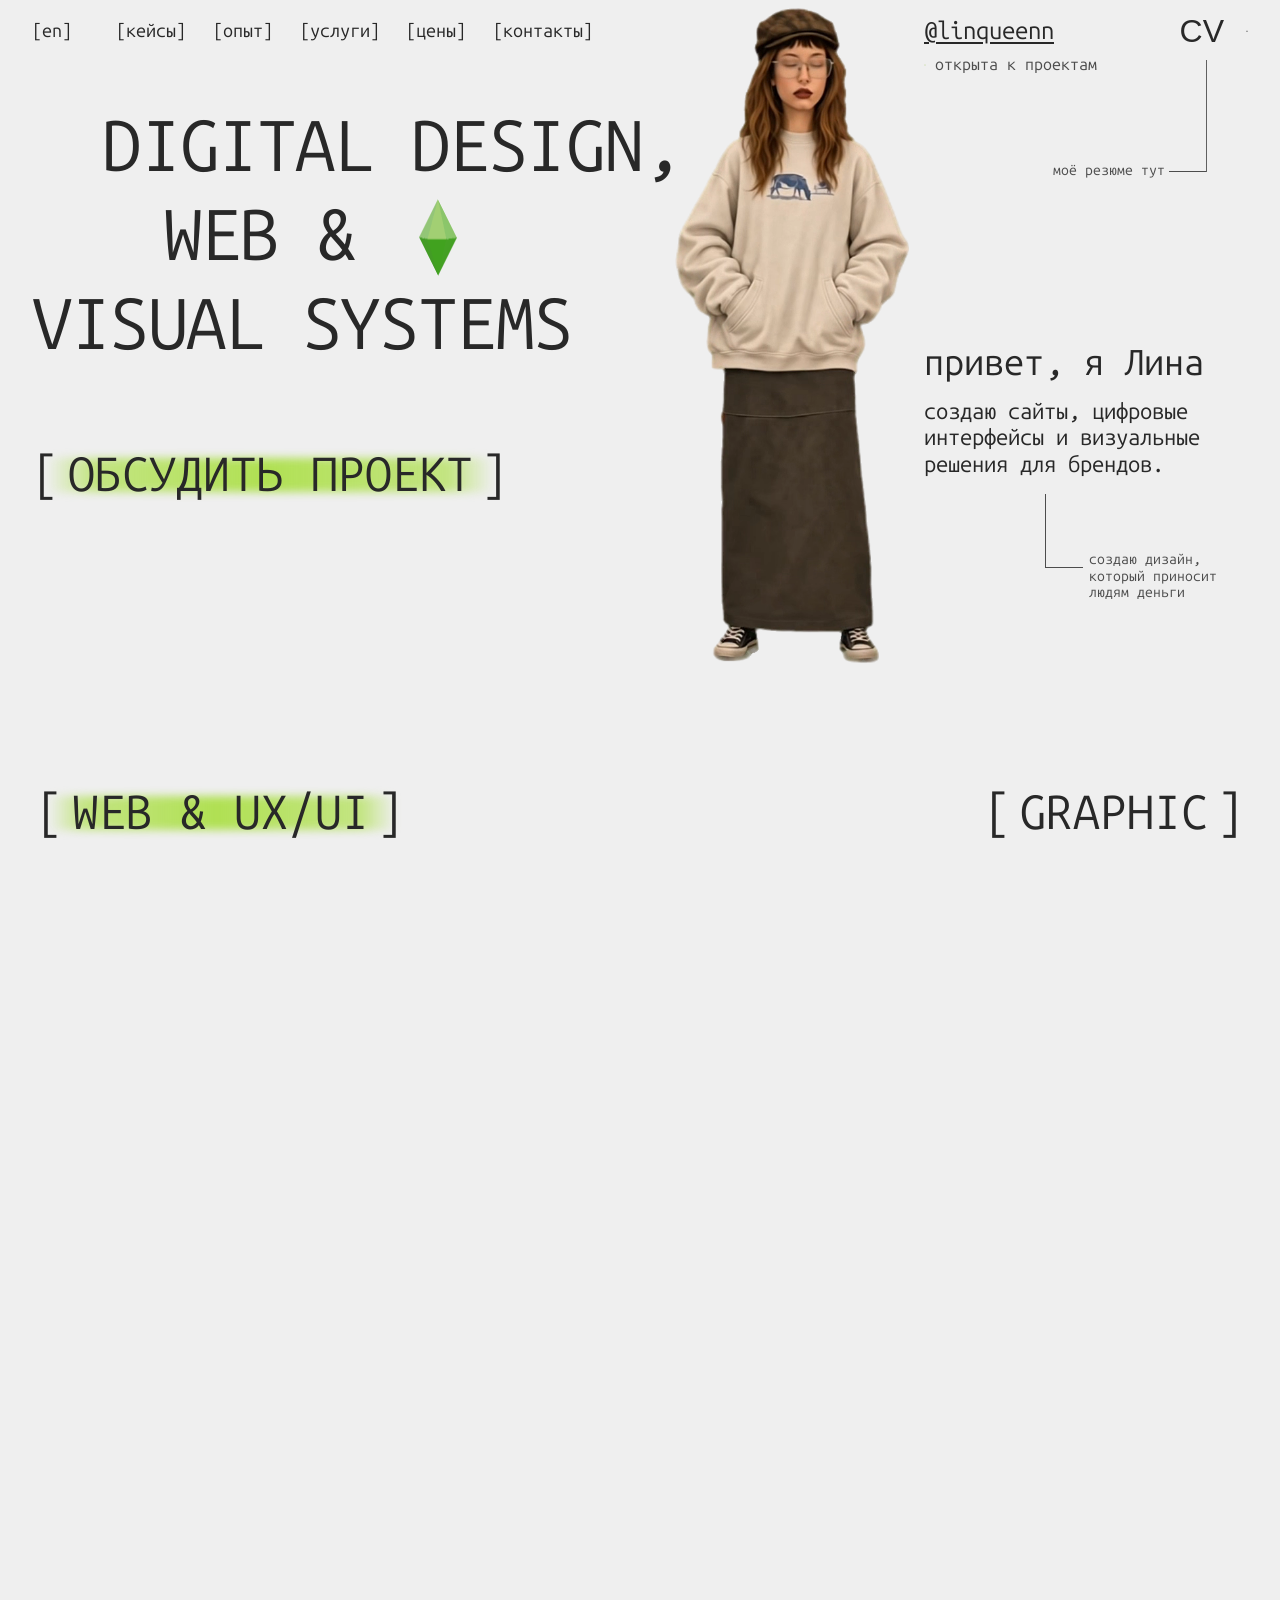
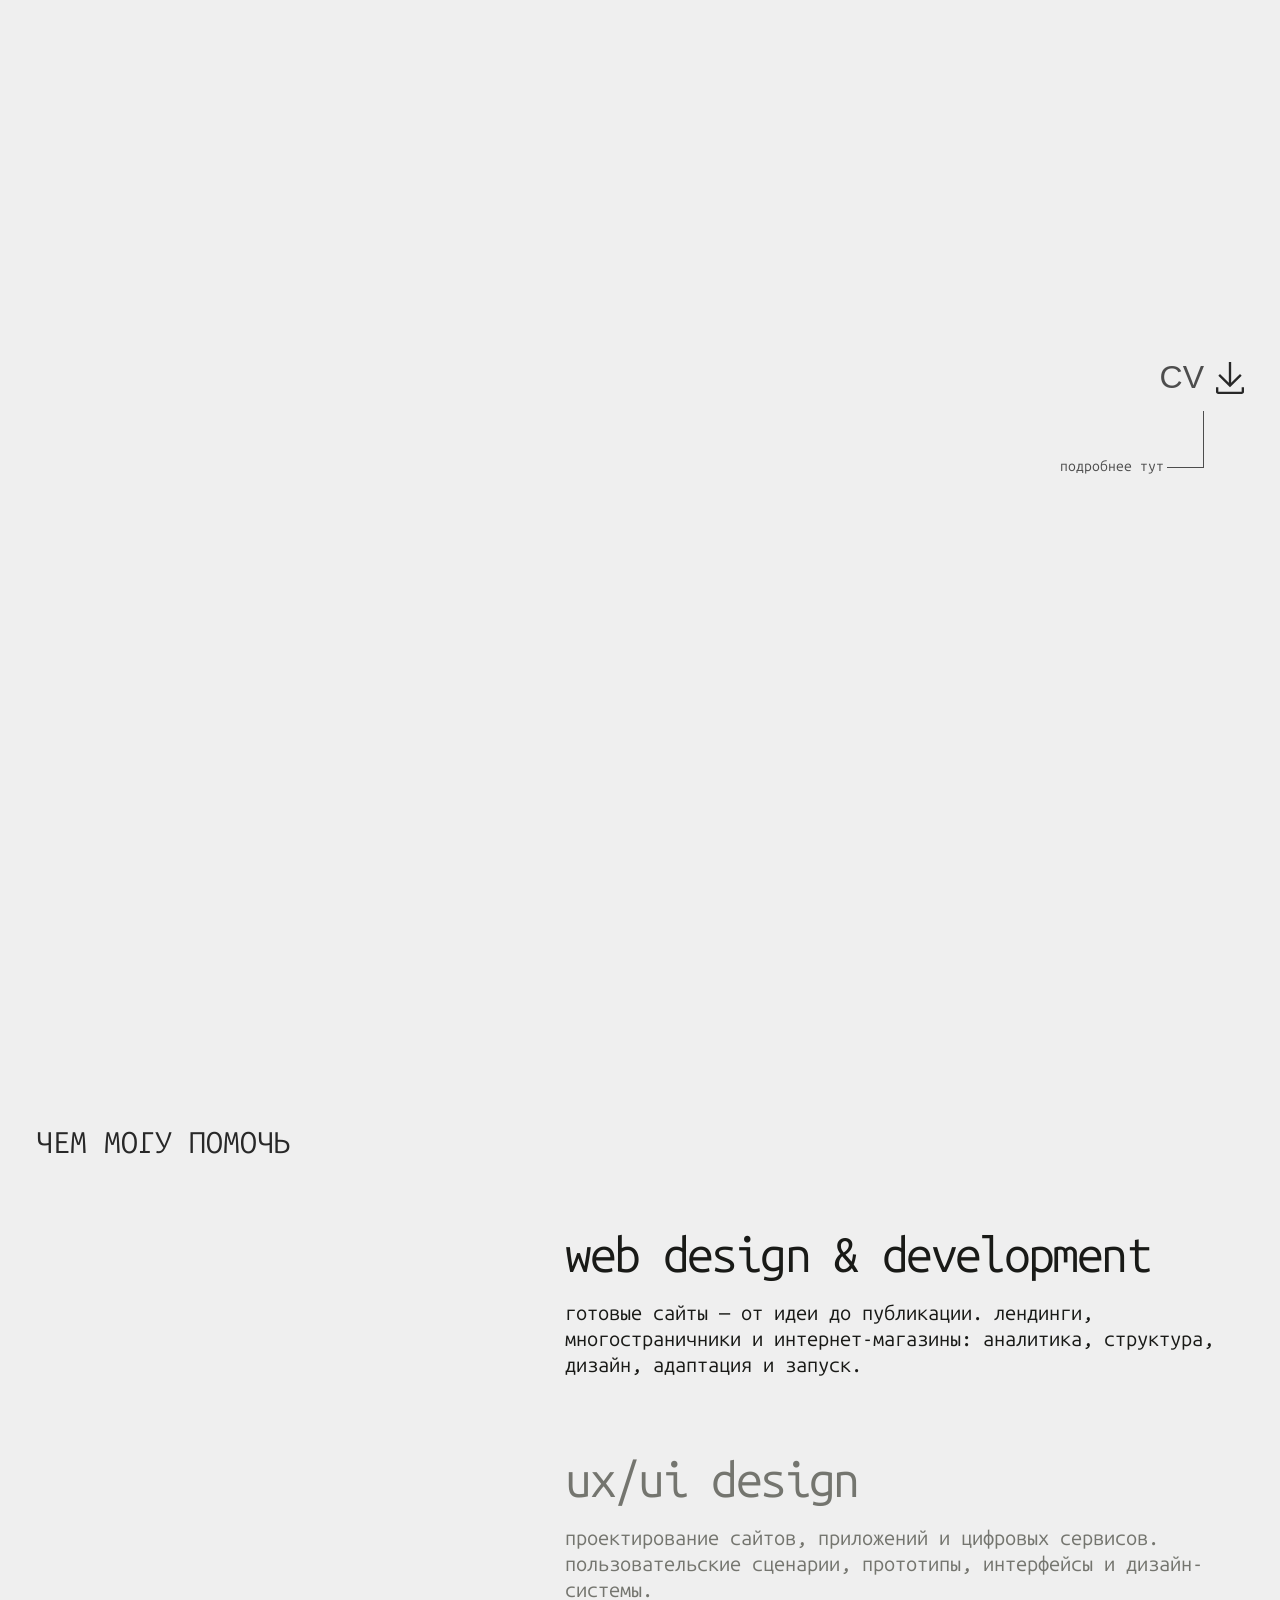
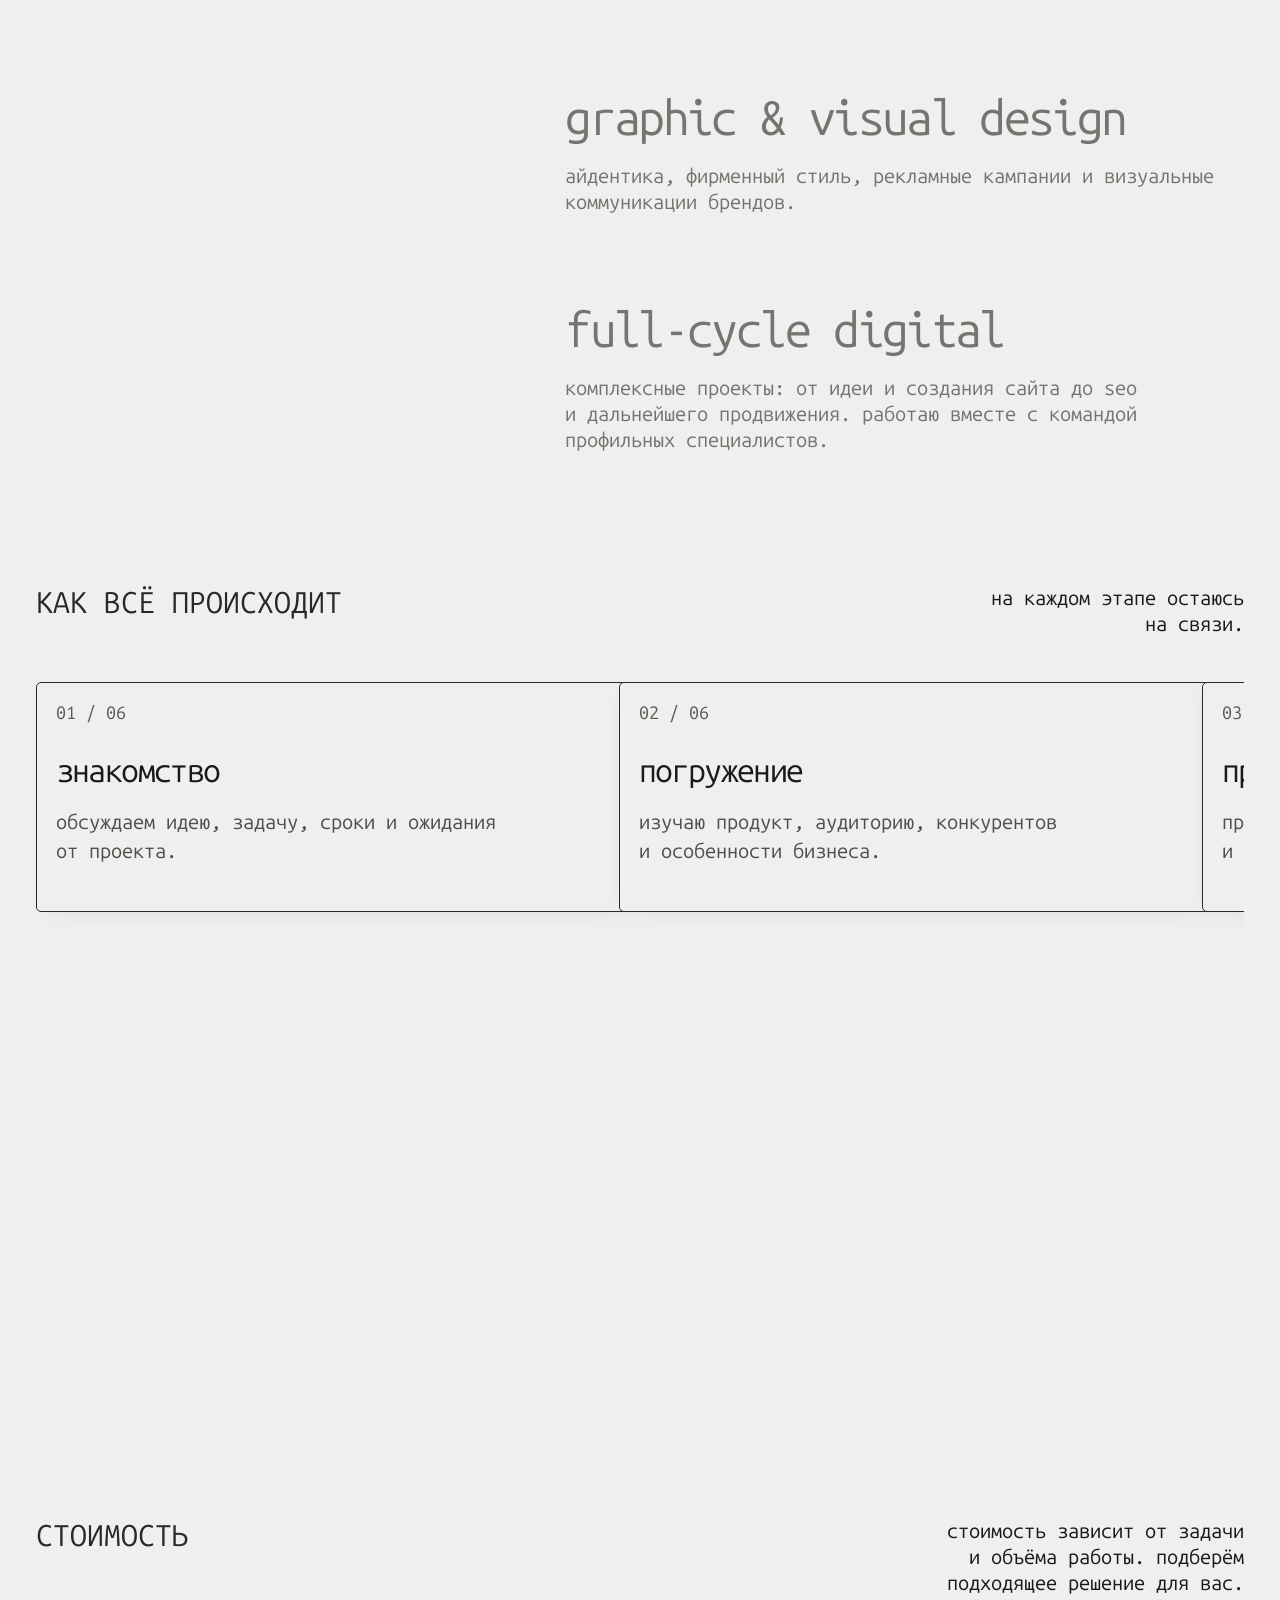
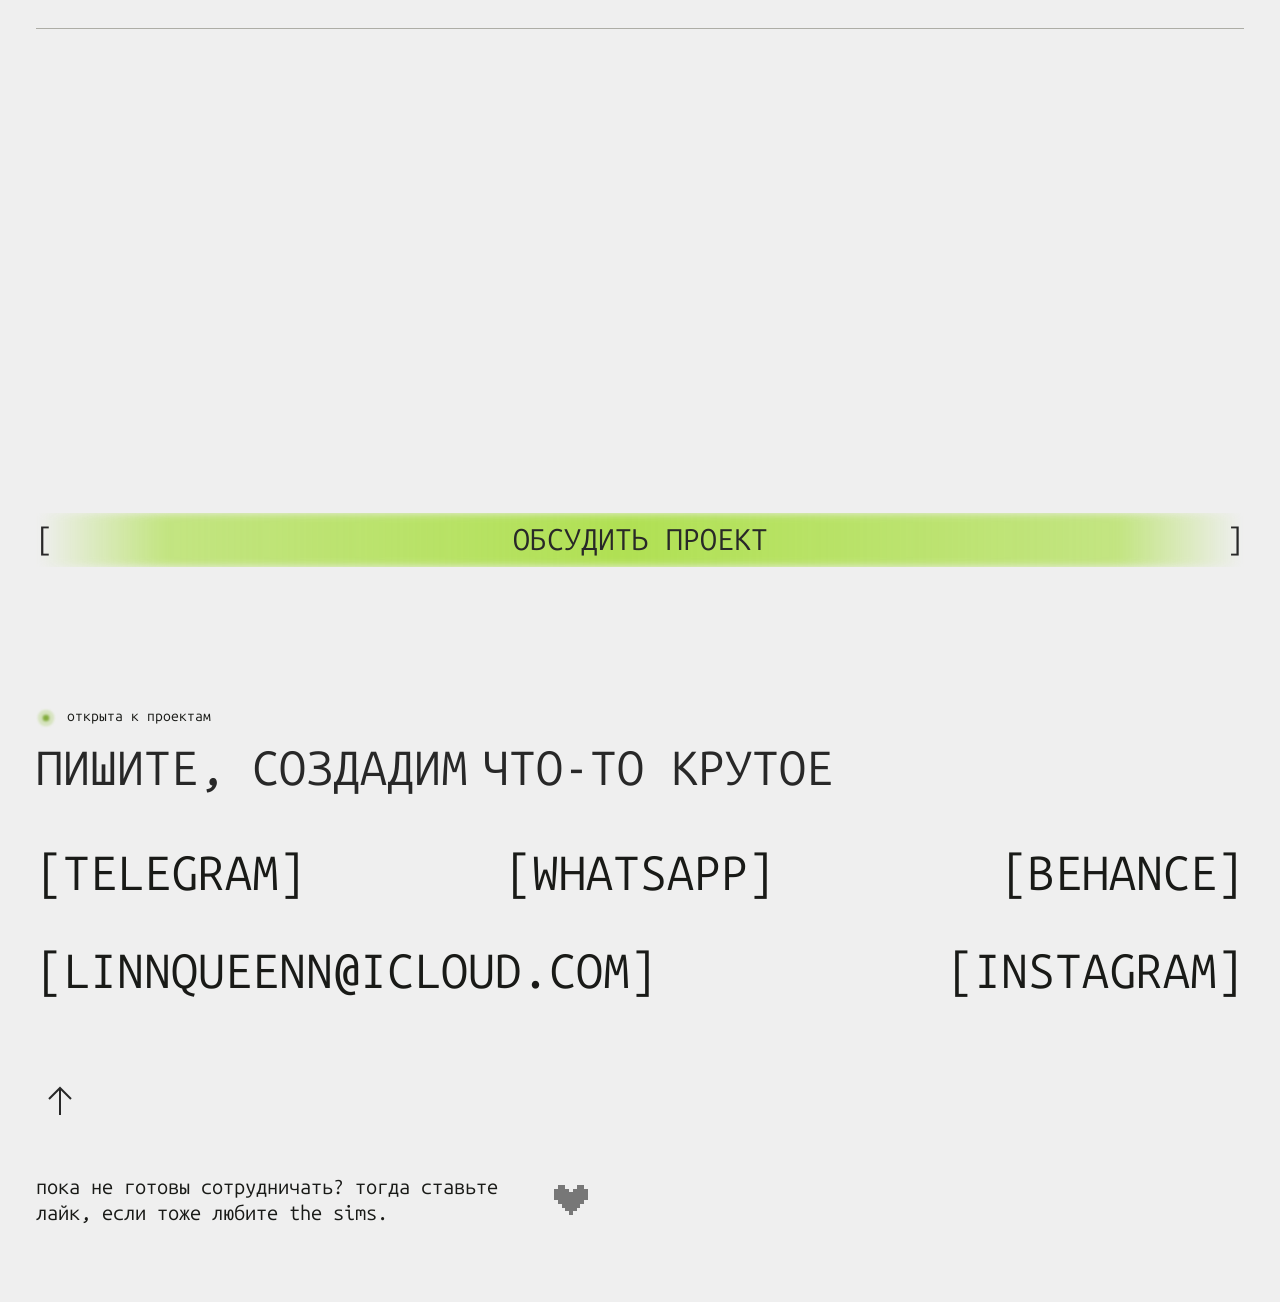
<file: index.html>
<!doctype html>
<html lang="ru">
<head>
<meta charset="utf-8">
<meta name="viewport" content="width=device-width,initial-scale=1">
<meta name="description" content="Лина Ханнанова — UX/UI, веб- и графический дизайнер.">
<title>linqueenn — Лина Ханнанова</title>
<link rel="stylesheet" href="https://fonts.googleapis.com/css2?family=Golos+Text:wght@400;500;600;700&family=IBM+Plex+Mono:wght@400;500&display=swap">
<link rel="stylesheet" href="style.css">
<link rel="preload" href="assets/home/ubuntu-sans-mono.ttf" as="font" type="font/ttf" crossorigin>
<link rel="stylesheet" href="home.css?v=20261128-tablet-bilingual">
<link rel="stylesheet" href="work.css?v=20261127-graphic-previews">
<link rel="stylesheet" href="about.css?v=20261127-desktop-copy-break">
<script src="typography.js?v=20261127-wrap" defer></script>
<script src="home.js?v=20261128-tablet-bilingual" defer></script>
<script src="work.js?v=20261128-release" defer></script>
<script src="about.js?v=20261128-tablet-bilingual" defer></script>
<link rel="stylesheet" href="remaining.css?v=20261128-tablet-bilingual">
<link rel="stylesheet" href="typography.css?v=20261128-mobile-hero">
<link rel="stylesheet" href="case-study.css?v=20261127-case-content">
<script src="case-study.js?v=20261128-tablet-bilingual" defer></script>
<script src="case-roma.js?v=20261128-tablet-bilingual" defer></script>
<link rel="stylesheet" href="case-vinyl.css?v=20261128-catalog">
<script src="case-vinyl.js?v=20261128-release" defer></script>
<link rel="stylesheet" href="case-choreo.css?v=20261128-gallery-grid">
<script src="case-choreo.js?v=20261128-tablet-bilingual" defer></script>
<script src="case-dixon.js?v=20261128-tablet-bilingual" defer></script>
<link rel="stylesheet" href="case-zen.css?v=20261128-mobile-cover">
<script src="case-zen.js?v=20261128-tablet-bilingual" defer></script>
<script src="remaining-content.js?v=20261128-tablet-bilingual" defer></script>
<script src="service-collages.js?v=20261128-tablet-bilingual" defer></script>
<script src="remaining.js?v=20261128-tablet-bilingual" defer></script>
<script src="site.js?v=20261128-release" defer></script>
<script src="analytics.js?v=20261127" defer></script>
<script type="importmap">{"imports":{"three":"./assets/vendor/three/three.module.js"}}</script>

</head>
<body>
<header class="header">
 <a class="logo" href="./">[linqueenn]</a>
 <nav aria-label="Навигация" id="nav"></nav>
 <div class="tools"><a id="header-cv-view" href="assets/Lina_Khannanova_CV_RU.pdf" target="_blank" rel="noopener">CV</a><a id="header-cv" href="assets/Lina_Khannanova_CV_RU.pdf" download>↓</a><button id="language" type="button"></button></div>
</header>
<main id="app"></main>
</body>
</html>
</file>
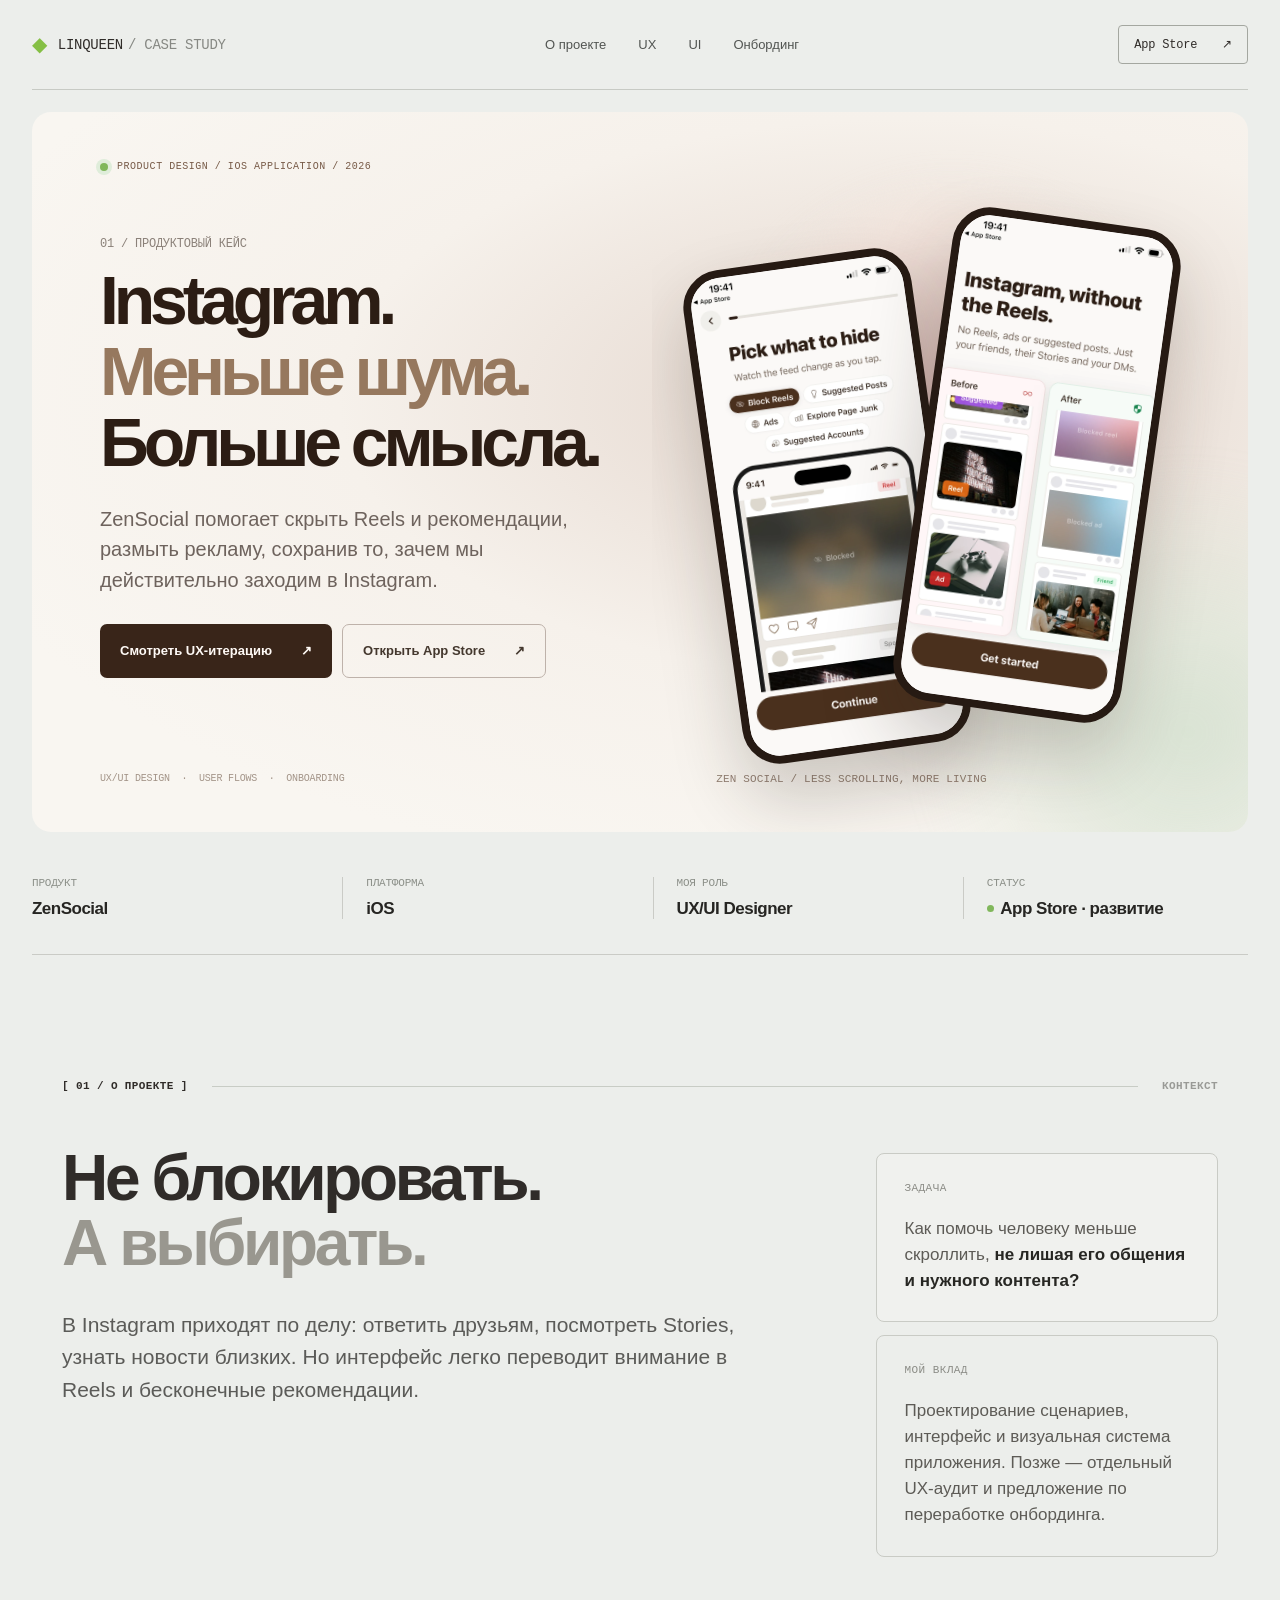
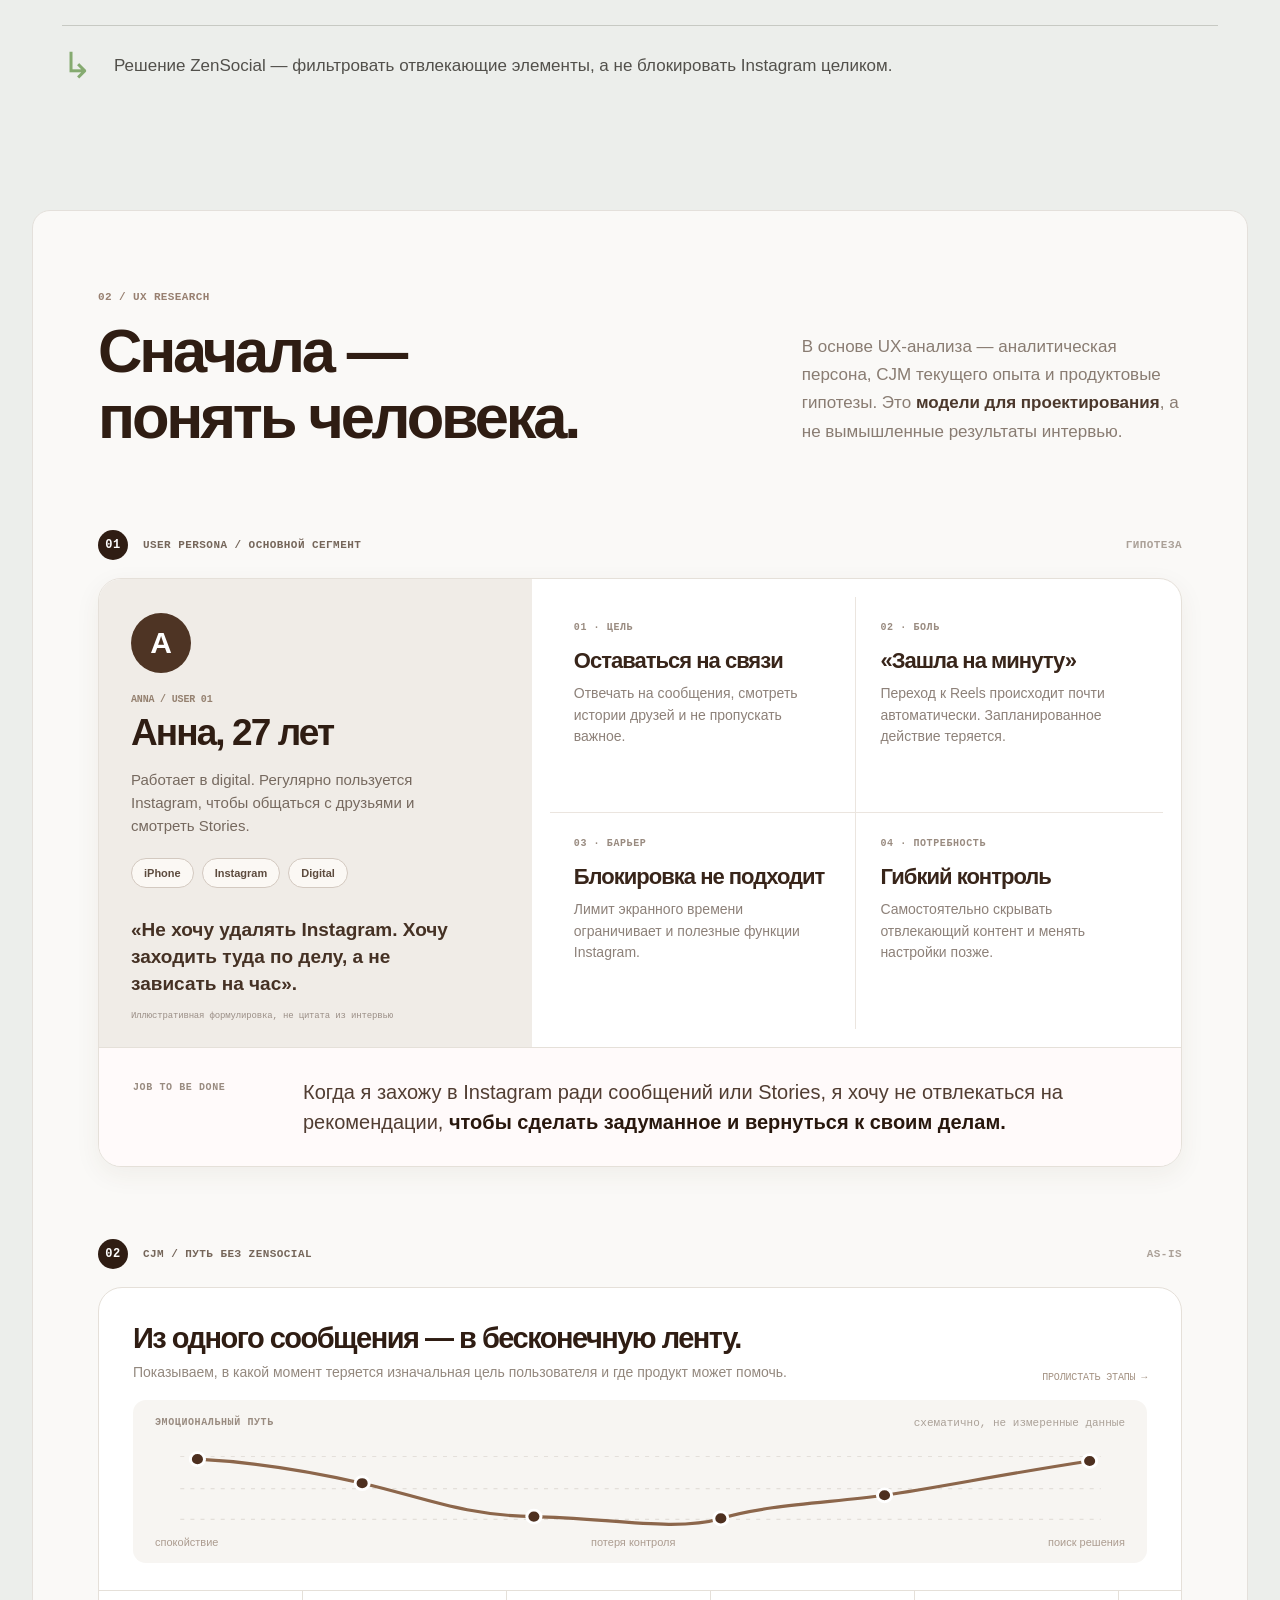
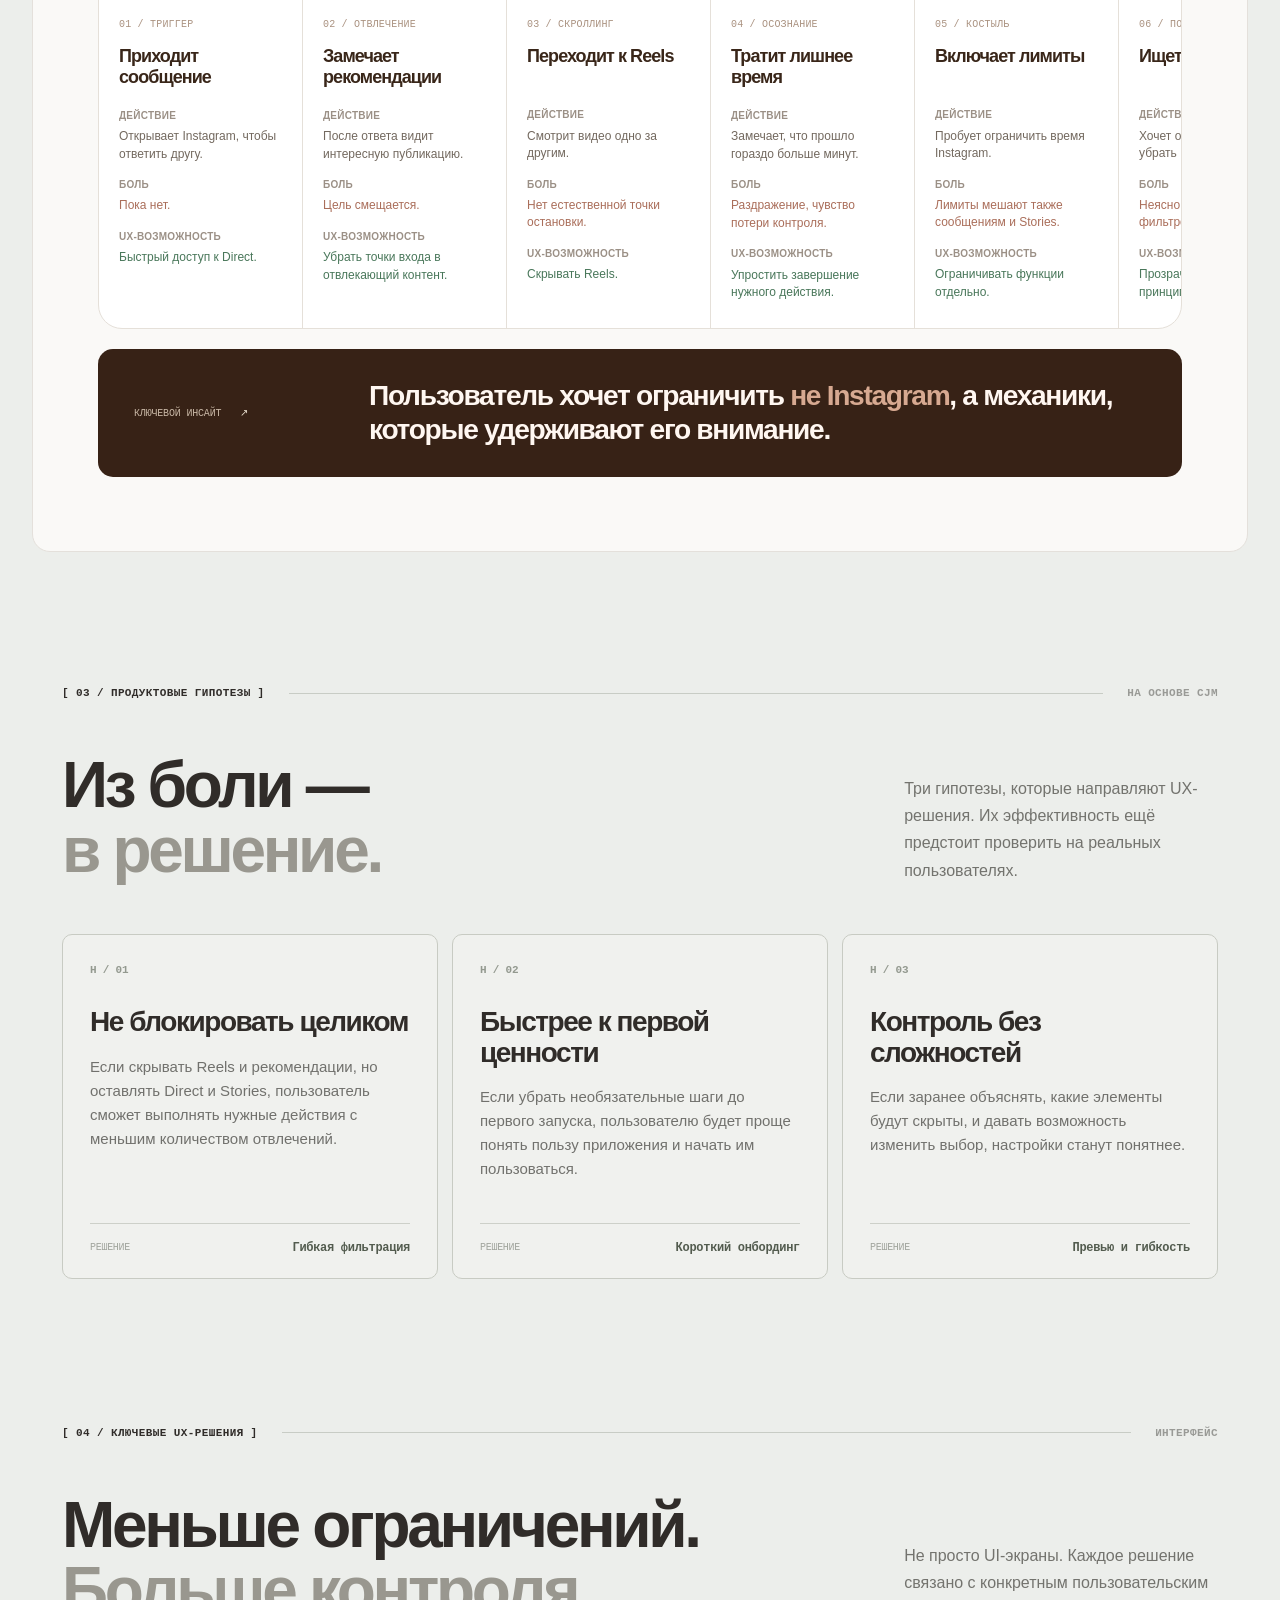
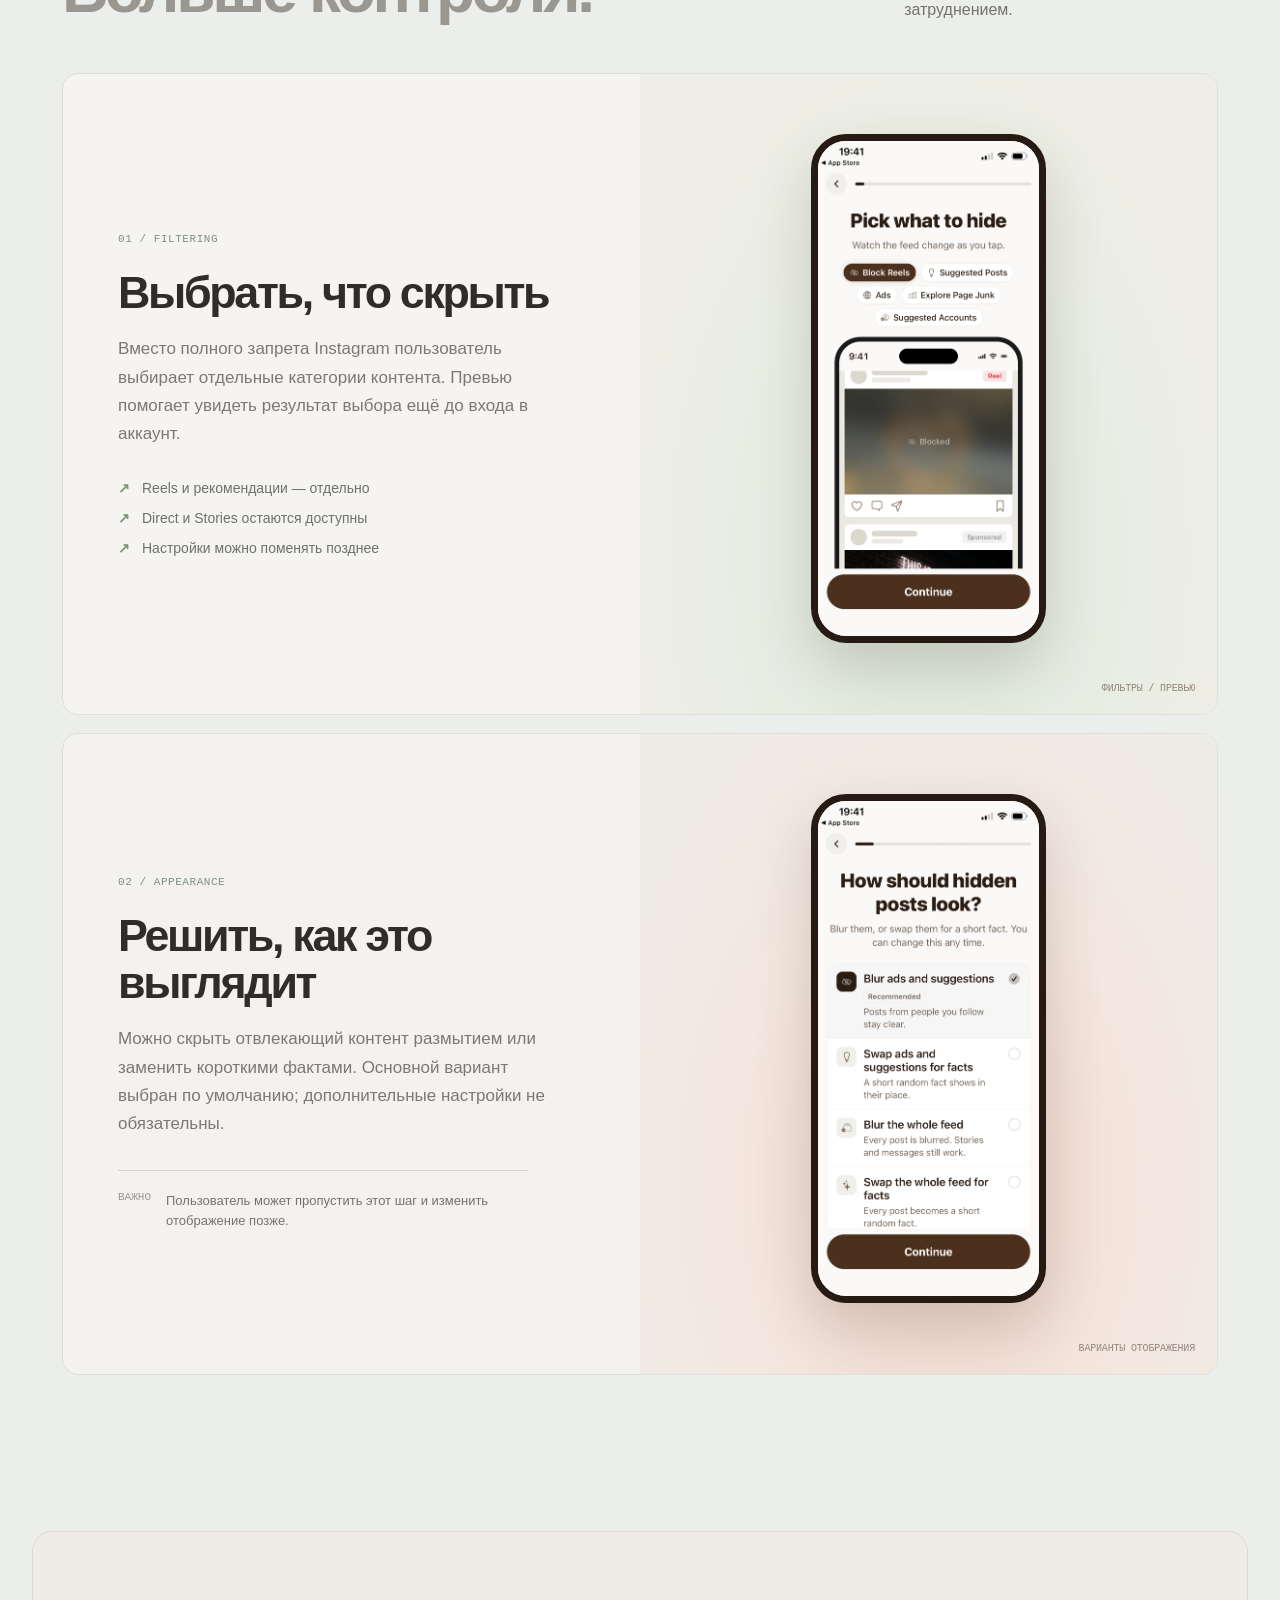
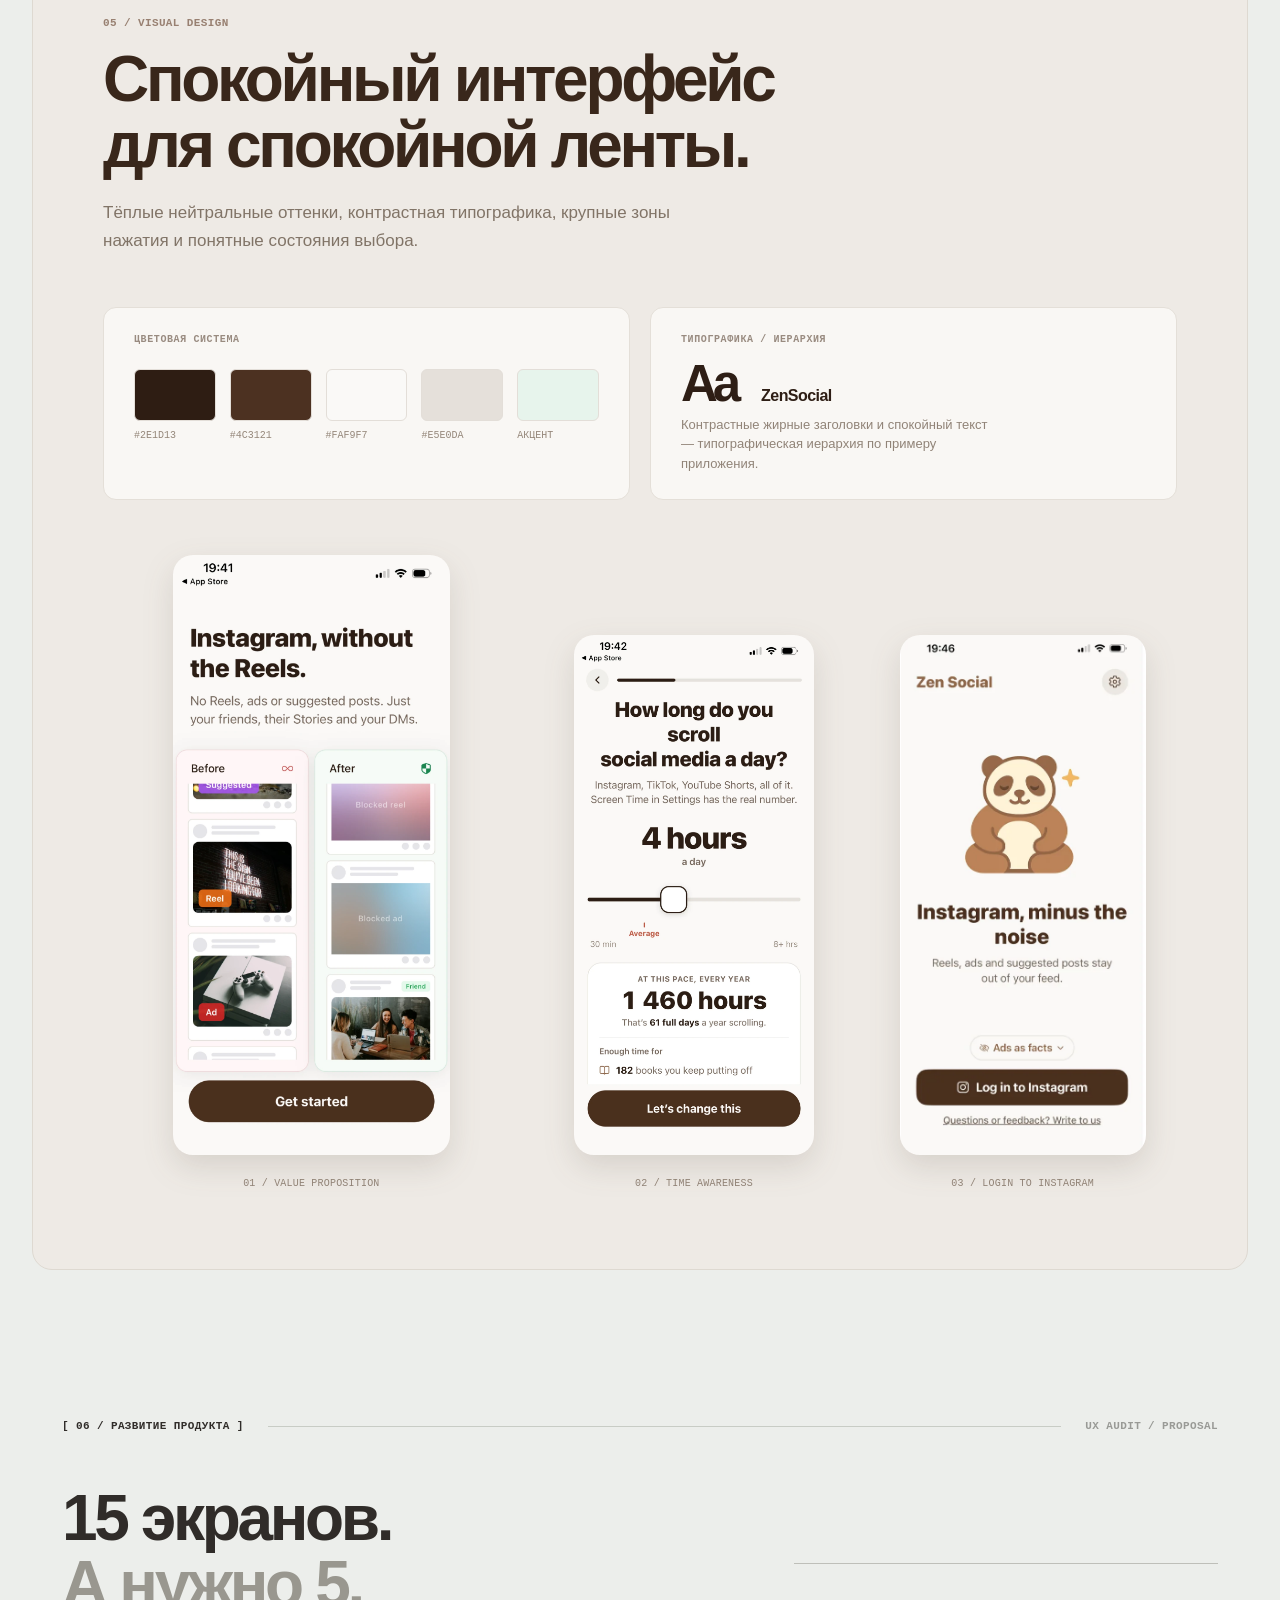
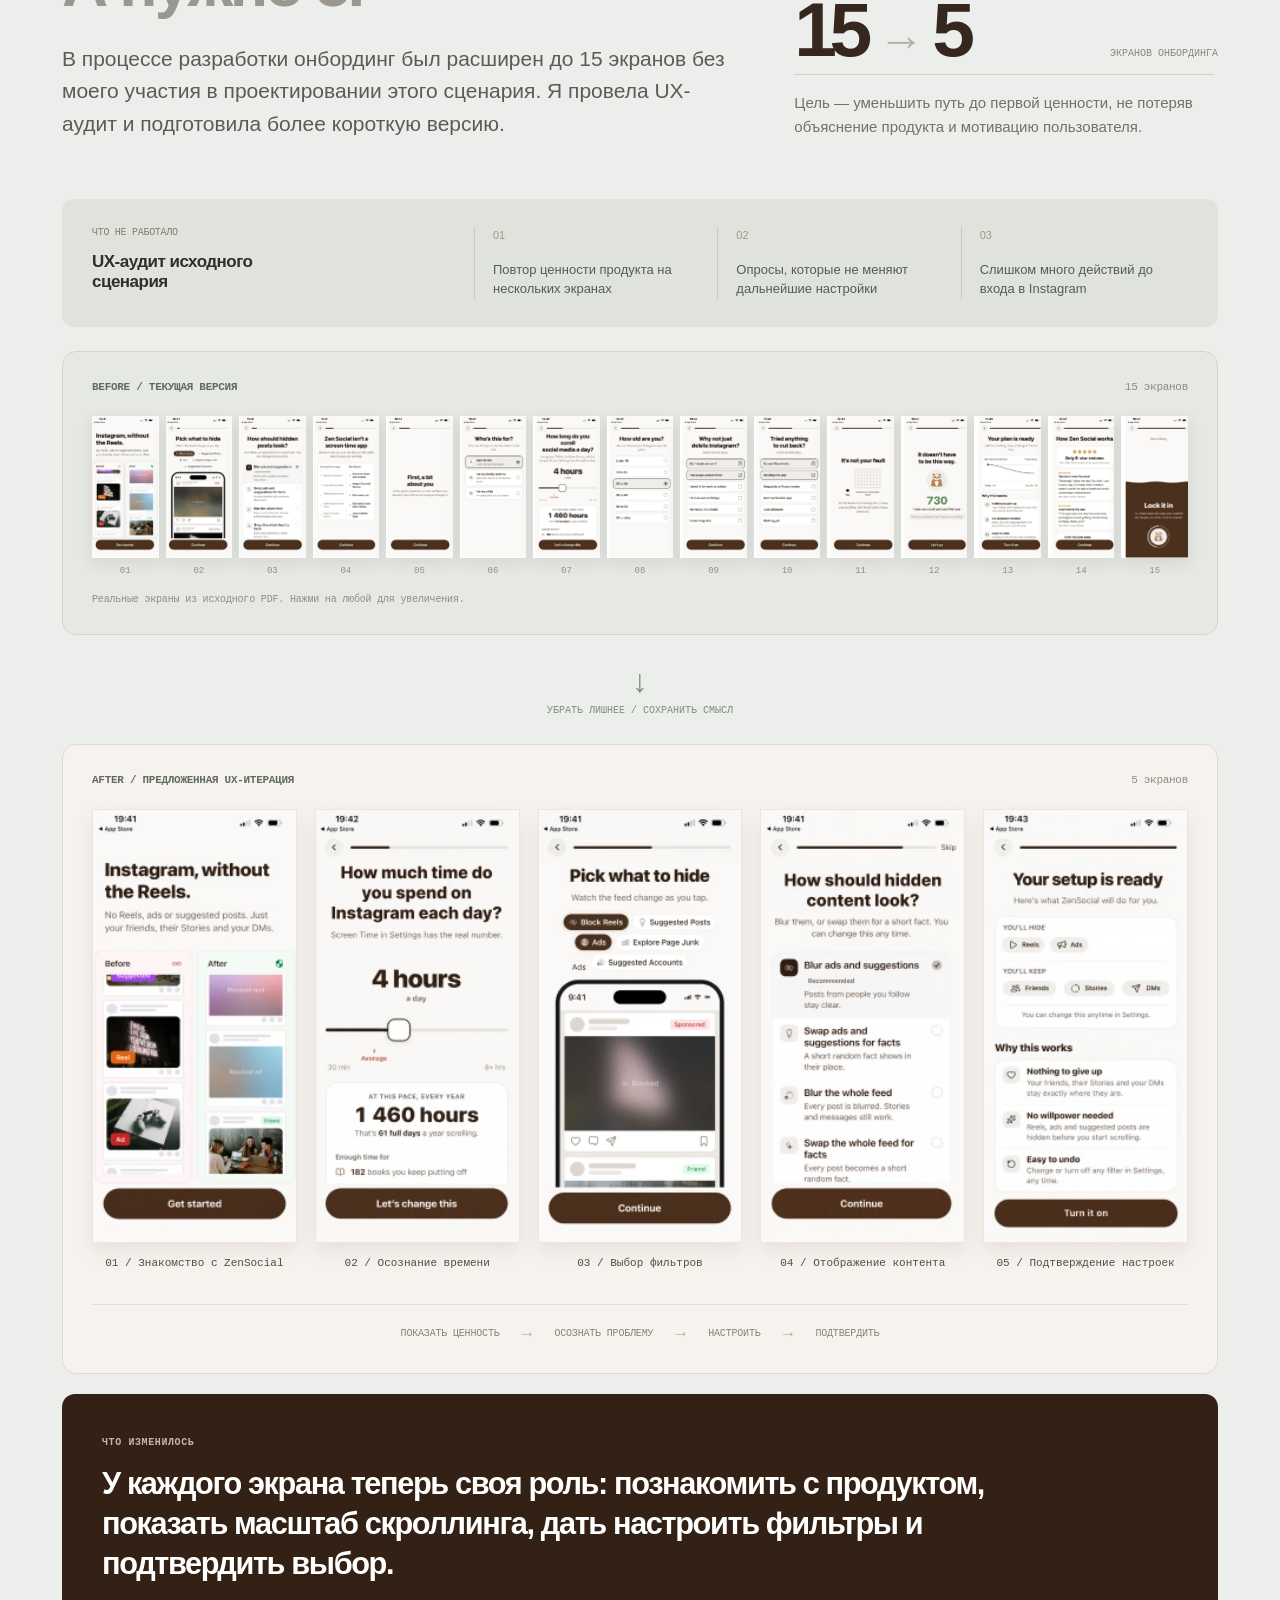
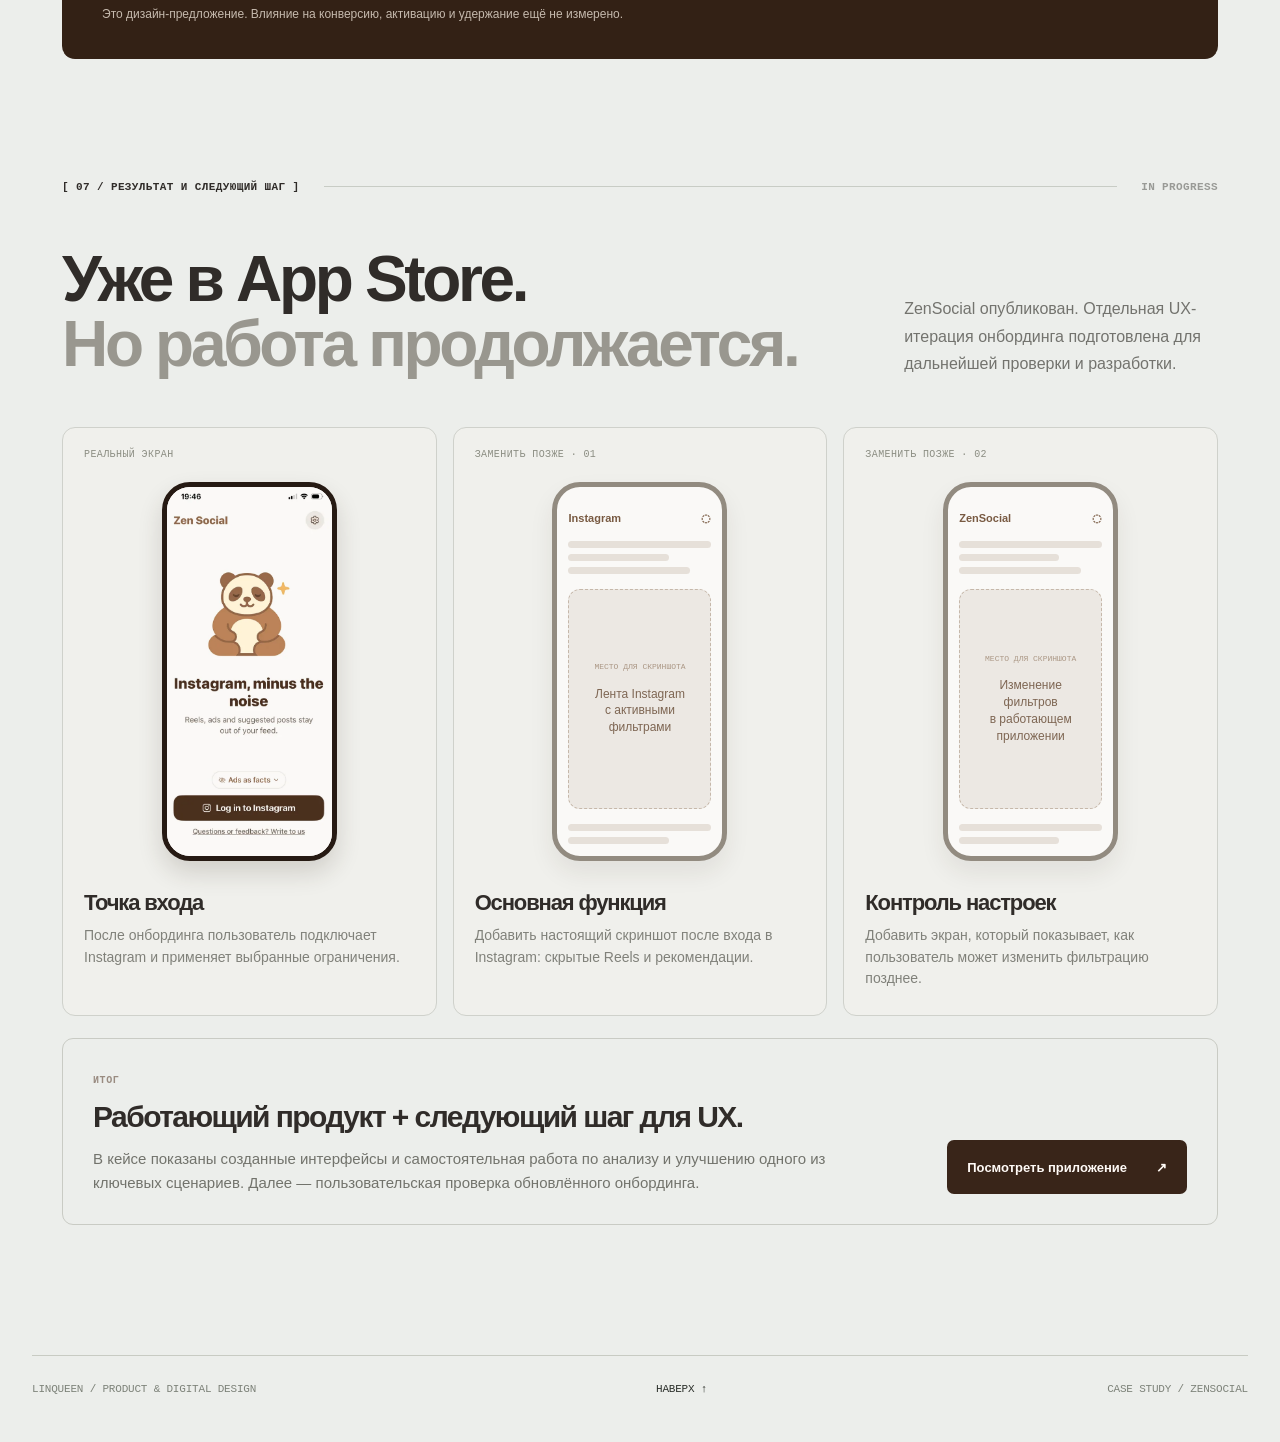
<file: references/zensocial_case/index.html>
<!doctype html>
<html lang="ru">
<head>
  <meta charset="UTF-8"/>
  <meta name="viewport" content="width=device-width, initial-scale=1"/>
  <meta name="theme-color" content="#edeeeb"/>
  <meta name="description" content="Кейс ZenSocial — продуктовый UX/UI дизайн, исследование пользовательского сценария и оптимизация онбординга."/>
  <title>ZenSocial — UX/UI Case Study · Portfolio</title>
  <link rel="stylesheet" href="styles.css"/>
</head>
<body id="top">
  <div id="scroll-line" aria-hidden="true"></div>
  <header class="site-header">
    <a class="portfolio-brand" href="#top" aria-label="В начало кейса"><span class="brand-gem">◆</span> LINQUEEN <span class="muted-ink">/ CASE STUDY</span></a>
    <nav class="site-links" aria-label="Разделы кейса">
      <a href="#about">О проекте</a><a href="#research">UX</a><a href="#ui">UI</a><a href="#iteration">Онбординг</a>
    </nav>
    <a href="https://apps.apple.com/ru/app/zensocial-reels-blocker/id6745687265" rel="noopener noreferrer" target="_blank" class="external-link">App Store <span aria-hidden="true">↗</span></a>
  </header>

  <main>
    <!-- HERO / actual ZenSocial screenshots, no generated replacement UI -->
    <section class="hero wide" aria-labelledby="hero-title">
      <div class="hero-copy">
        <div class="kicker dark-kicker"><span class="status-dot"></span> PRODUCT DESIGN / IOS APPLICATION / 2026</div>
        <div class="case-index">01 / ПРОДУКТОВЫЙ КЕЙС</div>
        <h1 id="hero-title">Instagram.<br><em>Меньше шума.</em><br>Больше смысла.</h1>
        <p class="hero-lead">ZenSocial помогает скрыть Reels и рекомендации, размыть рекламу, сохранив то, зачем мы действительно заходим в Instagram.</p>
        <div class="hero-actions">
          <a class="btn btn-dark" href="#iteration">Смотреть UX-итерацию <span>↗</span></a>
          <a class="btn btn-ghost" href="https://apps.apple.com/ru/app/zensocial-reels-blocker/id6745687265" rel="noopener noreferrer" target="_blank">Открыть App Store <span>↗</span></a>
        </div>
        <div class="hero-footnote mono">UX/UI DESIGN&nbsp; · &nbsp;USER FLOWS&nbsp; · &nbsp;ONBOARDING</div>
      </div>
      <div class="hero-visual" aria-label="Оригинальные экраны приложения ZenSocial">
        <div class="hero-glow hero-glow-1"></div><div class="hero-glow hero-glow-2"></div>
        <div class="hero-phone hero-phone-back phone"><img src="assets/source_filters.webp" alt="ZenSocial: выбор фильтров" /></div>
        <div class="hero-phone hero-phone-front phone"><img src="assets/cover_before_after.webp" alt="ZenSocial: Instagram без Reels, сравнение до и после" /></div>
        <div class="hero-caption mono">ZEN SOCIAL / LESS SCROLLING, MORE LIVING</div>
      </div>
    </section>

    <div class="facts wide" aria-label="Данные о проекте">
      <div><span>ПРОДУКТ</span><strong>ZenSocial</strong></div>
      <div><span>ПЛАТФОРМА</span><strong>iOS</strong></div>
      <div><span>МОЯ РОЛЬ</span><strong>UX/UI Designer</strong></div>
      <div><span>СТАТУС</span><strong><span class="small-dot"></span> App Store · развитие</strong></div>
    </div>

    <!-- 01 ABOUT -->
    <section class="section section-about" id="about">
      <div class="section-top"><span class="eyebrow">[ 01 / О ПРОЕКТЕ ]</span><span class="section-rule"></span><span class="eyebrow light">КОНТЕКСТ</span></div>
      <div class="about-grid">
        <div>
          <h2>Не блокировать.<br><span class="heading-soft">А выбирать.</span></h2>
          <p class="large-p">В Instagram приходят по делу: ответить друзьям, посмотреть Stories, узнать новости близких. Но интерфейс легко переводит внимание в Reels и бесконечные рекомендации.</p>
        </div>
        <div class="about-side">
          <div class="about-card"><span class="card-eyebrow">ЗАДАЧА</span><p>Как помочь человеку меньше скроллить, <strong>не лишая его общения и нужного контента?</strong></p></div>
          <div class="about-card secondary"><span class="card-eyebrow">МОЙ ВКЛАД</span><p>Проектирование сценариев, интерфейс и визуальная система приложения. Позже — отдельный UX-аудит и предложение по переработке онбординга.</p></div>
        </div>
      </div>
      <div class="intro-line"><span class="symbol-symbol">↳</span><span>Решение ZenSocial — фильтровать отвлекающие элементы, а не блокировать Instagram целиком.</span></div>
    </section>

    <!-- 02 RESEARCH / strongly styled like ZenSocial app -->
    <section class="research-panel wide" id="research">
      <div class="panel-header">
        <div><div class="eyebrow app-eyebrow">02 / UX RESEARCH</div><h2>Сначала —<br>понять человека.</h2></div>
        <p>В основе UX-анализа — аналитическая персона, CJM текущего опыта и продуктовые гипотезы. Это <b>модели для проектирования</b>, а не вымышленные результаты интервью.</p>
      </div>

      <div class="research-label"><span class="dark-pill">01</span><span>USER PERSONA / ОСНОВНОЙ СЕГМЕНТ</span><span class="muted-research">ГИПОТЕЗА</span></div>
      <div class="persona-card">
        <div class="persona-lead">
          <div class="avatar-circle">А</div>
          <div class="persona-id">ANNA / USER 01</div>
          <h3>Анна, 27 лет</h3>
          <p>Работает в digital. Регулярно пользуется Instagram, чтобы общаться с друзьями и смотреть Stories.</p>
          <div class="pills"><span>iPhone</span><span>Instagram</span><span>Digital</span></div>
          <div class="persona-quote">«Не хочу удалять Instagram. Хочу заходить туда по делу, а не зависать на час».</div>
          <small>Иллюстративная формулировка, не цитата из интервью</small>
        </div>
        <div class="persona-body">
          <div class="persona-block"><div class="mini-tag">01 · ЦЕЛЬ</div><h4>Оставаться на связи</h4><p>Отвечать на сообщения, смотреть истории друзей и не пропускать важное.</p></div>
          <div class="persona-block"><div class="mini-tag">02 · БОЛЬ</div><h4>«Зашла на минуту»</h4><p>Переход к Reels происходит почти автоматически. Запланированное действие теряется.</p></div>
          <div class="persona-block"><div class="mini-tag">03 · БАРЬЕР</div><h4>Блокировка не подходит</h4><p>Лимит экранного времени ограничивает и полезные функции Instagram.</p></div>
          <div class="persona-block"><div class="mini-tag">04 · ПОТРЕБНОСТЬ</div><h4>Гибкий контроль</h4><p>Самостоятельно скрывать отвлекающий контент и менять настройки позже.</p></div>
        </div>
        <div class="jtbd"><span class="mini-tag">JOB TO BE DONE</span><p>Когда я захожу в Instagram ради сообщений или Stories, я хочу не отвлекаться на рекомендации, <strong>чтобы сделать задуманное и вернуться к своим делам.</strong></p></div>
      </div>

      <div class="research-label cjm-heading"><span class="dark-pill">02</span><span>CJM / ПУТЬ БЕЗ ZENSOCIAL</span><span class="muted-research">AS-IS</span></div>
      <div class="journey-card">
        <div class="journey-intro"><div><h3>Из одного сообщения — в бесконечную ленту.</h3><p>Показываем, в какой момент теряется изначальная цель пользователя и где продукт может помочь.</p></div><div class="scroll-hint mono">ПРОЛИСТАТЬ ЭТАПЫ →</div></div>
        <div class="mood-card" role="img" aria-label="Гипотетический эмоциональный путь: в начале спокойствие, затем падение при скроллинге и ограничениях, в конце надежда на решение">
          <div class="mood-head"><span class="mini-tag">ЭМОЦИОНАЛЬНЫЙ ПУТЬ</span><span class="muted-research">схематично, не измеренные данные</span></div>
          <svg viewBox="0 0 960 108" preserveAspectRatio="none" aria-hidden="true">
            <line x1="25" y1="22" x2="936" y2="22" stroke="#ded9d2" stroke-width="1" stroke-dasharray="4 6"/><line x1="25" y1="57" x2="936" y2="57" stroke="#ded9d2" stroke-width="1" stroke-dasharray="4 6"/><line x1="25" y1="90" x2="936" y2="90" stroke="#ded9d2" stroke-width="1" stroke-dasharray="4 6"/>
            <path d="M42 25 C95 28 145 36 205 51 S305 86 375 87 S515 104 560 89 S670 72 722 64 S835 42 925 27" fill="none" stroke="#8c664b" stroke-width="3.4" stroke-linejoin="round" stroke-linecap="round"/>
            <g fill="#4e3020" stroke="#fff" stroke-width="3"><circle cx="42" cy="25" r="7"/><circle cx="205" cy="51" r="7"/><circle cx="375" cy="87" r="7"/><circle cx="560" cy="89" r="7"/><circle cx="722" cy="64" r="7"/><circle cx="925" cy="27" r="7"/></g>
          </svg>
          <div class="mood-labels"><span>спокойствие</span><span>потеря контроля</span><span>поиск решения</span></div>
        </div>
        <div class="journey-scroll" tabindex="0" aria-label="Шесть этапов пользовательского пути; прокрутите горизонтально">
          <article class="journey-step"><span class="step-counter">01 / ТРИГГЕР</span><h4>Приходит сообщение</h4><p><b>Действие</b> Открывает Instagram, чтобы ответить другу.</p><p class="pain"><b>Боль</b> Пока нет.</p><p class="opportunity"><b>UX-возможность</b> Быстрый доступ к Direct.</p></article>
          <article class="journey-step"><span class="step-counter">02 / ОТВЛЕЧЕНИЕ</span><h4>Замечает рекомендации</h4><p><b>Действие</b> После ответа видит интересную публикацию.</p><p class="pain"><b>Боль</b> Цель смещается.</p><p class="opportunity"><b>UX-возможность</b> Убрать точки входа в отвлекающий контент.</p></article>
          <article class="journey-step"><span class="step-counter">03 / СКРОЛЛИНГ</span><h4>Переходит к Reels</h4><p><b>Действие</b> Смотрит видео одно за другим.</p><p class="pain"><b>Боль</b> Нет естественной точки остановки.</p><p class="opportunity"><b>UX-возможность</b> Скрывать Reels.</p></article>
          <article class="journey-step"><span class="step-counter">04 / ОСОЗНАНИЕ</span><h4>Тратит лишнее время</h4><p><b>Действие</b> Замечает, что прошло гораздо больше минут.</p><p class="pain"><b>Боль</b> Раздражение, чувство потери контроля.</p><p class="opportunity"><b>UX-возможность</b> Упростить завершение нужного действия.</p></article>
          <article class="journey-step"><span class="step-counter">05 / КОСТЫЛЬ</span><h4>Включает лимиты</h4><p><b>Действие</b> Пробует ограничить время Instagram.</p><p class="pain"><b>Боль</b> Лимиты мешают также сообщениям и Stories.</p><p class="opportunity"><b>UX-возможность</b> Ограничивать функции отдельно.</p></article>
          <article class="journey-step"><span class="step-counter">06 / ПОИСК</span><h4>Ищет альтернативу</h4><p><b>Действие</b> Хочет оставить общение, но убрать Reels.</p><p class="pain"><b>Боль</b> Неясно, можно ли фильтровать безопасно.</p><p class="opportunity"><b>UX-возможность</b> Прозрачно объяснить принцип работы.</p></article>
        </div>
      </div>

      <div class="insight-bar"><span class="insight-label">КЛЮЧЕВОЙ ИНСАЙТ <span>↗</span></span><p>Пользователь хочет ограничить <em>не Instagram</em>, а механики, которые удерживают его внимание.</p></div>
    </section>

    <!-- 03 HYPOTHESES -->
    <section class="section hypotheses" id="hypotheses">
      <div class="section-top"><span class="eyebrow">[ 03 / ПРОДУКТОВЫЕ ГИПОТЕЗЫ ]</span><span class="section-rule"></span><span class="eyebrow light">НА ОСНОВЕ CJM</span></div>
      <div class="section-head-grid"><h2>Из боли —<br><span class="heading-soft">в решение.</span></h2><p class="section-aside">Три гипотезы, которые направляют UX-решения. Их эффективность ещё предстоит проверить на реальных пользователях.</p></div>
      <div class="hypothesis-grid">
        <article class="hypo"><span class="hypo-id">H / 01</span><h3>Не блокировать целиком</h3><p>Если скрывать Reels и рекомендации, но оставлять Direct и Stories, пользователь сможет выполнять нужные действия с меньшим количеством отвлечений.</p><div class="hypo-footer"><span>РЕШЕНИЕ</span><b>Гибкая фильтрация</b></div></article>
        <article class="hypo"><span class="hypo-id">H / 02</span><h3>Быстрее к первой ценности</h3><p>Если убрать необязательные шаги до первого запуска, пользователю будет проще понять пользу приложения и начать им пользоваться.</p><div class="hypo-footer"><span>РЕШЕНИЕ</span><b>Короткий онбординг</b></div></article>
        <article class="hypo"><span class="hypo-id">H / 03</span><h3>Контроль без сложностей</h3><p>Если заранее объяснять, какие элементы будут скрыты, и давать возможность изменить выбор, настройки станут понятнее.</p><div class="hypo-footer"><span>РЕШЕНИЕ</span><b>Превью и гибкость</b></div></article>
      </div>
    </section>

    <!-- 04 UX DECISIONS -->
    <section class="section decisions" id="decisions">
      <div class="section-top"><span class="eyebrow">[ 04 / КЛЮЧЕВЫЕ UX-РЕШЕНИЯ ]</span><span class="section-rule"></span><span class="eyebrow light">ИНТЕРФЕЙС</span></div>
      <div class="section-head-grid"><h2>Меньше ограничений.<br><span class="heading-soft">Больше контроля.</span></h2><p class="section-aside">Не просто UI-экраны. Каждое решение связано с конкретным пользовательским затруднением.</p></div>
      <div class="decision-layout">
        <div class="decision-copy"><span class="num-tag">01 / FILTERING</span><h3>Выбрать, что скрыть</h3><p>Вместо полного запрета Instagram пользователь выбирает отдельные категории контента. Превью помогает увидеть результат выбора ещё до входа в аккаунт.</p><ul><li>Reels и рекомендации — отдельно</li><li>Direct и Stories остаются доступны</li><li>Настройки можно поменять позднее</li></ul></div>
        <div class="decision-visual filter-visual"><div class="device-mat"><div class="phone decision-phone"><img src="assets/source_filters.webp" alt="Оригинальный экран ZenSocial с выбором контента для скрытия"/></div></div><span class="visual-note mono">ФИЛЬТРЫ / ПРЕВЬЮ</span></div>
      </div>
      <div class="decision-layout second">
        <div class="decision-copy"><span class="num-tag">02 / APPEARANCE</span><h3>Решить, как это выглядит</h3><p>Можно скрыть отвлекающий контент размытием или заменить короткими фактами. Основной вариант выбран по умолчанию; дополнительные настройки не обязательны.</p><div class="solution-note"><span>ВАЖНО</span><p>Пользователь может пропустить этот шаг и изменить отображение позже.</p></div></div>
        <div class="decision-visual appearance-visual"><div class="device-mat"><div class="phone decision-phone"><img src="assets/source_appearance.webp" alt="Оригинальный экран ZenSocial с вариантами отображения скрытого контента"/></div></div><span class="visual-note mono">ВАРИАНТЫ ОТОБРАЖЕНИЯ</span></div>
      </div>
    </section>

    <!-- 05 VISUAL DESIGN / real screens and honest placeholder -->
    <section class="ui-section wide" id="ui">
      <div class="ui-heading"><div class="eyebrow app-eyebrow">05 / VISUAL DESIGN</div><h2>Спокойный интерфейс<br>для спокойной ленты.</h2><p>Тёплые нейтральные оттенки, контрастная типографика, крупные зоны нажатия и понятные состояния выбора.</p></div>
      <div class="ui-tools"><div class="color-system"><div class="mini-tag">ЦВЕТОВАЯ СИСТЕМА</div><div class="swatches"><div><i style="background:#2e1d13"></i><span>#2E1D13</span></div><div><i style="background:#4c3121"></i><span>#4C3121</span></div><div><i style="background:#faf9f7"></i><span>#FAF9F7</span></div><div><i style="background:#e5e0da"></i><span>#E5E0DA</span></div><div><i style="background:#e7f4ec"></i><span>АКЦЕНТ</span></div></div></div><div class="type-system"><div class="mini-tag">ТИПОГРАФИКА / ИЕРАРХИЯ</div><strong>Aa <small>ZenSocial</small></strong><span>Контрастные жирные заголовки и спокойный текст — типографическая иерархия по примеру приложения.</span></div></div>
      <div class="ui-screens">
        <div class="ui-screen big-screen"><img src="assets/cover_before_after.webp" alt="Экран Before / After ZenSocial"/><span>01 / VALUE PROPOSITION</span></div>
        <div class="ui-screen"><img src="assets/source_time.webp" alt="Экран расчёта времени в Instagram"/><span>02 / TIME AWARENESS</span></div>
        <div class="ui-screen"><img src="assets/auth_login.webp" alt="Экран входа в Instagram в ZenSocial"/><span>03 / LOGIN TO INSTAGRAM</span></div>
      </div>
    </section>

    <!-- 06 ONBOARDING ITERATION -->
    <section class="section iteration" id="iteration">
      <div class="section-top"><span class="eyebrow">[ 06 / РАЗВИТИЕ ПРОДУКТА ]</span><span class="section-rule"></span><span class="eyebrow light">UX AUDIT / PROPOSAL</span></div>
      <div class="iteration-intro"><div><h2>15 экранов.<br><span class="heading-soft">А нужно 5.</span></h2><p class="large-p">В процессе разработки онбординг был расширен до 15 экранов без моего участия в проектировании этого сценария. Я провела UX-аудит и подготовила более короткую версию.</p></div><div class="iteration-metrics"><div><strong>15 <span>→</span> 5</strong><small>ЭКРАНОВ ОНБОРДИНГА</small></div><p>Цель — уменьшить путь до первой ценности, не потеряв объяснение продукта и мотивацию пользователя.</p></div></div>
      <div class="audit-card"><div class="audit-title"><span>ЧТО НЕ РАБОТАЛО</span><b>UX-аудит исходного сценария</b></div><div class="audit-issues"><div><span>01</span> Повтор ценности продукта на нескольких экранах</div><div><span>02</span> Опросы, которые не меняют дальнейшие настройки</div><div><span>03</span> Слишком много действий до входа в Instagram</div></div></div>

      <div class="before-panel"><div class="compare-head"><span class="compare-kicker">BEFORE / ТЕКУЩАЯ ВЕРСИЯ</span><span class="compare-count">15 экранов</span></div><div class="before-scroll" id="before-grid" aria-label="Пятнадцать экранов первоначального онбординга"></div><p class="compare-caption">Реальные экраны из исходного PDF. Нажми на любой для увеличения.</p></div>
      <div class="connector-down">↓ <span>УБРАТЬ ЛИШНЕЕ / СОХРАНИТЬ СМЫСЛ</span></div>
      <div class="after-panel"><div class="compare-head"><span class="compare-kicker">AFTER / ПРЕДЛОЖЕННАЯ UX-ИТЕРАЦИЯ</span><span class="compare-count">5 экранов</span></div><div class="after-scroll" id="after-grid" aria-label="Пять экранов переработанного онбординга"></div><div class="after-sequence"><span>ПОКАЗАТЬ ЦЕННОСТЬ</span><b>→</b><span>ОСОЗНАТЬ ПРОБЛЕМУ</span><b>→</b><span>НАСТРОИТЬ</span><b>→</b><span>ПОДТВЕРДИТЬ</span></div></div>
      <div class="iteration-takeaway"><span class="mini-tag">ЧТО ИЗМЕНИЛОСЬ</span><p>У каждого экрана теперь своя роль: познакомить с продуктом, показать масштаб скроллинга, дать настроить фильтры и подтвердить выбор.</p><small>Это дизайн-предложение. Влияние на конверсию, активацию и удержание ещё не измерено.</small></div>
    </section>

    <!-- 07 RESULTS/ real state & placeholders -->
    <section class="section outcome" id="outcome">
      <div class="section-top"><span class="eyebrow">[ 07 / РЕЗУЛЬТАТ И СЛЕДУЮЩИЙ ШАГ ]</span><span class="section-rule"></span><span class="eyebrow light">IN PROGRESS</span></div>
      <div class="section-head-grid"><h2>Уже в App Store.<br><span class="heading-soft">Но работа продолжается.</span></h2><p class="section-aside">ZenSocial опубликован. Отдельная UX-итерация онбординга подготовлена для дальнейшей проверки и разработки.</p></div>
      <div class="result-grid">
        <div class="result-live"><span class="result-tag">РЕАЛЬНЫЙ ЭКРАН</span><div class="phone live-device"><img src="assets/auth_login.webp" alt="Существующий экран авторизации ZenSocial"/></div><h3>Точка входа</h3><p>После онбординга пользователь подключает Instagram и применяет выбранные ограничения.</p></div>
        <div class="result-placeholder"><span class="result-tag">ЗАМЕНИТЬ ПОЗЖЕ · 01</span><div class="placeholder-screen"><div class="placeholder-header"><span>Instagram</span><span>◌</span></div><div class="placeholder-lines"><i></i><i></i><i></i></div><div class="placeholder-core"><b>МЕСТО ДЛЯ СКРИНШОТА</b><span>Лента Instagram<br>с активными фильтрами</span></div><div class="placeholder-lines below"><i></i><i></i></div></div><h3>Основная функция</h3><p>Добавить настоящий скриншот после входа в Instagram: скрытые Reels и рекомендации.</p></div>
        <div class="result-placeholder"><span class="result-tag">ЗАМЕНИТЬ ПОЗЖЕ · 02</span><div class="placeholder-screen"><div class="placeholder-header"><span>ZenSocial</span><span>◌</span></div><div class="placeholder-lines"><i></i><i></i><i></i></div><div class="placeholder-core"><b>МЕСТО ДЛЯ СКРИНШОТА</b><span>Изменение фильтров<br>в работающем приложении</span></div><div class="placeholder-lines below"><i></i><i></i></div></div><h3>Контроль настроек</h3><p>Добавить экран, который показывает, как пользователь может изменить фильтрацию позднее.</p></div>
      </div>
      <div class="result-summary"><div><span class="mini-tag">ИТОГ</span><h3>Работающий продукт + следующий шаг для UX.</h3><p>В кейсе показаны созданные интерфейсы и самостоятельная работа по анализу и улучшению одного из ключевых сценариев. Далее — пользовательская проверка обновлённого онбординга.</p></div><a class="btn btn-dark" href="https://apps.apple.com/ru/app/zensocial-reels-blocker/id6745687265" rel="noopener noreferrer" target="_blank">Посмотреть приложение <span>↗</span></a></div>
    </section>
  </main>
  <footer class="site-footer"><div class="mono">LINQUEEN / PRODUCT & DIGITAL DESIGN</div><a href="#top">НАВЕРХ ↑</a><span class="mono">CASE STUDY / ZENSOCIAL</span></footer>
  <div id="lightbox" class="lightbox" role="dialog" aria-label="Просмотр экрана" aria-modal="true" hidden><button id="lightbox-close" class="lightbox-close" aria-label="Закрыть">✕</button><img id="lightbox-image" alt="Увеличенный экран приложения"/><span id="lightbox-label" class="mono"></span></div>
  <script src="script.js"></script>
</body>
</html>
</file>
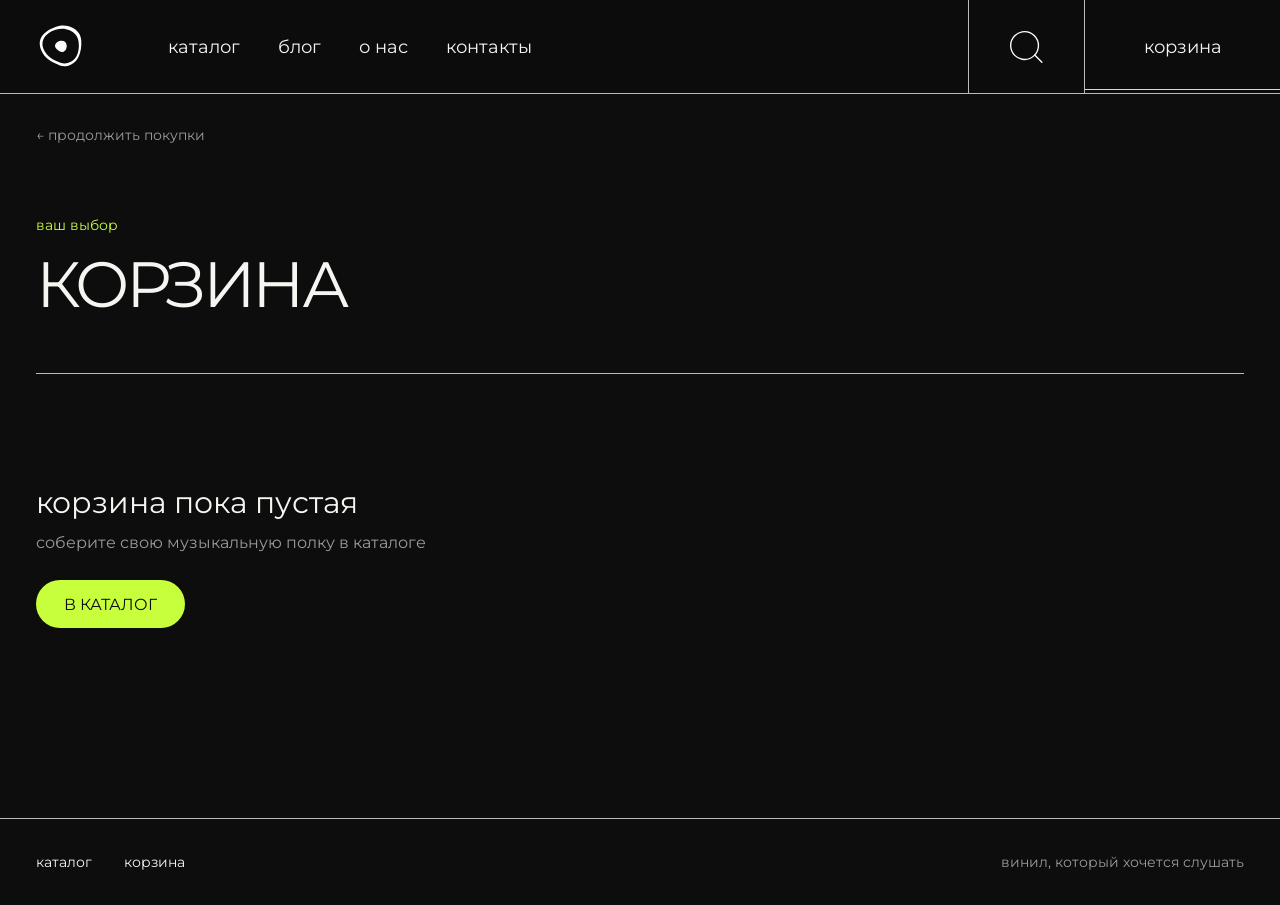
<file: cart.html>
<!doctype html>
<html lang="ru">
<head>
  <meta charset="utf-8">
  <meta name="viewport" content="width=device-width,initial-scale=1">
  <title>Корзина — Vinyl Shop</title>
  <link rel="preconnect" href="https://fonts.googleapis.com"><link rel="preconnect" href="https://fonts.gstatic.com" crossorigin>
  <link rel="stylesheet" href="https://fonts.googleapis.com/css2?family=Montserrat:wght@400;500;600&display=swap">
  <link rel="stylesheet" href="shop.css"><script src="shop.js" defer></script>
</head>
<body data-shop-page="cart">
  <header class="shop-header"><a class="shop-logo" href="catalog.html" aria-label="Vinyl Shop, каталог"><img src="assets/shop/logo.svg" alt=""></a><nav class="shop-nav" id="shop-nav" aria-label="Основная навигация"><a href="catalog.html">каталог</a><a href="catalog.html#blog">блог</a><a href="catalog.html#about">о нас</a><a href="catalog.html#contacts">контакты</a></nav><button class="menu-toggle" type="button" aria-expanded="false" aria-controls="shop-nav" aria-label="Открыть меню"><span aria-hidden="true"></span></button><a class="header-search" href="catalog.html#catalog-search" aria-label="Перейти к поиску"><img src="assets/shop/search.svg" alt=""></a><a class="cart-link" aria-current="page" href="cart.html">корзина <span class="cart-count" hidden>0</span></a></header>
  <main class="shop-main order-page">
    <a class="back-link" href="catalog.html">← продолжить покупки</a>
    <div class="page-intro compact"><p class="eyebrow">ваш выбор</p><h1>КОРЗИНА</h1></div>
    <div class="cart-layout"><section id="cart-items" aria-label="Товары в корзине"></section><aside class="order-summary" id="cart-summary"></aside></div>
  </main>
  <footer class="shop-footer"><a href="catalog.html">каталог</a><a href="cart.html">корзина</a><span>винил, который хочется слушать</span></footer>
</body>
</html>
</file>
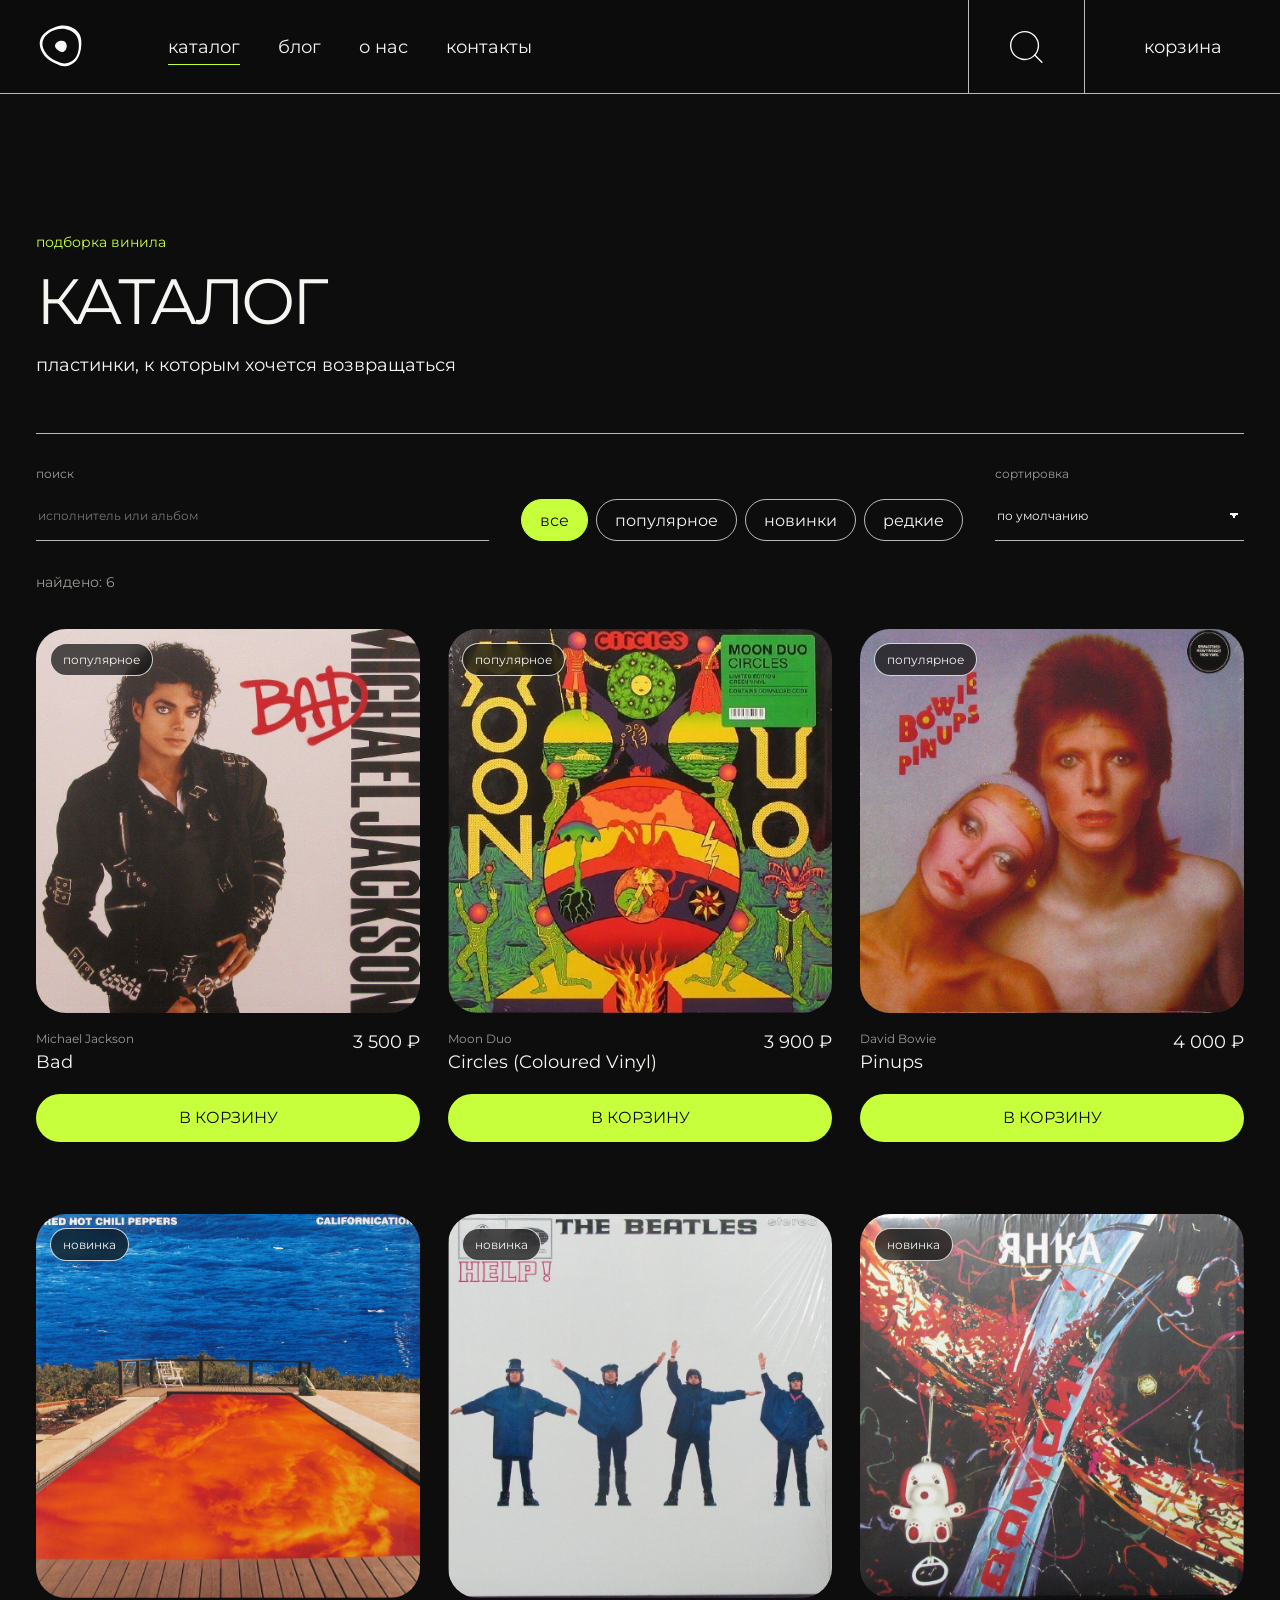
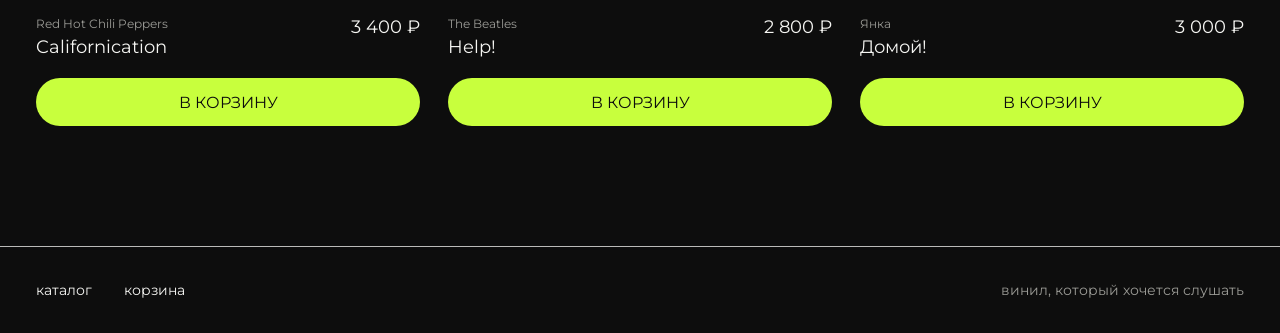
<file: catalog.html>
<!doctype html>
<html lang="ru">
<head>
  <meta charset="utf-8">
  <meta name="viewport" content="width=device-width,initial-scale=1">
  <meta name="description" content="Каталог виниловых пластинок.">
  <title>Каталог — Vinyl Shop</title>
  <link rel="preconnect" href="https://fonts.googleapis.com">
  <link rel="preconnect" href="https://fonts.gstatic.com" crossorigin>
  <link rel="stylesheet" href="https://fonts.googleapis.com/css2?family=Montserrat:wght@400;500;600&display=swap">
  <link rel="stylesheet" href="shop.css">
  <script src="shop.js" defer></script>
</head>
<body data-shop-page="catalog">
  <header class="shop-header">
    <a class="shop-logo" href="catalog.html" aria-label="Vinyl Shop, каталог"><img src="assets/shop/logo.svg" alt=""></a>
    <nav class="shop-nav" id="shop-nav" aria-label="Основная навигация">
      <a aria-current="page" href="catalog.html">каталог</a>
      <a href="catalog.html#blog">блог</a>
      <a href="catalog.html#about">о нас</a>
      <a href="catalog.html#contacts">контакты</a>
    </nav>
    <button class="menu-toggle" type="button" aria-expanded="false" aria-controls="shop-nav" aria-label="Открыть меню"><span aria-hidden="true"></span></button>
    <a class="header-search" href="#catalog-search" aria-label="Перейти к поиску"><img src="assets/shop/search.svg" alt=""></a>
    <a class="cart-link" href="cart.html">корзина <span class="cart-count" aria-label="Товаров в корзине" hidden>0</span></a>
  </header>
  <main class="shop-main catalog-page">
    <div class="page-intro">
      <p class="eyebrow">подборка винила</p>
      <h1>КАТАЛОГ</h1>
      <p>пластинки, к&nbsp;которым хочется возвращаться</p>
    </div>
    <section class="catalog-controls" aria-label="Фильтры каталога">
      <label class="search-field"><span>поиск</span><input id="catalog-search" type="search" placeholder="исполнитель или альбом"></label>
      <div class="filter-group" role="group" aria-label="Фильтр по подборке">
        <button class="filter-chip is-active" type="button" data-filter="all">все</button>
        <button class="filter-chip" type="button" data-filter="popular">популярное</button>
        <button class="filter-chip" type="button" data-filter="new">новинки</button>
        <button class="filter-chip" type="button" data-filter="rare">редкие</button>
      </div>
      <label class="sort-field"><span>сортировка</span><select id="catalog-sort"><option value="default">по умолчанию</option><option value="price-asc">сначала дешевле</option><option value="price-desc">сначала дороже</option><option value="name">по названию</option></select></label>
    </section>
    <p class="catalog-result" id="catalog-result" aria-live="polite"></p>
    <div class="product-grid" id="product-grid"></div>
  </main>
  <footer class="shop-footer"><a href="catalog.html">каталог</a><a href="cart.html">корзина</a><span>винил, который хочется слушать</span></footer>
  <div class="toast" id="shop-toast" role="status" aria-live="polite"></div>
</body>
</html>
</file>
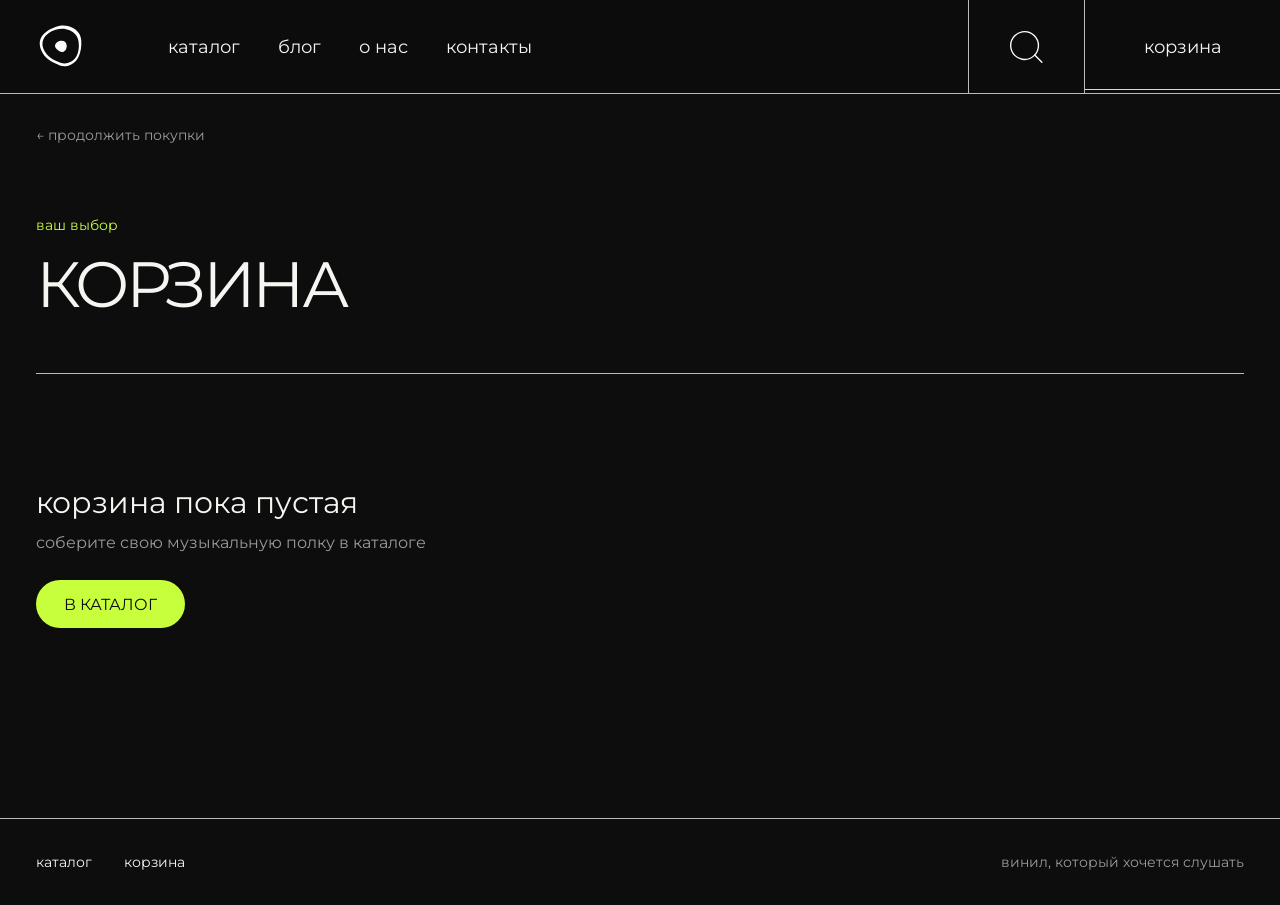
<file: checkout.html>
<!doctype html>
<html lang="ru">
<head>
  <meta charset="utf-8"><meta name="viewport" content="width=device-width,initial-scale=1">
  <title>Оформление заказа — Vinyl Shop</title>
  <link rel="preconnect" href="https://fonts.googleapis.com"><link rel="preconnect" href="https://fonts.gstatic.com" crossorigin>
  <link rel="stylesheet" href="https://fonts.googleapis.com/css2?family=Montserrat:wght@400;500;600&display=swap">
  <link rel="stylesheet" href="shop.css"><script src="shop.js" defer></script>
</head>
<body data-shop-page="checkout">
  <header class="shop-header"><a class="shop-logo" href="catalog.html" aria-label="Vinyl Shop, каталог"><img src="assets/shop/logo.svg" alt=""></a><nav class="shop-nav" id="shop-nav" aria-label="Основная навигация"><a href="catalog.html">каталог</a><a href="catalog.html#blog">блог</a><a href="catalog.html#about">о нас</a><a href="catalog.html#contacts">контакты</a></nav><button class="menu-toggle" type="button" aria-expanded="false" aria-controls="shop-nav" aria-label="Открыть меню"><span aria-hidden="true"></span></button><a class="header-search" href="catalog.html#catalog-search" aria-label="Перейти к поиску"><img src="assets/shop/search.svg" alt=""></a><a class="cart-link" href="cart.html">корзина <span class="cart-count" hidden>0</span></a></header>
  <nav class="checkout-steps page-steps" aria-label="Этапы оформления"><span class="is-active">01 данные</span><span>02 оплата</span><span>03 готово</span></nav>
  <main class="shop-main order-page">
    <a class="back-link" href="cart.html">← вернуться в&nbsp;корзину</a>
    <div class="page-intro compact"><p class="eyebrow">почти готово</p><h1>ОФОРМЛЕНИЕ</h1></div>
    <div class="checkout-layout">
      <form class="checkout-form" id="checkout-form">
        <fieldset><legend>контактные данные</legend><div class="form-grid"><label><span>имя</span><input name="name" autocomplete="name" required></label><label><span>телефон</span><input name="phone" type="tel" autocomplete="tel" placeholder="+7 900 000 00 00" required></label><label class="wide"><span>e-mail</span><input name="email" type="email" autocomplete="email" required></label></div></fieldset>
        <fieldset><legend>доставка</legend><div class="delivery-options"><label><input type="radio" name="delivery" value="Курьером" data-price="490" checked><span><b>курьером</b><small>2–4 дня · 490 ₽</small></span></label><label><input type="radio" name="delivery" value="Самовывоз" data-price="0"><span><b>самовывоз</b><small>сегодня · бесплатно</small></span></label></div><label><span>адрес</span><input name="address" autocomplete="street-address" required placeholder="город, улица, дом, квартира"></label></fieldset>
        <fieldset><legend>оплата</legend><label class="payment-option"><input type="radio" name="payment" value="Банковская карта" checked><span><b>банковская карта</b><small>безопасная оплата после подтверждения</small></span></label></fieldset>
        <button class="lime-button checkout-submit" type="submit">ОПЛАТИТЬ <span id="checkout-button-total"></span></button>
        <p class="form-note">нажимая кнопку, вы соглашаетесь с&nbsp;условиями обработки данных</p>
      </form>
      <aside class="order-summary checkout-summary" id="checkout-summary"></aside>
    </div>
  </main>
</body>
</html>
</file>
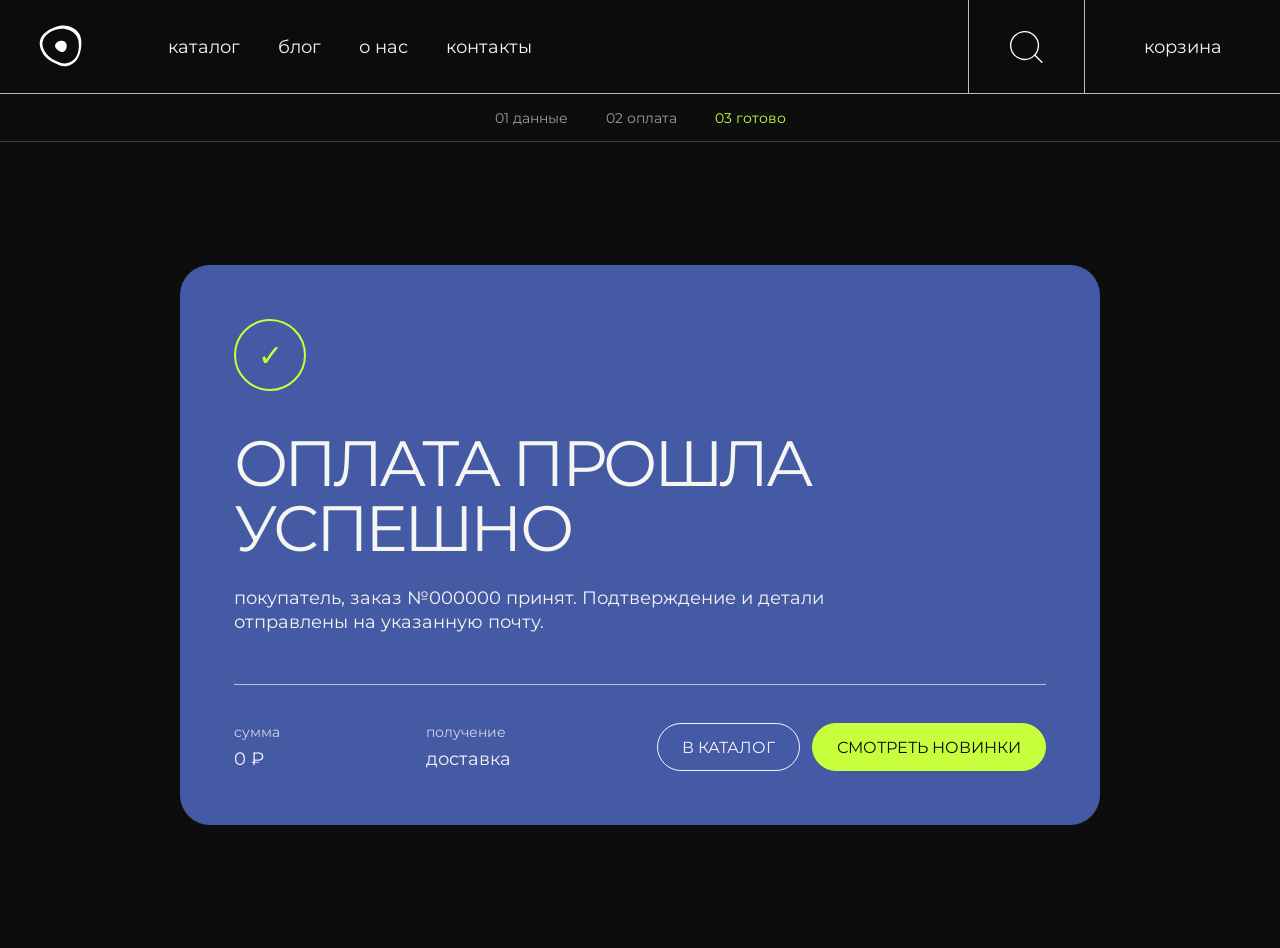
<file: success.html>
<!doctype html>
<html lang="ru">
<head>
  <meta charset="utf-8"><meta name="viewport" content="width=device-width,initial-scale=1">
  <title>Заказ оплачен — Vinyl Shop</title>
  <link rel="preconnect" href="https://fonts.googleapis.com"><link rel="preconnect" href="https://fonts.gstatic.com" crossorigin>
  <link rel="stylesheet" href="https://fonts.googleapis.com/css2?family=Montserrat:wght@400;500;600&display=swap">
  <link rel="stylesheet" href="shop.css"><script src="shop.js" defer></script>
</head>
<body data-shop-page="success">
  <header class="shop-header"><a class="shop-logo" href="catalog.html" aria-label="Vinyl Shop, каталог"><img src="assets/shop/logo.svg" alt=""></a><nav class="shop-nav" id="shop-nav" aria-label="Основная навигация"><a href="catalog.html">каталог</a><a href="catalog.html#blog">блог</a><a href="catalog.html#about">о нас</a><a href="catalog.html#contacts">контакты</a></nav><button class="menu-toggle" type="button" aria-expanded="false" aria-controls="shop-nav" aria-label="Открыть меню"><span aria-hidden="true"></span></button><a class="header-search" href="catalog.html#catalog-search" aria-label="Перейти к поиску"><img src="assets/shop/search.svg" alt=""></a><a class="cart-link" href="cart.html">корзина <span class="cart-count" hidden>0</span></a></header>
  <nav class="checkout-steps page-steps" aria-label="Этапы оформления"><span>01 данные</span><span>02 оплата</span><span class="is-active">03 готово</span></nav>
  <main class="success-page" id="success-page"></main>
</body>
</html>
</file>
<file: style.css>
:root{--paper:#eae9e5;--ink:#181916;--muted:#54564d;--line:#b6b7ac;--green:#d6ff62;--pad:clamp(18px,4vw,76px);--mono:"IBM Plex Mono",monospace;--sans:"Golos Text",Arial,sans-serif}
*{box-sizing:border-box}html{scroll-behavior:smooth}body{margin:0;background:var(--paper);color:var(--ink);font:16px var(--sans)}a{color:inherit;text-decoration:none}button{font:inherit;color:inherit;cursor:pointer}button:focus-visible,a:focus-visible{outline:2px solid #507400;outline-offset:4px}img{display:block;max-width:100%}h1,h2,h3,p,figure{margin:0}section{scroll-margin-top:70px}
.header{position:sticky;top:0;z-index:20;display:flex;align-items:center;justify-content:space-between;gap:20px;padding:14px var(--pad);border-bottom:1px solid var(--line);background:#eae9e5f5;backdrop-filter:blur(12px);font:13px var(--mono)}.logo{background:var(--ink);color:var(--paper);padding:7px 9px}.header nav,.tools{display:flex;align-items:center;gap:clamp(12px,2.5vw,40px)}.header a:hover{text-decoration:underline}.tools{gap:14px;white-space:nowrap}.tools button,.switch button,.arrows button{background:none;border:1px solid var(--line);padding:6px 10px}.eyebrow,.status,.meta,.switch,.cta,.note{font:12px/1.5 var(--mono)}.eyebrow{letter-spacing:.04em;text-transform:uppercase}.status{display:inline-flex;gap:9px;align-items:center}.status:before{content:"";width:9px;height:9px;border-radius:50%;background:#6c9e16;box-shadow:0 0 0 4px #a4bd6c4d}
.hero{position:relative;isolation:isolate;overflow:hidden;min-height:clamp(620px,52vw,880px);padding:clamp(30px,5vw,82px) var(--pad) 44px;display:grid;grid-template-columns:1fr 24%;align-items:center;gap:28px}.hero-copy{z-index:2;align-self:center}.hero h1{font-weight:500;font-size:clamp(45px,7.5vw,152px);line-height:.94;letter-spacing:-.084em;margin:27px 0 40px}.hero h1 span{display:block}.hero h1 img{display:inline-block;vertical-align:middle;width:.51em;height:.82em;object-fit:contain;margin-left:.16em}.avatar{position:absolute;z-index:-1;height:96%;width:29%;object-fit:contain;object-position:bottom;bottom:0;left:53%}.hero-intro{align-self:end;padding:0 0 22px 20px;max-width:310px}.hero-intro h2{font-size:clamp(22px,2.8vw,48px);line-height:1.05;letter-spacing:-.06em;margin-bottom:14px}.hero-intro p{font-size:clamp(15px,1.25vw,22px);line-height:1.4}.folder{width:63px;position:absolute;left:12px;bottom:24px;transform:rotate(-10deg)}.cta{display:inline-flex;align-items:center;gap:24px;background:var(--ink);color:var(--paper);padding:15px 20px}.cta:hover{background:var(--green);color:var(--ink)}
.section{padding:clamp(55px,8vw,132px) var(--pad)}.rule{border-top:1px solid var(--line)}.section-top{display:flex;align-items:end;justify-content:space-between;gap:20px;margin-bottom:40px}.heading{font-size:clamp(44px,7.8vw,128px);line-height:.95;font-weight:500;letter-spacing:-.085em;margin-top:16px}.switch{display:flex;flex-wrap:wrap;gap:5px}.switch button[aria-pressed=true]{background:var(--ink);color:var(--paper);border-color:var(--ink)}.work-grid{border-top:1px solid var(--line)}.project{display:grid;grid-template-columns:54px minmax(0,1fr) minmax(120px,26%) 38px;align-items:center;gap:18px;position:relative;min-height:135px;border-bottom:1px solid var(--line);padding:20px 0}.project strong{font-size:clamp(28px,4.1vw,68px);font-weight:500;line-height:1;letter-spacing:-.068em;transition:transform .3s}.project:hover strong,.project:focus-visible strong{transform:translateX(10px)}.project .meta{color:var(--muted)}.cover{aspect-ratio:16/9;object-fit:cover;width:100%;background:#c7ceac}.project .cover{opacity:0;transform:scale(.92);transition:.3s}.project:first-child .cover,.project:hover .cover,.project:focus-visible .cover{opacity:1;transform:none}.work-grid:has(.project:hover) .project:first-child:not(:hover) .cover{opacity:.13}.arrow{font-size:26px;justify-self:end}.project:hover .arrow{color:#406000}.mock{display:grid;place-items:center;text-align:center;background:#d5ef6b;color:#1a2516;font:500 clamp(12px,2vw,28px) var(--mono);padding:8px}
.dark{background:#191a17;color:#eeeee7;--line:#51534a;--muted:#b6b8ad}.about-grid{max-width:1020px;margin:50px auto 0;display:grid;gap:12px}.about-card{width:60%;padding:24px;background:#272922;border-radius:7px}.about-card:nth-child(2){margin-left:15%}.about-card:last-child{margin-left:36%;background:var(--green);color:var(--ink)}.about-card p{font-size:clamp(19px,2vw,32px);line-height:1.18;letter-spacing:-.035em;margin:18px 0}.portrait{width:100%;height:clamp(155px,24vw,320px);object-fit:cover;object-position:center 38%;border-radius:4px}.about-card a{text-decoration:underline}.dock{width:48px;height:80px;margin-right:8vw;object-fit:contain}
.service-grid{display:grid;grid-template-columns:1fr 1.42fr;gap:6vw;align-items:start}.service-figure{position:sticky;top:100px}.service-figure .cover{aspect-ratio:4/3}.service-figure figcaption{margin-top:12px;color:var(--muted)}.service-row{border-bottom:1px solid var(--line)}.service-row button{width:100%;text-align:left;border:0;background:none;padding:21px 0;display:flex;justify-content:space-between;gap:10px;align-items:center;font-size:clamp(22px,3.15vw,52px);letter-spacing:-.06em}.service-row:not(.active) button{color:var(--muted)}.service-row p{padding:0 0 21px;max-width:52ch;line-height:1.5}.service-row:not(.active) p{display:none}
.arrows{display:flex;gap:7px}.arrows button:hover{background:var(--green);color:var(--ink)}.steps{display:grid;grid-auto-flow:column;grid-auto-columns:44%;gap:12px;overflow:auto;scroll-snap-type:x mandatory;scrollbar-color:#77796a #252620;padding-bottom:15px}.step{scroll-snap-align:start;min-height:300px;background:#292b23;border-radius:7px;padding:24px;display:flex;flex-direction:column;justify-content:space-between;gap:32px}.orb{width:65px;aspect-ratio:1;border-radius:50%;background:radial-gradient(circle at 35% 28%,#efffac,#a0cf33 28%,#3c5c12 63%,#a1be62 96%);box-shadow:0 0 24px #9ad52133}.step:nth-child(2n) .orb{filter:hue-rotate(35deg)}.step h3{font-size:clamp(23px,3vw,42px);letter-spacing:-.05em;font-weight:500;margin-bottom:8px}.step p{color:var(--muted);line-height:1.45}
.price{display:grid;grid-template-columns:1fr auto;gap:8px 24px;border-top:1px solid var(--line);padding:17px 0}.price h3{font-size:clamp(17px,2vw,28px);font-weight:500}.price p{grid-column:1;color:var(--muted)}.price strong{grid-column:2;grid-row:1;font:500 clamp(12px,1.4vw,20px) var(--mono)}.price-note{margin:25px 0;max-width:72ch}.contacts{background:var(--green)}.contacts .heading{max-width:11ch}.contacts p{margin:24px 0}.contact-links{display:flex;flex-wrap:wrap;gap:12px 25px}.contact-links a{border-bottom:1px solid;padding-bottom:4px}.footer{display:flex;justify-content:space-between;margin-top:70px;border-top:1px solid #24291c55;padding-top:14px}.case .cover{max-height:600px;object-fit:cover;margin:30px 0}.case p{max-width:65ch;margin:20px 0;line-height:1.6}
@media(hover:none){.project .cover{opacity:1;transform:none}}@media(max-width:1000px){.header nav{gap:12px}.hero-intro{padding-left:0}.avatar{left:49%;width:33%;height:91%}.hero{grid-template-columns:1fr 21%}}
@media(max-width:720px){.header{display:grid;grid-template-columns:1fr auto;gap:8px 14px;padding-block:9px}.header nav{grid-column:1/-1;grid-row:2;overflow:auto;white-space:nowrap;padding:3px 0;scrollbar-width:none}.tools{grid-column:2;grid-row:1}.hero{min-height:660px;display:block;padding-top:30px}.hero h1{font-size:clamp(42px,11vw,76px);margin-bottom:26px}.avatar{left:auto;right:1%;width:51%;height:61%}.hero-intro{margin-top:70px;width:48%;position:relative;z-index:2}.folder{display:none}.section-top{align-items:start;flex-direction:column;margin-bottom:25px}.project{grid-template-columns:25px 1fr 26px;gap:10px;min-height:0}.project .cover{grid-column:2;grid-row:2;opacity:1;transform:none;max-width:350px}.project .arrow{grid-column:3;grid-row:1}.about-card,.about-card:nth-child(n){width:100%;margin-left:0}.dock{display:none}.service-grid{grid-template-columns:1fr;gap:20px}.service-figure{position:static}.service-figure .cover{aspect-ratio:16/9}.steps{grid-auto-columns:85%}.step{min-height:265px}.price p{grid-column:1/-1}.footer{gap:14px}}
@media(prefers-reduced-motion:no-preference){.enter{animation:enter .65s cubic-bezier(.2,.7,.25,1) both}.hero h1 span:nth-child(2){animation-delay:.09s}.hero h1 span:nth-child(3){animation-delay:.18s}@keyframes enter{from{opacity:0;transform:translateY(22px);clip-path:inset(0 0 100% 0)}to{opacity:1;transform:none;clip-path:inset(0)}}}
@media(prefers-reduced-motion:reduce){*,*::before,*::after{scroll-behavior:auto!important;animation:none!important;transition:none!important}}
.logo{justify-self:start}.hero h1 img{scale:2.5}.dock{scale:2.15}html[lang=ru] .hero h1{font-size:clamp(45px,6.4vw,130px)}
@media(max-width:720px){html[lang=ru] .hero h1{font-size:clamp(34px,9.6vw,66px)}.dock{display:block;width:30px;height:44px;margin:0}.section-top:has(.dock){flex-direction:row;align-items:end}.hero-intro{margin-top:85px}}
</file>
<file: home.css>
@font-face {
  font-family: "Ubuntu Sans Mono";
  src: url("assets/home/ubuntu-sans-mono.ttf") format("truetype");
  font-style: normal;
  font-weight: 400;
  font-display: swap;
}

.home-page > .header { display: none; }
.home-screen {
  container-type: inline-size;
  background: #efefef;
  color: #282828;
  font-family: "Ubuntu Sans Mono", monospace;
  overflow: clip;
}
.home-stage {
  --u: calc(100cqw / 1440);
  position: relative;
  isolation: isolate;
  height: calc(765 * var(--u));
}
.home-nav, .home-line, .home-portrait, .home-profile, .home-cv,
.home-resume-note, .home-cta, .home-intro, .home-philosophy { position: absolute; }
.home-nav {
  display: flex;
  align-items: baseline;
  gap: calc(50 * var(--u));
  top: calc(22 * var(--u));
  left: calc(36 * var(--u));
  font-size: calc(22 * var(--u));
  z-index: 2;
}
.home-nav nav { display: flex; gap: calc(30 * var(--u)); }
.home-menu { display: flex; gap: inherit; align-items: baseline; }
.home-menu-toggle { display: none; }
.home-menu-handle { display: none; }
.home-menu-resume { display: none; }
.home-nav button { padding: 0; border: 0; background: none; }
.home-nav a, .home-nav button { white-space: nowrap; }
.home-title { font-size: calc(88 * var(--u)); line-height: 1.205; font-weight: 400; letter-spacing: -.02em; text-transform: uppercase; }
.home-line { white-space: nowrap; }
.home-line-digital { left: calc(148 * var(--u)); top: calc(137 * var(--u)); }
.home-line-web { left: calc(216 * var(--u)); top: calc(237 * var(--u)); }
.home-line-visual { left: calc(36 * var(--u)); top: calc(337 * var(--u)); }
.home-gem-slot {
  position: absolute;
  left: calc(285 * var(--u));
  top: 0;
  width: calc(50 * var(--u));
  height: calc(100 * var(--u));
  overflow: clip;
}
.home-gem-slot img { position: absolute; width: 319.43%; height: 187.1%; max-width: none; left: -109.72%; top: -45.16%; }
.home-portrait { left: calc(627 * var(--u)); top: calc(-3 * var(--u)); width: calc(580 * var(--u)); pointer-events: none; }
.home-person { position: relative; width: 100%; aspect-ratio: 580 / 756; }
.home-portrait-6221 :is(.home-shadow-left, .home-shadow-right) { display: none; }
.home-portrait-arrival { position: absolute; display: block; max-width: none; height: auto; opacity: 0; }
.home-portrait-arrival-ready { opacity: 1; }
.home-portrait-shine {
  position: absolute;
  inset: 0;
  pointer-events: none;
  background: linear-gradient(145deg, transparent 43%, rgb(255 250 235 / .27) 50%, transparent 57%) center / 100% 300% no-repeat;
  mask: url("assets/home/portrait.png") center / 100% 100% no-repeat;
}
.home-portrait-shine-video {
  mask:
    url("assets/home/portrait.png") center / 100% 100% no-repeat,
    var(--shine-video-mask) var(--shine-video-left) var(--shine-video-top) / var(--shine-video-width) var(--shine-video-height) no-repeat;
  mask-composite: intersect;
}
.home-portrait-video {
  position: absolute;
  display: block;
  width: 168.4%;
  height: auto;
  max-width: none;
  left: -60.3%;
  top: .04%;
  opacity: 0;
  pointer-events: none;
}
.home-portrait-video-6207 { width: 105.4%; left: 13.6%; top: .29%; }
.home-portrait-video-6209 { width: 244.5%; left: -114%; top: -1.37%; }
.home-portrait-video-6211 { width: 240%; left: -90.7%; top: .61%; }
@property --portrait-handoff {
  syntax: "<percentage>";
  inherits: false;
  initial-value: -16%;
}
@media (prefers-reduced-motion: no-preference) {
  .home-portrait-playing .home-portrait-video { opacity: 1; }
  .home-portrait-playing > img { transition: opacity 100ms ease-out; }
  .home-portrait-blending .home-portrait-video { opacity: 0; transition: opacity 125ms ease-in-out; }
  .home-portrait-playing.home-portrait-blending > img { opacity: 1; }
  .home-portrait-playing .home-portrait-video-detail,
  .home-portrait-playing:has(.home-portrait-video-detail) > img {
    transition: opacity 180ms linear;
  }
  .home-portrait-blending .home-portrait-video-6211 {
    opacity: 1;
    mask-image: linear-gradient(to bottom, transparent calc(var(--portrait-handoff) - 16%), #000 calc(var(--portrait-handoff) + 16%));
    animation: home-portrait-handoff 180ms ease-in-out both;
  }
  .home-portrait-blending:has(.home-portrait-video-6211)::after {
    content: "";
    position: absolute;
    inset: 0;
    background: #fff;
    mask: url("assets/home/portrait.png") center / 100% 100% no-repeat;
    pointer-events: none;
    animation: home-portrait-lock 175ms ease-in-out both;
  }
}
@keyframes home-portrait-handoff {
  to { --portrait-handoff: 116%; }
}
@keyframes home-portrait-lock {
  0%, 100% { opacity: 0; }
  46% { opacity: .21; }
}
.home-shadow-left, .home-shadow-right { position: absolute; transform-origin: top left; scale: calc(tan(atan2(100cqw, 1440px))); }
.home-shadow-left { left: 31.4%; top: 95.7%; }
.home-shadow-right { left: 56.1%; top: 96.9%; }
.home-portrait-video-mode :is(.home-shadow-left, .home-shadow-right) { filter: blur(1.1px); }
.home-portrait-video-mode:is(:not(.home-portrait-pending), .home-portrait-blending) :is(.home-shadow-left, .home-shadow-right) {
  opacity: .35;
}
@property --portrait-scan {
  syntax: "<percentage>";
  inherits: true;
  initial-value: 100%;
}

@media (prefers-reduced-motion: no-preference) {
  .home-portrait-pending > img { opacity: 0; }
  .home-portrait-materializing { animation: home-portrait-load 1.5s both; }
  .home-portrait-materializing .home-person { clip-path: inset(var(--portrait-scan) 0 0); }
  .home-portrait-materializing :is(.home-shadow-left, .home-shadow-right) {
    animation: home-portrait-ground 1.5s both;
  }
  .home-portrait-materializing::before,
  .home-portrait-materializing::after {
    content: "";
    position: absolute;
    pointer-events: none;
  }
  .home-portrait-materializing::before {
    inset: 10% 14% 0;
    background: radial-gradient(ellipse, #b6e34165, transparent 66%);
    animation: home-portrait-glow 1.5s both;
  }
  .home-portrait-materializing::after {
    inset: 0;
    background: linear-gradient(to bottom,
      transparent 0 12%, #dfff9577 22%, transparent 32% 41%,
      #dfff9aba 49%, #baff30ed 60%, #ecffc6ee 66%,
      transparent 75% 83%, #b6f33c84 91%, transparent 100%) no-repeat;
    background-size: 100% 9%;
    background-position: center calc(var(--portrait-scan) - 3%);
    mask: url("assets/home/portrait.png") center / 100% 100% no-repeat;
    animation: home-portrait-bands 1.5s both;
  }

  @keyframes home-portrait-load {
    0%, 9% { --portrait-scan: 100%; }
    9% { animation-timing-function: cubic-bezier(.28, .14, .24, 1); }
    86%, 100% { --portrait-scan: 0%; }
  }
  @keyframes home-portrait-glow {
    0%, 100% { opacity: 0; }
    16% { opacity: .6; }
    48% { opacity: .36; }
  }
  @keyframes home-portrait-bands {
    0%, 8%, 92%, 100% { opacity: 0; }
    24%, 71% { opacity: .92; }
  }
  @keyframes home-portrait-ground {
    0%, 10% { opacity: 0; }
    29%, 100% { opacity: 1; }
  }
}
.home-profile { left: calc(1018 * var(--u)); top: calc(17 * var(--u)); font-size: calc(30 * var(--u)); }
.home-profile .home-scramble { text-decoration: underline; text-underline-offset: .12em; }
.home-profile p { display: flex; align-items: center; gap: calc(11 * var(--u)); margin-top: calc(10 * var(--u)); font-size: calc(16 * var(--u)); color: #4d4d4d; }
.home-profile img { zoom: calc(tan(atan2(100cqw, 1440px))); opacity: .82; }
.home-cv {
  display: flex; align-items: center; gap: calc(25 * var(--u));
  top: calc(10.5 * var(--u)); right: calc(36 * var(--u));
  font: 400 calc(40 * var(--u))/1.225 "Century Gothic", sans-serif;
  text-transform: lowercase;
}
.home-cv img, .home-resume-note img { zoom: calc(tan(atan2(100cqw, 1440px))); }
.cv-controls > a { display: grid; place-items: center; min-height: 44px; }
.home-resume-note {
  top: calc(67 * var(--u)); right: calc(82 * var(--u));
  display: flex; align-items: end; gap: calc(4 * var(--u));
  font-size: calc(14 * var(--u)); color: #4d4d4d;
}
.home-resume-note span { transform: translateY(calc(50% - .5 * var(--u))); }
.home-cta {
  left: calc(36 * var(--u)); top: calc(526 * var(--u));
  font-size: calc(58.238 * var(--u)); line-height: 1.2; text-transform: uppercase;
}
.home-cta::before {
  content: ""; position: absolute; z-index: -1; pointer-events: none;
  inset: 21% 3%; background: #aed90d; filter: blur(calc(30.235 * var(--u)));
}
.home-intro { left: calc(1018 * var(--u)); top: calc(444.84 * var(--u)); width: calc(290 * var(--u)); }
.home-intro h2 { text-align: right; font-size: calc(36.943 * var(--u)); font-weight: 400; line-height: 1.2; }
.home-intro p { margin-top: calc(17 * var(--u)); font-size: calc(22 * var(--u)); line-height: 1.18; }
.home-philosophy { left: calc(136 * var(--u)); top: calc(155.16 * var(--u)); font-size: calc(14 * var(--u)); line-height: 1; color: #4d4d4d; }
.home-philosophy span { display: block; margin: calc(65 * var(--u)) 0 0 calc(50 * var(--u)); width: calc(197 * var(--u)); }
.home-philosophy::before {
  content: "";
  position: absolute;
  inset: 0 auto auto 0;
  width: calc(42 * var(--u));
  height: calc(82 * var(--u));
  border-left: max(1px, var(--u)) solid #4d4d4d;
  border-bottom: max(1px, var(--u)) solid #4d4d4d;
}
.home-scramble { display: inline-block; position: relative; }
.home-scrambling { color: transparent; text-decoration-color: transparent; }
.home-scramble-overlay { position: absolute; inset: 0; color: #282828; white-space: pre; pointer-events: none; }
.home-profile .home-scramble-overlay { text-decoration: underline; text-underline-offset: .12em; }



@media (prefers-reduced-motion: no-preference) {
  .remaining-section .home-cta:is(:hover, :focus-visible)::before { animation: home-glow-breathe 1.8s ease-in-out infinite; }
  .home-profile img { animation: home-online-pulse 1.9s ease-in-out infinite; }
  @keyframes home-glow-breathe {
    0%, 100% { transform: scale(1); }
    50% { transform: scale(1.1, 1.36); }
  }
  @keyframes home-online-pulse {
    0%, 100% { transform: scale(1); opacity: .77; filter: drop-shadow(0 0 0 transparent); }
    48% { transform: scale(1.38); opacity: .93; filter: drop-shadow(0 0 3px #90c51b59); }
  }
}

@media (orientation: portrait), (pointer: coarse), (max-width: 900px) {
@container (max-width: 1100px) {
  .home-stage {
    --u: 1px;
    --edge: clamp(14px, 4.6cqw, 42px);
    --cta-gap: clamp(63px, 10svh, 96px);
    --stage-height: max(580px, 100svh);
    display: grid;
    grid-template-columns: minmax(0, 1fr);
    grid-template-rows: auto auto auto 1fr auto;
    gap: 0;
    height: auto;
    min-height: var(--stage-height);
    padding: 8px var(--edge) calc(12px + env(safe-area-inset-bottom));
  }
  .home-nav, .home-line, .home-profile, .home-cv, .home-cta,
  .home-intro, .home-philosophy { position: relative; inset: auto; }
  .home-nav { grid-row: 1; grid-column: 1; width: max-content; z-index: 4; }
  .home-menu-toggle {
    display: grid;
    align-content: center;
    gap: 10px;
    width: 48px;
    height: 44px;
    color: inherit;
  }
  .home-menu {
    display: none;
    position: absolute;
    top: 100%;
    left: 0;
    width: min(200px, 75cqw);
    padding: 12px 16px;
    border: 1px solid #b6b7ac;
    background: #efefef;
    font-size: 15px;
  }
  .home-menu-toggle[aria-expanded="true"] + .home-menu,
  .home-menu nav { display: grid; gap: 0; }
  .home-menu a, .home-menu #home-language { display: block; min-height: 44px; padding: 10px 0; text-align: left; }
  .home-menu .home-menu-handle { margin-top: 16px; text-decoration: underline; }
  .home-cv { grid-row: 1; grid-column: 1; justify-self: end; gap: 10px; min-height: 44px; font-size: clamp(25px, 7.3cqw, 34px); }
  .home-cv img { zoom: .88; }
  .home-profile { grid-row: 2; margin: clamp(4px, 1.4svh, 12px) 0 10px; font-size: clamp(13px, 2.4cqw, 17px); }
  .home-profile a, .home-resume-note { display: none; }
  .home-profile p { margin: 0; font-size: inherit; gap: 4px; }
  .home-title {
    grid-row: 3;
    margin: 0;
    font-size: clamp(26px, min(11.4cqw, 6.65svh), 88px);
    line-height: 1.12;
  }
  .home-line { display: block; }
  .home-line-digital, .home-line-web { margin-left: 0; }
  .home-line-web { display: flex; align-items: center; gap: .35em; }
  .home-line-web, .home-line-visual { z-index: 2; }
  .home-gem-slot { position: relative; inset: auto; width: .58em; height: 1.12em; }
  .home-line-visual > span { display: block; }
  .home-line-visual .home-scramble-overlay { display: block; }
  .home-portrait {
    position: absolute;
    inset: auto 0 var(--cta-gap) auto;
    height: min(calc(var(--stage-height) - var(--cta-gap) - 26cqw), 174cqw);
    width: auto;
    aspect-ratio: 580 / 756;
    transform: translateX(34%);
    z-index: 1;
  }
  .home-shadow-left, .home-shadow-right { scale: .72; }
  .home-intro {
    --intro-gap: clamp(12px, 1.8cqw, 18px);
    grid-row: 4;
    grid-column: 1;
    align-self: start;
    justify-self: start;
    width: min(50%, 230px);
    margin-top: clamp(18px, 9svh, 78px);
    z-index: 2;
  }
  .home-intro h2 { font-size: clamp(17px, 5.25cqw, 29px); text-align: left; white-space: nowrap; }
  .home-intro p { font-size: clamp(15px, 4.1cqw, 19px); line-height: 1.27; margin-top: var(--intro-gap); }
  .home-philosophy {
    display: flow-root;
    width: min(100%, 245px);
    margin-top: var(--intro-gap);
    font-size: clamp(12px, 2.8cqw, 15px);
    z-index: 2;
  }
  .home-philosophy::before { width: clamp(35px, 10cqw, 62px); height: clamp(42px, 8svh, 72px); }
  .home-philosophy span { margin: clamp(33px, 7svh, 62px) 0 0 clamp(43px, 12cqw, 72px); width: auto; }
  .home-cta { grid-row: 5; justify-self: center; min-height: 48px; align-content: center; font-size: clamp(23px, 9.35cqw, 54px); z-index: 2; white-space: nowrap; }
  html[lang="en"] .home-cta { font-size: clamp(22px, 8.85cqw, 52px); }
}

@container (540px < width <= 1100px) {
  .home-stage { --stage-height: clamp(640px, 100svh, 1000px); padding-top: 16px; }
  .home-title { font-size: clamp(46px, min(10.8cqw, 10svh), 94px); line-height: 1.08; }
  .home-portrait {
    height: min(calc(var(--stage-height) - var(--cta-gap) - 112px), 106cqw);
    transform: translateX(13%);
  }
  .home-intro { width: min(45%, 330px); margin-top: clamp(18px, 4svh, 42px); }
  .home-intro h2 { font-size: clamp(24px, 4cqw, 42px); }
  .home-cta { font-size: clamp(38px, 7cqw, 62px); }
}
}

@media (orientation: portrait) {
  @container (540px < width <= 1100px) {
    .home-cta, html[lang="en"] .home-cta {
      justify-self: start;
      margin-block: 16px calc(var(--cta-gap) + 18px);
      font-size: var(--portfolio-action);
    }
    .home-intro p { font-size: var(--portfolio-body); }
    .home-philosophy { font-size: var(--portfolio-caption); }
    .home-philosophy::before { height: clamp(42px, 7cqw, 60px); }
    .home-philosophy span { margin-top: clamp(32px, 5.6cqw, 48px); }
  }
}

@media (orientation: landscape) and (pointer: coarse) {
  @container (720px < width <= 1100px) {
    .home-line-visual > span { display: inline-block; }
    .home-portrait {
      right: 8cqw;
      height: min(calc(var(--stage-height) - var(--cta-gap) - 90px), 91cqw);
    }
    .home-intro { margin-top: clamp(20px, 8svh, 62px); }
  }
}

@media (orientation: landscape) and (pointer: fine) {
  @container (900px < width < 1250px) {
    .home-nav { font-size: max(14px, calc(22 * var(--u))); }
    .home-profile p { font-size: max(13px, calc(16 * var(--u))); }
    .home-intro p { font-size: max(16px, calc(22 * var(--u))); }
    .home-resume-note, .home-philosophy { font-size: max(11px, calc(14 * var(--u))); }
    .home-philosophy { top: auto; bottom: auto; margin-top: 16px; }
  }
  @container (540px < width <= 900px) {
    .home-stage { min-height: max(700px, 100svh); }
    .home-cta, html[lang="en"] .home-cta { justify-self: start; font-size: clamp(29px, 5cqw, 42px); }
  }
}

@container (max-width: 540px) {
  .home-stage {
    /* Figma 2030:5627 — scale the 393 × 822 composition as a unit. */
    --frame-width: min(100cqw, 393px, max(300px, calc(100svh * 393 / 822)));
    --u: calc(var(--frame-width) / 393);
    --scale: calc(tan(atan2(var(--frame-width), 393px)));
    display: block;
    width: var(--frame-width);
    height: calc(822 * var(--u));
    min-height: 0;
    margin-inline: auto;
    padding: 0;
  }
  .home-nav, .home-profile, .home-cv, .home-cta, .home-intro,
  .home-line { position: absolute; }
  .home-nav { left: calc(16 * var(--u)); top: calc(4.5 * var(--u)); }
  .home-menu-toggle { width: 48px; height: 44px; }
  .home-menu-toggle img { zoom: var(--scale); }
  .home-cv {
    left: calc(285 * var(--u)); right: auto; top: calc(6 * var(--u));
    height: calc(44 * var(--u)); min-height: 0;
    gap: calc(23.291 * var(--u)); font-size: calc(37.266 * var(--u));
  }
  .home-cv img { content: url("assets/home/mobile-download.svg"); zoom: var(--scale); }
  .home-profile {
    left: calc(14.65 * var(--u)); top: calc(60 * var(--u));
    margin: 0; font-size: calc(14 * var(--u));
  }
  .home-profile img { content: url("assets/home/mobile-status.svg"); zoom: var(--scale); }
  .home-profile p { gap: calc(6.65 * var(--u)); line-height: 1.2; }
  .home-title { font-size: calc(46 * var(--u)); line-height: 1.2; }
  .home-line-digital { left: calc(19.08 * var(--u)); top: calc(84 * var(--u)); }
  .home-line-web { left: calc(19 * var(--u)); top: calc(143.72 * var(--u)); }
  .home-line-visual { left: calc(16 * var(--u)); top: calc(202.72 * var(--u)); width: calc(180 * var(--u)); }
  .home-gem-slot {
    position: absolute;
    left: calc(147 * var(--u)); top: calc(-2.72 * var(--u));
    width: calc(30 * var(--u)); height: calc(60 * var(--u));
  }
  .home-portrait {
    left: calc(66 * var(--u)); top: calc(110.93 * var(--u)); right: auto; bottom: auto;
    width: calc(475 * var(--u)); height: auto; transform: none;
  }
  .home-shadow-left, .home-shadow-right { scale: 1; zoom: var(--scale); }
  .home-shadow-left { content: url("assets/home/mobile-left-shadow.svg"); left: 31.4%; top: 95.7%; }
  .home-shadow-right { content: url("assets/home/mobile-right-shadow.svg"); left: 56.1%; top: 96.9%; }
  .home-intro { --intro-gap: calc(10 * var(--u)); left: calc(17 * var(--u)); top: calc(409 * var(--u)); width: calc(188 * var(--u)); margin: 0; }
  .home-intro h2 { text-align: right; font-size: calc(24 * var(--u)); }
  .home-intro p { font-size: calc(16 * var(--u)); line-height: 1.2; }
  .home-philosophy { width: auto; margin: calc(26 * var(--u)) 0 0 calc(38 * var(--u)); font-size: calc(12 * var(--u)); }
  .home-philosophy::before { width: calc(42 * var(--u)); height: calc(83 * var(--u)); }
  .home-philosophy span { margin: calc(65 * var(--u)) 0 0 calc(50 * var(--u)); width: calc(106 * var(--u)); }
  .home-cta, html[lang="en"] .home-cta {
    left: calc(14 * var(--u)); top: calc(748 * var(--u));
    display: grid; place-items: center;
    width: calc(364 * var(--u)); min-height: 0; height: calc(45.898 * var(--u));
    font-size: calc(38.249 * var(--u)); line-height: 1.2;
  }
  html[lang="en"] .home-cta { font-size: calc(36 * var(--u)); }
  .home-cta::before {
    inset: calc(9.56 * var(--u)) calc(10 * var(--u));
    filter: blur(calc(19.857 * var(--u)));
    background: #aed90d;
  }
}

/* Reuse the hero menu below the first screen, outside its clipping container. */
.home-nav.home-nav-floating {
  --u: 1px;
  --scale: 1;
  position: fixed;
  left: 36px;
  top: 16px;
  width: max-content;
  z-index: 100;
  font: var(--type-weight) var(--type-nav)/var(--type-leading-body) var(--type-font);
  color: #282828;
}
.home-nav-floating .home-menu-toggle {
  display: grid;
  place-items: center;
  width: 56px;
  height: 48px;
  background: var(--site-background);
}
.home-nav-floating .home-menu-toggle img { width: 48px; height: 15px; zoom: 1; }
.home-nav-floating .home-menu {
  display: none;
  position: absolute;
  top: 100%;
  left: 0;
  width: min(280px, calc(100vw - 72px));
  max-height: calc(100svh - 80px);
  overflow-y: auto;
  padding: 12px 20px;
  border: 1px solid #b6b7ac;
  background: var(--site-background);
  font-size: var(--type-nav);
}
.home-nav-floating .home-menu-toggle[aria-expanded="true"] + .home-menu,
.home-nav-floating .home-menu nav { display: grid; gap: 0; }
.home-nav-floating .home-menu a, .home-nav-floating #home-language {
  display: block;
  min-height: 44px;
  padding: 10px 0;
  text-align: left;
}
.home-nav-floating .home-menu-handle { margin-top: 16px; text-decoration: underline; }
.home-nav-floating .home-menu .home-menu-resume {
  display: flex;
  align-items: center;
  justify-content: space-between;
  gap: 12px;
  margin-top: 16px;
}
.home-menu-resume img { width: 22px; height: 26px; flex: none; }
.home-menu-toggle[aria-expanded="true"] + .home-menu .home-menu-resume { display: flex; align-items: center; gap: 12px; margin-top: 16px; }
@media (max-width: 540px) {
  .home-nav.home-nav-floating { left: 16px; top: 8px; }
  .home-nav-floating .home-menu-toggle { width: 48px; height: 44px; }
  .home-nav-floating .home-menu { width: min(240px, calc(100vw - 32px)); }
}

/* Shared open-menu composition. The two-line trigger has no background. */
.home-nav .home-menu-toggle { background: transparent; }
.portfolio-menu-open .home-nav { z-index: 200; }
.home-menu-toggle[aria-expanded="true"] + .home-menu {
  display: flex;
  flex-direction: column;
  align-items: stretch;
  gap: 0;
  width: min(280px, calc(100vw - 32px));
  max-height: calc(100svh - 76px);
  overflow-y: auto;
  padding: 10px 16px;
  border: 1px solid #b6b7ac;
  background: #efefef;
  font-size: 20px;
  text-transform: lowercase;
}
.home-menu-toggle[aria-expanded="true"] + .home-menu .home-menu-handle {
  order: 0; display: block; width: max-content; min-height: 0;
  margin: 0 0 16px; padding: 0; background: #282828; color: #efefef;
  text-decoration: none; line-height: 1.2;
}
.home-menu-handle .home-scramble-overlay { color: #efefef; }
.home-menu-toggle[aria-expanded="true"] + .home-menu nav { order: 1; display: grid; gap: 0; }
.home-menu-toggle[aria-expanded="true"] + .home-menu nav a { display: flex; align-items: center; min-height: 42px; padding: 8px 0; }
.home-menu-toggle[aria-expanded="true"] + .home-menu .home-menu-resume { order: 2; display: flex; align-items: center; justify-content: start; min-height: 42px; padding: 8px 0; margin-top: 10px; gap: 8px; }
.home-menu-toggle[aria-expanded="true"] + .home-menu > button { order: 3; min-height: 42px; padding: 8px 0; margin-top: 6px; text-align: left; }
.home-menu .home-menu-resume img { width: 18px; height: 21px; }
@media (max-width: 600px) {
  .home-menu-toggle[aria-expanded="true"] + .home-menu { width: min(240px, calc(100vw - 32px)); }
}
.page-top-row { padding: 24px 36px; display: flex; justify-content: end; }
.back-to-top { width: 48px; height: 48px; display: grid; place-items: center; padding: 8px; border: 0; background: transparent; color: #282828; }
@media (max-width: 600px) { .page-top-row { padding-inline: 16px; } }

.home-portrait[role="button"] { pointer-events: auto; cursor: pointer; }
.home-portrait-arrival { pointer-events: none; }
.home-portrait[role="button"]:focus-visible { outline: 2px solid #507400; outline-offset: 4px; }
body.home-page .page-top-row,
body.case-page .page-top-row { justify-content: start; }
</file>
<file: work.css>
:root {
  --portfolio-body: clamp(16px, 1.53vw, 22px);
  --portfolio-caption: clamp(11px, .97vw, 14px);
  --portfolio-action: clamp(38px, 4.17vw, 60px);
  --portfolio-tab: var(--portfolio-action);
  --portfolio-case-title: clamp(34px, 4.17vw, 60px);
  --portfolio-meta: clamp(13px, 1.39vw, 20px);
}

@media (min-width: 601px) and (max-width: 1100px) and (orientation: portrait),
       (min-width: 601px) and (max-width: 1100px) and (pointer: coarse) {
  :root {
    --portfolio-body: clamp(17px, 2.35vw, 19px);
    --portfolio-caption: clamp(12px, 1.8vw, 15px);
    --portfolio-action: clamp(29px, 4.8vw, 40px);
    --portfolio-case-title: clamp(32px, 5.2vw, 45px);
    --portfolio-meta: clamp(13px, 1.7vw, 15px);
  }
}

@media (max-width: 600px) {
  :root {
    --portfolio-body: 16px;
    --portfolio-tab: clamp(19px, 6.25vw, 32px);
    --portfolio-case-title: clamp(30px, 8.5vw, 42px);
    --portfolio-meta: 13px;
  }
}

.work-screen {
  --work-edge: 36px;
  --work-column: min(70px, 4.8611vw);
  --work-gutter: min(64px, 4.4444vw);
  --work-inset: max(25px, calc((100% - 10 * var(--work-column) - 9 * var(--work-gutter)) / 2));
  background: #efefef;
  color: #282828;
  font-family: "Ubuntu Sans Mono", monospace;
  padding: clamp(54px, 8.125vw, 117px) var(--work-edge) 33px;
}
.work-tabs {
  display: flex;
  align-items: center;
  justify-content: space-between;
  gap: 12px;
  margin-bottom: clamp(35px, 5.55vw, 80px);
}
.work-tab {
  display: inline-flex;
  align-items: center;
  gap: 8px;
  padding: 0;
  border: 0;
  background: none;
  color: inherit;
  font: 400 var(--portfolio-tab)/1.2 "Ubuntu Sans Mono", monospace;
  min-height: 44px;
  white-space: nowrap;
}
.work-tab:disabled { cursor: default; opacity: 1; }
.work-tab { position: relative; isolation: isolate; }
.work-tab::before {
  content: "";
  position: absolute;
  inset: 21% clamp(22px, 3.75vw, 54px) 21% 3%;
  z-index: -1;
  background: #aed90d;
  filter: blur(clamp(15px, 2.16vw, 31px));
  opacity: 0;
  transition: opacity .18s ease;
}
.work-tab-active::before { opacity: 1; }
.work-tab:not(.work-tab-active)::before { animation: none; }
.work-gem { width: .52em; height: 1.03em; position: relative; overflow: clip; flex: none; }
.work-gem img { position: absolute; width: 319.43%; height: 187.1%; max-width: none; left: -109.72%; top: -45.16%; }
.work-list { display: grid; gap: clamp(24px, 3.19vw, 46px); }
.work-case {
  position: relative;
  display: grid;
  grid-template-columns: minmax(0, 1fr) minmax(0, 1fr);
  align-items: center;
  gap: 16px;
  min-height: 195px;
  padding: 24px var(--work-inset);
}
.work-label { min-width: 0; }
.work-label p, .work-description { color: #4d4d4d; }
.work-label p { font-size: var(--portfolio-meta); line-height: 1.3; }
.work-label h3 { margin-top: 7px; font-size: var(--portfolio-case-title); font-weight: 400; line-height: 1.12; }
.work-label h3 { display: flex; align-items: baseline; flex-wrap: wrap; gap: .18em .35em; }
.work-case-more { grid-template-columns: minmax(0, 1fr); justify-items: center; text-align: center; }
.work-case-more .work-label, .work-case-more .work-description { justify-self: center; text-align: center; }
.work-case-more .work-label h3 { justify-content: center; margin-top: 0; text-transform: uppercase; }
.work-case-more .work-preview { display: none; }
@media (min-width: 960px) {
  .work-case.work-case-more { grid-template-columns: minmax(0, 1fr); }
}
.work-description {
  justify-self: end;
  max-width: 503px;
  font-size: var(--portfolio-body);
  line-height: 1.28;
  text-align: right;
}
.work-slot:nth-child(2) .work-description { max-width: 399px; }
.work-slot:nth-child(3) .work-description { max-width: 415px; }
.work-slot:nth-child(4) .work-description { max-width: 470px; }
.work-bracket { position: absolute; top: 50%; translate: 0 -50%; pointer-events: none; }
.work-bracket-left { left: 0; }
.work-bracket-right { right: 0; scale: -1 1; }
.work-preview { display: none; }

@media (min-width: 960px) and (hover: hover) and (pointer: fine) and (prefers-reduced-motion: no-preference) {
  .work-case { grid-template-columns: minmax(0, 1fr) 230px minmax(0, 1fr); }
  .work-preview {
    display: grid;
    place-items: center;
    width: 230px;
    height: 100%;
    position: relative;
    pointer-events: none;
  }
  .work-preview img {
    position: absolute;
    width: 230px;
    height: 230px;
    object-fit: cover;
    object-position: center;
    opacity: 0;
    transform: scale(.95);
    transition: opacity .2s ease, transform .2s ease;
  }
  .work-case:is(:hover, :focus-visible) .work-preview img { opacity: 1; transform: none; }
}

@media (max-width: 959px), (pointer: coarse) {
  .work-case { min-height: 150px; }
  .work-bracket { zoom: .85; }
}

@media (max-width: 600px) {
  .work-screen { --work-edge: 16px; --work-inset: 16px; }
  .work-tab { gap: 4px; font-size: var(--portfolio-tab); }
  .work-case { grid-template-columns: minmax(0, 1fr); padding-block: 18px; gap: 12px; min-height: 0; }
  .work-description { justify-self: start; text-align: left; line-height: 1.35; }
  .work-bracket { display: none; }
  .work-case::before, .work-case::after {
    content: "";
    position: absolute;
    inset: 0 auto 0 0;
    width: 10px;
    border: 1px solid #4d4d4d;
    border-right: 0;
    pointer-events: none;
  }
  .work-case::after { inset: 0 0 0 auto; transform: scaleX(-1); }
  .work-slot[data-project="metro"] .work-label h3 { padding-right: 32px; font-size: 30px; letter-spacing: -.055em; white-space: nowrap; }
  .work-case-more { min-height: 190px; align-content: center; }
  .work-case-more .work-label h3 { padding-right: 0; }
}
.work-case-arrow { display: none; }
.work-behance-icon { display: none; }
.work-case-more .work-label { position: relative; }
.work-case-more .work-case-arrow {
  display: block; position: absolute; left: calc(100% + 16px); top: 50%;
  translate: 0 -50%; width: var(--portfolio-case-title); height: var(--portfolio-case-title); color: #282828;
}
@media (min-width: 960px) and (hover: hover) and (pointer: fine) {
  .work-case-more .work-behance-icon {
    display: block;
    position: absolute;
    left: calc(100% + var(--portfolio-case-title) + 28px);
    top: 50%;
    width: clamp(44px, 4vw, 58px);
    height: auto;
    border-radius: 50%;
    opacity: 0;
    translate: 0 -50%;
    scale: .92;
    transition: opacity .18s ease, scale .18s ease;
  }
  .work-case-more:is(:hover, :focus-visible) .work-behance-icon { opacity: 1; scale: 1; }
}
[data-project="metro"] .work-label h3 {
  font-size: var(--portfolio-case-title);
  letter-spacing: -.055em;
  white-space: nowrap;
}
@media (max-width: 900px) {
  .work-label { position: relative; }
  .work-label h3 { padding-right: 40px; }
  .work-case-arrow { display: block; position: absolute; right: 0; bottom: 0; width: 28px; height: 28px; color: #282828; }
}

.work-tab { gap: 0; }
.work-tab .work-gem { margin-left: 8px; }
@media (max-width: 600px) {
  .work-tab .work-gem { width: .52em; height: 1.08em; margin-left: 6px; }
  .work-tabs { gap: 16px; }
  .work-tab { height: 48px; min-height: 48px; letter-spacing: 0; }
  .work-tab .home-cta-bracket { margin-inline: 0; }
  .work-case-more .work-case-arrow { left: calc(100% + 12px); width: 28px; height: 28px; }
}
</file>
<file: about.css>
.about-screen {
  overflow: visible;
  background: #efefef;
  color: #282828;
  padding: clamp(48px, 8.54vw, 123px) 36px 15px;
  font: 400 var(--portfolio-body)/1.18 "Ubuntu Sans Mono", monospace;
}
.about-scene { max-width: 1368px; margin-inline: auto; display: grid; gap: 18px; }
.about-slot { min-width: 0; }
.scroll-window-slot { perspective: 1000px; }
.scroll-window {
  --window-progress: 1;
  --window-behind: 0;
  --window-shift: 20px;
  --window-rise: 76px;
  opacity: clamp(0, calc(var(--window-progress) * 1.3 - .12), 1);
  transform: translate3d(
      calc((1 - var(--window-progress)) * var(--window-shift)),
      calc((1 - var(--window-progress)) * var(--window-rise) - var(--window-behind) * 5px),
      calc((var(--window-progress) - 1) * 135px - var(--window-behind) * 15px)
    ) rotateX(calc((1 - var(--window-progress)) * 9deg));
  transform-origin: center bottom;
}
.about-panel {
  --window-shift: 28px;
  --window-rise: 86px;
  padding: clamp(16px, 1.46vw, 21px);
  border: 1px solid #282828;
  border-radius: 5px;
  background: #efefef;
  box-shadow: 0 12px 32px rgb(40 40 40 / calc(.12 - .075 * var(--window-behind)));
}
.about-panel h2 {
  display: flex;
  align-items: center;
  flex-wrap: wrap;
  gap: 10px;
  margin: 0 0 clamp(16px, 2.08vw, 30px);
  font: inherit;
  text-transform: uppercase;
}
.about-slot:nth-of-type(1) h2 { margin-bottom: 20px; }
.about-gem { position: relative; width: 14px; height: 28px; flex: none; overflow: clip; }
.about-gem img { position: absolute; width: 319.43%; height: 187.1%; max-width: none; left: -109.72%; top: -45.16%; }
.about-photo {
  width: 100%;
  aspect-ratio: 493 / 340;
  object-fit: cover;
  object-position: center;
  border-radius: 5px;
  margin-top: 20px;
}

@media (min-width: 1101px) and (pointer: fine) {
  .about-scene {
    grid-template-columns: 28.07% 11.04% 1.9% 41.08% 17.91%;
    gap: 0;
  }
  .about-slot { grid-row: 1; }
  .about-slot:nth-of-type(1) { grid-column: 1 / 3; }
  .about-slot:nth-of-type(2) { grid-column: 2 / 5; margin-top: min(219px, 15.2vw); z-index: 1; }
  .about-slot:nth-of-type(3) { grid-column: 4 / -1; margin-top: min(486px, 33.75vw); z-index: 2; }
  .about-slot:nth-of-type(2) .about-panel { --window-shift: 64px; }
  .about-slot:nth-of-type(3) .about-panel { --window-shift: 84px; }
}

@media (min-width: 601px) and (max-width: 1100px), (min-width: 601px) and (pointer: coarse) {
  .about-scene { gap: 16px; }
  .about-slot:nth-of-type(1) { width: min(82%, 540px); }
  .about-slot:nth-of-type(2) { width: 86%; justify-self: center; }
  .about-slot:nth-of-type(3) { width: 86%; justify-self: end; }
}

@media (max-width: 600px) {
  .about-screen { padding-inline: 16px; padding-bottom: 16px; line-height: 1.32; }
  .scroll-window { --window-shift: 0px; --window-rise: 64px; }
  .about-scene { gap: 0; }
  .about-slot { min-width: 0; position: relative; }
  .about-slot:nth-of-type(2) { margin: -72px 0 0 6px; z-index: 1; }
  .about-slot:nth-of-type(3) { margin: -18px 6px 0 0; z-index: 2; }
  .about-panel { padding-bottom: 22px; }
}

@media (prefers-reduced-motion: reduce) {
  .scroll-window { transform: none; opacity: 1; }
}

.about-scene { position: relative; }
.about-resume { position: absolute; right: 0; top: 0; z-index: 3; color: #4d4d4d; }
.about-resume-label { display: flex; align-items: center; gap: 12px; font-size: var(--type-cv); }
.about-resume-label > img { width: 28px; height: 32px; }
.about-resume-note { display: block; position: relative; margin: 16px 72px 0 0; padding-top: 56px; font-size: var(--portfolio-caption); }
.about-resume-note::after { content: ""; position: absolute; top: 0; right: -44px; width: 36px; height: 60px; border-right: 1px solid; border-bottom: 1px solid; }
@media (max-width: 1100px), (pointer: coarse) {
 .about-resume { position: relative; justify-self: end; margin-bottom: 24px; }
 .about-resume-note { padding-top: 16px; margin-top: 8px; }
 .about-resume-note::after { height: 22px; }
}

.about-resume-label { font-family: var(--type-cv-font); text-transform: uppercase; }

/* Keep the callout line directly below CV, rather than at the far right. */
.about-resume-note { margin-right: 0; padding-top: 56px; margin-top: 16px; }
.about-resume-note::after { display: none; }
.about-resume-label > .home-scramble::after { content: ""; position: absolute; right: 0; top: calc(100% + 12px); width: 36px; height: 56px; border-right: 1px solid #4d4d4d; border-bottom: 1px solid #4d4d4d; }
.about-resume-mobile-note { display: none; }
@media (max-width: 600px) {
 .about-resume { grid-row: 4; justify-self: stretch; display: flex; align-items: center; justify-content: space-between; gap: 16px; margin: 28px 0 0; padding: 12px 16px; min-height: 60px; border: 1px solid #777; border-radius: 5px; }
 .about-resume-label { font-size: var(--type-cv); }
 .about-resume-note { margin: 0; padding: 0; font-size: var(--portfolio-body); }
 .about-resume-label > .home-scramble::after, .about-resume-desktop-note { display: none; }
 .about-resume-mobile-note { display: inline; }
}

/* Centre the caption on the horizontal stroke, with the hero callout gap. */
@media (min-width: 601px) {
 .about-resume { display: grid; grid-template-columns: max-content 28px; grid-template-rows: auto 68px; column-gap: 12px; }
 .about-resume-label { display: contents; }
 .about-resume-label > .home-scramble { grid-column: 1; grid-row: 1; }
 .about-resume-label > img { grid-column: 2; grid-row: 1; align-self: center; }
 .about-resume-note { position: absolute; grid-column: 1; grid-row: 2; right: 80px; bottom: 0; width: max-content; padding: 0; margin: 0; white-space: nowrap; transform: translateY(50%); }
}
.about-proper-name { text-transform: none; }
.about-desktop-break { display: none; }
@media (min-width: 1101px) and (pointer: fine) {
 .about-desktop-break { display: initial; }
}
</file>
<file: remaining.css>
.remaining-section {
  --section-gutter: 36px;
  --section-rule: #adada6;
  padding: clamp(48px, 5.5vw, 80px) var(--section-gutter);
  background: #efefef;
  color: #191a17;
  font: 400 var(--portfolio-body)/1.34 "Ubuntu Sans Mono", monospace;
}
body.home-page { background: #efefef; font-family: "Ubuntu Sans Mono", monospace; }
.home-screen { border-bottom: 0; }
.remaining-heading {
  display: flex;
  align-items: baseline;
  gap: .25em;
  font-size: 22px;
  color: #4d4d4d;
  font-weight: 400;
  letter-spacing: 0;
  line-height: 1;
  margin-bottom: clamp(22px, 2.3vw, 34px);
}
.remaining-heading .home-scramble-overlay { white-space: pre-wrap; overflow-wrap: anywhere; }
@media (min-width: 900px) {
  .remaining-heading { font-size: 22px; }
}
.crystal-stop { display: inline-block; width: 18px; height: 34px; flex: none; align-self: center; }
.remaining-meta { color: #5a5b53; font-size: var(--portfolio-meta); }
.service-story { display: grid; grid-template-columns: 4fr 6fr; gap: clamp(32px, 6vw, 96px); align-items: start; }
.service-media {
  position: sticky;
  top: max(24px, calc(50svh - min(14vw, 210px)));
  aspect-ratio: 4 / 3;
  overflow: hidden;
  background: transparent;
}
.service-collage { position: absolute; inset: 0; opacity: 0; visibility: hidden; pointer-events: none; transition: opacity .12s ease; }
.service-collage.is-active { opacity: 1; visibility: visible; }
.service-collage-layout { position: absolute; width: 680px; height: 511px; transform: scale(var(--collage-scale, 0)); transform-origin: 0 0; overflow: clip; }
.service-piece { display: block; position: absolute; opacity: 0; transform: translate(var(--assemble-x),var(--assemble-y)) rotate(var(--assemble-turn)) scale(.94); transition: transform .42s cubic-bezier(.2,.7,.2,1), opacity .22s ease; }
.service-part { display: block; position: absolute; }
.service-collage.is-assembled .service-piece { opacity: 1; transform: none; transition-delay: var(--part-delay); }
.service-art { position: absolute; left: 50%; top: 50%; }
.service-raster { position: absolute; inset: 0; width: 100%; height: 100%; max-width: none; object-fit: cover; }
.service-vector { display: block; max-width: none; }
.service-art-cropped { overflow: hidden; }
.service-art-cropped .service-raster { left: -25.04%; width: 145.69%; }
@media (prefers-reduced-motion: reduce) {
  .service-collage, .service-piece { transition: none; }
  .service-collage.is-active .service-piece { opacity: 1; transform: none; }
}
.service-option {
  display: grid;
  align-content: center;
  gap: .75em;
  min-height: clamp(154px, 25svh, 240px);
  padding: 18px 0;
  color: #5a5b53;
}
.service-option p { max-width: none; }
.service-option .remaining-meta { font: inherit; color: #aaa; letter-spacing: inherit; }
.service-option.is-active { color: #191a17; }
.service-option:not(.is-active) { opacity: .82; }
.service-option button {
  display: flex;
  align-items: baseline;
  gap: .6em;
  border: 0;
  padding: 0;
  background: transparent;
  text-align: left;
  font: 400 clamp(27px, 3.9vw, 60px)/1.05 "Ubuntu Sans Mono", monospace;
  letter-spacing: -.055em;
}
.service-option button:hover { color: #191a17; }
.service-option .home-scramble-overlay { white-space: pre-wrap; }
.service-inline { display: none; }
.process-lead { display: flex; align-items: center; justify-content: space-between; gap: 14px; margin-bottom: 24px; }
#process { min-height: calc(var(--process-pin-height, 400px) + var(--process-scroll-distance, 640px) + 48px); padding-top: 24px; padding-bottom: 24px; }
.process-pin { position: sticky; top: max(80px, calc((100svh - var(--process-pin-height, 400px)) / 2)); }
.process-top { display: grid; grid-template-columns: 1fr 22%; column-gap: 32px; }
.process-note { font-size: var(--portfolio-body); }
.process-rail { position: relative; overflow: clip; height: 240px; }
.process-step.step {
  position: absolute;
  inset: 0 auto auto 0;
  width: calc((100% - 18px) / 2);
  height: auto;
  min-height: 230px;
  display: flex;
  justify-content: flex-start;
  gap: clamp(16px, 2.08vw, 30px);
  background: #efefef;
  border: 1px solid #282828;
  border-radius: 5px;
  box-shadow: 0 4px 24px -10px #28282820;
  padding: clamp(16px, 1.46vw, 21px);
  backface-visibility: hidden;
  will-change: transform;
}
.process-step h3 { font-size: clamp(23px, 2.6vw, 38px); font-weight: 400; }
.process-step p { margin-top: 18px; }
.process-step p { color: #4f5049; }
.process-step > .remaining-meta, .process-step > div { opacity: var(--process-content-opacity, 1); }
.remaining-lead { margin-bottom: 24px; }
.rate-list { margin: 0; border-top: 1px solid var(--section-rule); }
.rate-list .rate-row {
  display: grid;
  grid-template-columns: minmax(0, 1fr) auto;
  gap: 14px;
  align-items: baseline;
  padding: clamp(12px, 1.4vw, 21px) 0;
  border-bottom: 1px solid var(--section-rule);
  font-size: clamp(16px, 2vw, 30px);
}
.rate-list dd { margin: 0; white-space: nowrap; text-align: right; font-variant-numeric: tabular-nums; }
.remaining-note { margin-block: 26px; max-width: 53ch; }
.remaining-section .remaining-action.home-cta {
  --u: 1px;
  position: relative;
  inset: auto;
  isolation: isolate;
  display: inline-flex;
  align-items: center;
  width: fit-content;
  max-width: 100%;
  justify-self: start;
  min-height: 44px;
  margin: 0;
  font: 400 clamp(23px, 4.04vw, 58.238px)/1.2 "Ubuntu Sans Mono", monospace;
  text-shadow: none;
  white-space: normal;
}
.remaining-actions { display: flex; flex-wrap: wrap; gap: 32px 54px; margin-top: 58px; }
.pricing-bottom { display: grid; grid-template-columns: 1fr 22%; column-gap: 32px; align-items: start; margin-top: 76px; }
.pricing-bottom .remaining-note { grid-column: 2; grid-row: 1; margin: 0; }
.pricing-bottom .remaining-action { grid-column: 1; grid-row: 1; justify-self: start; }
.pricing-top { display: grid; grid-template-columns: 1fr 28%; gap: 32px; align-items: start; margin-bottom: 32px; }
.pricing-top .remaining-heading { margin: 0; }
.pricing-top .remaining-note { margin: 0; max-width: none; }
.process-top { align-items: start; margin-bottom: 32px; }
.process-note { margin: 0; }
.contact-top { display: flex; flex-wrap: wrap; justify-content: space-between; gap: 24px; align-items: start; }
.contact-top .remaining-heading { margin-bottom: 0; }
.contact-title-copy { display: inline; }
.contact-title-line { display: inline; white-space: normal; }
.contact-title-line + .contact-title-line { margin-left: .3em; }
.contact-title-line-secondary { font-size: inherit; line-height: inherit; }
.pricing-mobile-line { display: inline; }
#contacts .home-cta::before { display: none; }
.contact-profile > a { text-decoration: underline; font-size: clamp(24px, 2.1vw, 30px); }
.contact-profile p { display: flex; align-items: center; gap: 11px; font-size: 16px; margin-top: 10px; }
.contact-profile img { width: 20px; }
.contact-top { display: grid; grid-template-columns: 1fr; gap: 24px; }
.remaining-actions { display: grid; grid-template-columns: repeat(10, minmax(0, 1fr)); gap: 46px 16px; }
.remaining-actions > :nth-child(1) { grid-column: 1 / span 4; grid-row: 1; }
.remaining-actions > :nth-child(2) { grid-column: 6 / span 4; grid-row: 1; }
.remaining-actions > :nth-child(3) { grid-column: 7 / -1; grid-row: 2; justify-self: end; }
.remaining-actions > :nth-child(4) { grid-column: 2 / span 3; grid-row: 2; }
.remaining-actions > :nth-child(5) { grid-column: 4 / span 4; grid-row: 3; }
@media (min-width: 541px) {
  .remaining-section .remaining-actions > .home-cta:nth-child(3) { justify-self: end; }
}
@media (prefers-reduced-motion: no-preference) {
  .contact-profile img { animation: home-online-pulse 1.9s ease-in-out infinite; }
}
.contact-statement { font-size: clamp(28px, 4.2vw, 60px); line-height: 1.04; letter-spacing: -.05em; }
.remaining-footer {
  display: flex;
  flex-wrap: wrap;
  justify-content: space-between;
  gap: 12px 24px;
  margin-top: clamp(44px, 8vw, 112px);
  padding-top: 16px;
  font-size: var(--portfolio-meta);
}
.remaining-footer div { display: flex; align-items: center; flex-wrap: wrap; gap: 0 18px; }
.remaining-footer a { display: inline-flex; align-items: center; min-height: 44px; }
.remaining-footer a:hover { text-decoration: underline; }
.remaining-footer p { max-width: 45ch; font-size: var(--portfolio-body); }
.like-note-mobile { display: none; }
.sims-like {
  width: 62px; height: 62px; border: 0; background: none; padding: 14px;
  color: #777; cursor: pointer;
}
.sims-like svg { display: block; width: 100%; height: 100%; }
.sims-like[aria-pressed="true"] { color: #679b0d; filter: drop-shadow(0 0 8px #aed90d80); }
.traveling-crystal {
  position: fixed;
  inset: 0 auto auto 0;
  z-index: 18;
  overflow: clip;
  pointer-events: none;
}
.traveling-crystal img { position: absolute; width: 319.43%; height: 187.1%; max-width: none; left: -109.72%; top: -45.16%; }
.traveling-crystal canvas { position: absolute; inset: 0; width: 100%; height: 100%; }
.traveling-crystal.crystal-3d-ready > img { visibility: hidden; }
.home-gem-slot.crystal-3d-ready > img { visibility: hidden; }
.home-gem-slot canvas {
  position: absolute;
  inset: 0;
  width: 100%;
  height: 100%;
  pointer-events: auto;
  touch-action: none;
  cursor: grab;
}
.home-gem-slot canvas:active { cursor: grabbing; }
.crystal-travel-enabled :is(.home-gem-slot,.work-gem,.about-gem) img { visibility: hidden; }
.crystal-journey { position: fixed; left: 0; top: 0; z-index: 18; pointer-events: none; transform-origin: 0 0; }
.crystal-anchor:not(.home-gem-slot) { position: relative; }
.about-gem.crystal-anchor, .work-gem.crystal-anchor { overflow: visible; }
.crystal-journey canvas { display: block; width: 100%; height: 100%; pointer-events: auto; touch-action: none; cursor: grab; }
.crystal-journey canvas:active { cursor: grabbing; }
.crystal-journey-enabled :is(.home-gem-slot,.work-gem,.about-gem) img { visibility: hidden; }
.compact-crystal-slot { display: none; position: relative; }
.crystal-local canvas, .crystal-local-enabled .crystal-journey canvas { pointer-events: none; touch-action: auto; }
@media (max-width: 600px) {
  .rate-mobile-line { display: block; white-space: nowrap; }
  #contacts-title { display: block; line-height: var(--type-leading-title); }
  .contact-title-copy { display: grid; position: relative; width: max-content; max-width: 100%; grid-template-columns: max-content 1fr; align-items: center; row-gap: .16em; }
  .contact-title-line { display: block; white-space: nowrap; }
  .contact-title-line:first-child { grid-column: 1 / -1; }
  .contact-title-line + .contact-title-line { margin-left: 0; }
  .contact-title-line-secondary { font-size: 1em; }
  .crystal-local-enabled .about-gem { overflow: visible; }
  .crystal-local-enabled #services .service-option h3 { position: relative; }
  .crystal-local-enabled #contacts-title { position: relative; padding-right: 0; }
}
@media (max-width: 600px), (max-width: 1100px) and (orientation: portrait) {
  #services .service-option h3 { min-width: 0; width: calc(100% - 24px); }
  #services .service-option button { max-width: 100%; }
  .crystal-local-enabled #services .service-option.is-active h3 { transform: translateX(24px); }
  .crystal-local-enabled .compact-crystal-slot {
    display: block; position: absolute; right: 0; bottom: -5px;
    width: 24px; height: 42px; margin: 0;
  }
}
@media (max-width: 600px) {
  .crystal-local-enabled .compact-crystal-slot {
    position: relative;
    inset: auto;
    grid-area: 2 / 2;
    justify-self: start;
    width: 14px;
    height: 26px;
    margin-left: 8px;
  }
}
@media (max-width: 899px) {
  .remaining-section { --section-gutter: clamp(16px, 3.5vw, 36px); }
  .service-story { display: block; }
  .service-media { display: none; }
  .service-option { color: inherit; grid-template-columns: minmax(0, 1fr) minmax(0, 1fr); gap: 12px 24px; padding-block: 24px; }
  .service-option h3 { grid-column: 1 / -1; }
  .service-inline { display: block; width: 100%; aspect-ratio: 4 / 3; object-fit: cover; }
  .pricing-bottom { grid-template-columns: 1fr 32%; }
}
@media (max-width: 540px) {
  .remaining-section { --section-gutter: 16px; }
  .remaining-heading { font-size: 22px; }
}
@media (max-width: 540px), (max-width: 1100px) and (orientation: portrait) {
  #services { position: relative; min-height: 260svh; }
  .service-pin { position: sticky; top: var(--service-sticky-top, 88px); }
  .service-story { position: static; display: flex; flex-direction: column; gap: 24px; }
  .service-options { order: 1; width: 100%; }
  .service-media { display: block; order: 2; position: relative; top: auto; width: 100%; aspect-ratio: 16 / 10; max-height: min(24svh, max(80px, calc(100svh - 580px))); }
  .service-option {
    grid-template-columns: minmax(0, 1fr);
    min-height: 0;
    padding-block: 12px;
    color: #8b8b83;
  }
  .service-option h3 { transition: transform .24s ease, color .24s ease; }
  .service-option.is-active { color: #282828; }
  .service-option.is-active h3 { transform: translateX(8px); }
  .service-option:not(.is-active) > p,
  .service-option:not(.is-active) > .service-inline { display: none; }
  .service-option p { order: 2; margin-top: 4px; }
  .service-option .service-inline { display: none; }
  .service-option button { min-height: 44px; }
  .service-inline { aspect-ratio: 16 / 10; }
}
@media (max-width: 600px) {
  #services .service-media { aspect-ratio: var(--collage-aspect, 1.25); height: auto; max-height: 60svh; }
}
@media (max-width: 540px) {
  .process-top { grid-template-columns: 1fr; }
  .process-note { max-width: 28ch; justify-self: start; margin-bottom: 0; text-align: left; }
  .process-top { gap: 12px; margin-bottom: 28px; }
  .process-top .remaining-heading { margin-bottom: 0; }
  .pricing-top { grid-template-columns: 1fr; gap: 12px; margin-bottom: 36px; }
  .pricing-mobile-line { display: block; }
  .rate-list .rate-row {
    grid-template-columns: minmax(0, 1fr) max-content;
    gap: 12px;
    padding-block: 15px;
    font-size: 18px;
    line-height: 1.25;
  }
  .rate-list .rate-prefix { font-size: 14px; }
  .process-rail { height: 280px; }
  .process-step.step { width: 78%; min-height: 270px; }
  .process-step h3 { font-size: 23px; overflow-wrap: anywhere; }
  .pricing-bottom { grid-template-columns: 1fr; gap: 30px; margin-top: 36px; }
  #pricing .home-cta::before { filter: blur(16px); inset: 25% 6%; }
  .pricing-bottom .remaining-note { grid-column: 1; grid-row: 2; max-width: 30ch; justify-self: end; }
  .remaining-section .remaining-action.home-cta { font-size: clamp(22px, 6vw, 32px); }
  .remaining-actions { display: grid; grid-template-columns: 1fr; gap: 38px; margin-top: 36px; }
  .remaining-actions > :nth-child(n) { grid-column: 1; grid-row: auto; justify-self: start; }
  .remaining-actions { column-gap: 14px; }
  .crystal-stop { width: 13px; height: 25px; }
}
.remaining-heading, .service-option, .process-step, .remaining-lead,
.remaining-note, .process-lead, .process-note, .rate-list, .remaining-footer p {
  text-transform: lowercase;
}
@media (prefers-reduced-motion: no-preference) {
  .section-transition-hold { padding-bottom: 55svh; }
  .section-transition-out {
    position: sticky;
    top: min(0px, calc(100svh - var(--outgoing-height)));
    scale: calc(1 - var(--section-cover, 0) * .035);
    transform-origin: center center;
  }
  .section-transition-in { position: relative; z-index: 1; margin-top: -55svh; }
  #process.section-transition-out { scale: 1; }
  #process.section-transition-out .process-pin {
    scale: calc(1 - var(--section-cover, 0) * .035);
    transform-origin: center top;
  }
}
@media (prefers-reduced-motion: reduce) {
  #process { min-height: 0; }
  .process-pin { position: static; }
  .process-rail { height: auto; display: grid; gap: 16px; overflow: visible; }
  .process-step.step { position: relative; width: 100%; height: auto; min-height: 220px; }
}

/* Footer composition follows the supplied desktop reference. */
#contacts .contact-top { gap: 12px; }
#contacts .contact-profile p { margin: 0; font-size: var(--portfolio-caption); }
#contacts .remaining-actions {
  display: grid;
  grid-template-columns: repeat(10, minmax(0, 1fr));
  gap: 40px 16px;
  justify-content: stretch;
  margin-top: 48px;
}
#contacts .remaining-actions > .home-cta { translate: none; margin: 0; }
#contacts .remaining-actions > :nth-child(1) { grid-column: 1 / span 3; grid-row: 1; }
#contacts .remaining-actions > :nth-child(2) { grid-column: 4 / span 4; grid-row: 1; justify-self: center; }
#contacts .remaining-actions > :nth-child(3) { grid-column: 8 / -1; grid-row: 1; justify-self: end; }
#contacts .remaining-actions > :nth-child(4) { grid-column: 1 / span 7; grid-row: 2; }
#contacts .remaining-actions > :nth-child(5) { grid-column: 7 / -1; grid-row: 2; justify-self: end; }
#contacts .remaining-footer { justify-content: start; align-items: center; gap: 20px; }
#contacts .remaining-footer p { max-width: 44ch; }
#contacts .sims-like { flex: none; }
#contacts > .page-top-row { justify-content: start; padding: 0; margin-top: clamp(44px, 6vw, 86px); }
body.home-page #contacts > .page-top-row + .remaining-footer { margin-top: 28px; }
@media (min-width: 901px) {
  html[lang] #contacts .remaining-heading { font-size: var(--portfolio-case-title); }
  html[lang] #contacts .remaining-action.home-cta { font-size: var(--portfolio-case-title); }
}
@media (max-width: 900px) and (min-width: 541px) {
  html[lang] #contacts .remaining-action.home-cta { font-size: var(--type-contact-tablet); }
}
@media (max-width: 540px) {
  #contacts .contact-profile p { font-size: 14px; }
  #contacts .remaining-actions { grid-template-columns: minmax(0, 1fr) minmax(0, 1fr); gap: 20px 14px; margin-top: 40px; }
  html[lang] #contacts .remaining-action.home-cta { font-size: var(--portfolio-tab); white-space: nowrap; }
  #contacts .remaining-actions > :nth-child(1) { grid-column: 1; grid-row: 1; }
  #contacts .remaining-actions > :nth-child(2) { grid-column: 2; grid-row: 1; justify-self: start; }
  #contacts .remaining-actions > :nth-child(3) { grid-column: 2; grid-row: 2; justify-self: start; }
  #contacts .remaining-actions > :nth-child(4) { grid-column: 1 / -1; grid-row: 3; }
  #contacts .remaining-actions > :nth-child(5) { grid-column: 1; grid-row: 2; justify-self: start; }
  #contacts .remaining-footer { flex-wrap: nowrap; gap: 8px; margin-top: 44px; }
  #contacts .remaining-footer p { flex: 1; min-width: 0; font-size: var(--portfolio-meta); line-height: 1.35; }
  #contacts .like-note-full { display: none; }
  #contacts .like-note-mobile { display: inline; }
  #contacts .sims-like { width: 48px; height: 48px; padding: 10px; }
}
@media (max-width: 540px), (max-width: 1100px) and (orientation: portrait) {
  #services .service-pin > .remaining-heading { margin-bottom: 28px; }
}

@media (max-width: 540px) and (max-height: 740px) {
  #services { --type-service: 24px; }
  #services .service-option { padding-block: 8px; gap: 8px; }
  #services .service-story { gap: 16px; }
  #services .service-pin > .remaining-heading { margin-bottom: 20px; }
}

.process-rail { overflow: hidden; touch-action: pan-y; overscroll-behavior-x: contain; scrollbar-width: none; user-select: none; }
.process-rail::-webkit-scrollbar { display: none; }
.process-track { position: relative; height: 100%; }
.process-track > .process-step.step { width: var(--process-card-width); }
@media (prefers-reduced-motion: reduce) {
 .process-rail { overflow: visible; }
 .process-track { display: contents; }
 .process-track > .process-step.step { width: 100%; }
}
#process { scroll-margin-top: max(80px, calc((100svh - var(--process-pin-height, 400px)) / 2)); }

@media (min-width: 541px) and (max-width: 1100px) and (orientation: portrait),
       (min-width: 601px) and (max-width: 1366px) and (orientation: landscape) and (pointer: coarse) {
  #process .process-top,
  #pricing .pricing-top {
    grid-template-columns: minmax(0, 1fr);
    gap: 12px;
  }
  #process .process-top .remaining-heading { margin-bottom: 0; }
  #process .process-note,
  #pricing .pricing-top .remaining-note { justify-self: start; max-width: 64ch; text-align: left; }
  #process .process-track { grid-template-columns: var(--process-card-width); }
}

@media (min-width: 541px) and (max-width: 1100px) and (orientation: portrait) {
  #services .service-media {
    align-self: center;
    width: min(100%, 680px);
    aspect-ratio: var(--collage-aspect, 1.25);
    max-height: min(41svh, 440px);
  }
}

@media (min-width: 601px) and (max-width: 1100px) and (orientation: landscape) and (pointer: fine) {
  #process .process-top,
  #pricing .pricing-top { grid-template-columns: minmax(0, 1fr) minmax(0, 44%); }
}

@media (min-width: 601px) and (max-width: 1100px) and (orientation: portrait) {
  .crystal-local-enabled #contacts .contact-title-copy {
    position: relative;
    display: block;
    min-width: 0;
    padding-inline-end: 48px;
  }
  .crystal-local-enabled #contacts .compact-crystal-slot {
    inset: 50% 0 auto auto;
    translate: 0 -50%;
    width: 32px;
    height: 48px;
  }
}

@media (min-width: 601px) and (max-width: 1366px) and (orientation: landscape) and (pointer: coarse) {
  .crystal-journey-enabled #contacts .contact-title-copy { margin-inline-end: 52px; }
}

@media (min-width: 760px) and (max-width: 1366px) and (orientation: landscape) and (pointer: coarse) {
  #services .service-story { display: grid; grid-template-columns: minmax(0, .9fr) minmax(0, 1.1fr); gap: 32px; }
  #services .service-media { display: block; }
}

@media (prefers-reduced-motion: no-preference) {
  @media (min-width: 541px) and (max-width: 1100px) and (orientation: portrait),
         (min-width: 601px) and (max-width: 1366px) and (orientation: landscape) and (pointer: coarse) {
    #process .process-track { display: grid; height: auto; }
    #process .process-track > .process-step { position: relative; grid-area: 1 / 1; }
  }
}

@media (prefers-reduced-motion: reduce) {
  @media (min-width: 541px) and (max-width: 1100px) and (orientation: portrait),
         (min-width: 601px) and (max-width: 1366px) and (orientation: landscape) and (pointer: coarse) {
    #process .process-rail { grid-auto-rows: 1fr; }
  }
}
</file>
<file: typography.css>
/* Discrete roles based on the approved desktop and mobile compositions. */
:root {
  --type-font: "Ubuntu Sans Mono", monospace;
  --type-cv-font: "Century Gothic", sans-serif;
  --type-weight: 400;
  --type-leading-title: 1.2;
  --type-leading-body: 1.3;
  --type-leading-caption: 1.2;
  --type-section: 30px;
  --type-hero: 88px;
  --type-intro: 36px;
  --type-home-body: 22px;
  --type-home-leading: 1.2;
  --site-background: #efefef;
  --type-nav: 22px;
  --type-handle: 30px;
  --type-status: 16px;
  --type-cv: 40px;
  --type-service: 56px;
  --type-step: 36px;
  --type-rate: 28px;
  --type-contact-tablet: 28px;
  --type-contact-mobile: 22px;
  --type-pricing-action: 30px;
  --type-pricing-bracket: 40px;
  --type-mobile-action: 30px;
  --type-mobile-bracket: 36px;
  --type-hero-action: 58px;
  --portfolio-body: 22px;
  --portfolio-caption: 14px;
  --portfolio-action: 58px;
  --portfolio-tab: 58px;
  --portfolio-case-title: 60px;
  --portfolio-meta: 20px;
}
@media (max-width: 1299px) {
  :root {
    --type-hero: 72px;
    --type-intro: 30px;
    --type-home-body: 18px;
    --type-nav: 18px;
    --type-handle: 24px;
    --type-cv: 32px;
    --type-service: 48px;
    --type-step: 32px;
    --type-rate: 24px;
    --type-hero-action: 48px;
    --portfolio-body: 20px;
    --portfolio-action: 48px;
    --portfolio-tab: 48px;
    --portfolio-case-title: 48px;
    --portfolio-meta: 18px;
  }
}
@media (max-width: 1100px) {
  :root {
    --type-hero: 60px;
    --type-intro: 28px;
    --type-home-body: 16px;
    --type-nav: 16px;
    --type-handle: 22px;
    --type-status: 14px;
    --type-cv: 28px;
    --type-service: 40px;
    --type-step: 28px;
    --type-rate: 20px;
    --type-hero-action: 40px;
    --portfolio-body: 18px;
    --portfolio-caption: 12px;
    --portfolio-action: 40px;
    --portfolio-tab: 40px;
    --portfolio-case-title: 40px;
    --portfolio-meta: 16px;
  }
}
@media (min-width: 601px) and (max-width: 1100px) and (orientation: portrait) {
  :root { --type-hero: 80px; --type-intro: 32px; --type-status: 16px; --type-home-body: 18px; }
}
@media (max-width: 600px) {
  :root {
    --type-hero: 44px;
    --type-intro: 24px;
    --type-home-body: 16px;
    --type-nav: 16px;
    --type-handle: 24px;
    --type-status: 14px;
    --type-cv: 36px;
    --type-service: 28px;
    --type-step: 24px;
    --type-rate: 18px;
    --type-hero-action: 36px;
    --portfolio-body: 16px;
    --portfolio-caption: 12px;
    --portfolio-action: 24px;
    --portfolio-tab: 24px;
    --portfolio-case-title: 32px;
    --portfolio-meta: 14px;
  }
}
@media (max-width: 374px) {
  :root { --type-hero: 40px; --type-hero-action: 32px; --type-intro: 22px; --portfolio-tab: 22px; }
}
@media (max-width: 344px) {
  :root { --type-hero: 36px; --type-intro: 20px; --type-mobile-action: 24px; --type-mobile-bracket: 28px; }
}
@media (min-width: 390px) and (max-width: 540px) {
  :root { --type-hero: 46px; }
}
@media (min-width: 410px) and (max-width: 540px) {
  :root { --type-hero: 48px; }
}
@media (max-width: 600px) and (max-height: 740px) {
  :root { --type-hero-action: 30px; --type-cv: 28px; }
}
@media (max-width: 600px) and (max-height: 660px) {
  :root { --type-intro: 20px; }
}
@media (max-width: 600px) and (max-height: 620px) {
  :root { --type-hero-action: 28px; --type-intro: 18px; }
}
@media (max-width: 600px) and (max-height: 660px) {
  .home-screen .home-intro { top: calc(360 * var(--u)); width: 56%; }
  .home-screen .home-philosophy { margin-top: 16px; margin-left: 16px; }
  .home-screen .home-philosophy::before { height: 42px; }
  .home-screen .home-philosophy span { margin-top: 30px; }
}
/* Scope overrides keep the approved layout dimensions and asset placement. */
body {
  font-family: var(--type-font);
  font-size: var(--portfolio-body);
  font-weight: var(--type-weight);
  line-height: var(--type-leading-body);
  text-transform: lowercase;
}
.case .heading { font-size: var(--portfolio-case-title); line-height: var(--type-leading-title); font-weight: var(--type-weight); }
.case .meta, .case .note { font-size: var(--portfolio-meta); line-height: var(--type-leading-caption); }
.case .cta { font-size: var(--portfolio-meta); text-transform: uppercase; }
body.home-page,
.home-screen,
.work-screen,
.about-screen,
.remaining-section { font-family: var(--type-font); font-weight: var(--type-weight); }
.home-screen .home-title { font-size: var(--type-hero); line-height: var(--type-leading-title); }
.home-screen .home-nav { font-size: var(--type-nav); }
.home-screen .home-profile { font-size: var(--type-handle); }
.home-screen .home-profile p { font-size: var(--type-status); line-height: var(--type-leading-caption); }
.home-screen .home-cv { font-family: var(--type-cv-font); font-size: var(--type-cv); }
.home-screen .home-resume-note,
.home-screen .home-philosophy { font-size: var(--portfolio-caption); line-height: var(--type-leading-caption); }
.home-screen .home-intro h2 { font-size: var(--type-intro); line-height: var(--type-leading-title); }
.home-screen .home-intro p { font-size: var(--type-home-body); line-height: var(--type-home-leading); }
@media (min-width: 901px) and (orientation: landscape) {
  .home-screen { --type-intro: 36px; --type-home-body: 22px; }
  .home-screen .home-intro {
    width: 290px;
    left: min(calc(1018 * var(--u)), calc(100% - 326px));
  }
  .home-screen .home-intro h2 { white-space: nowrap; text-align: left; }
}
html[lang] .home-screen .home-cta { font-size: var(--type-hero-action); line-height: var(--type-leading-title); }
.work-screen .work-tab { font-weight: var(--type-weight); line-height: var(--type-leading-title); }
.work-screen .work-label h3 { font-weight: var(--type-weight); line-height: var(--type-leading-title); }
.work-screen .work-description,
.about-screen,
.remaining-section { font-size: var(--portfolio-body); line-height: var(--type-leading-body); }
.remaining-section .remaining-heading { font-size: var(--type-section); line-height: var(--type-leading-title); font-weight: var(--type-weight); color: #282828; text-transform: uppercase; }
.remaining-section .service-option button { font-size: var(--type-service); line-height: var(--type-leading-title); font-weight: var(--type-weight); }
.remaining-section .service-option h3 { font-size: var(--type-service); font-weight: var(--type-weight); line-height: var(--type-leading-title); }
.remaining-section .process-step h3 { font-size: var(--type-step); line-height: var(--type-leading-title); font-weight: var(--type-weight); }
.remaining-section .rate-row { font-size: var(--type-rate); line-height: var(--type-leading-body); }
html[lang] .remaining-section .remaining-action.home-cta { font-size: var(--portfolio-action); line-height: var(--type-leading-title); font-weight: var(--type-weight); }
.remaining-section .contact-profile > a { font-size: var(--type-handle); }
.remaining-section .contact-profile p { font-size: var(--type-status); line-height: var(--type-leading-caption); }
body.home-page { text-transform: lowercase; }
.home-screen .home-intro h2 { text-transform: none; }
.home-title, .home-cta, .work-tab, .home-cv { text-transform: uppercase; }
.remaining-section .home-cta { text-transform: uppercase; }
.home-screen .home-cta { display: inline-flex; align-items: center; justify-content: center; }
.home-cta-bracket { display: inline-block; flex: none; }
.home-screen .home-cta,
.work-screen .work-tab,
#pricing .pricing-cta {
  -webkit-tap-highlight-color: transparent;
  transition: transform 120ms ease;
  transform-origin: center;
}
.home-screen .home-cta:active,
.work-screen .work-tab:active,
#pricing .pricing-cta:active { transform: translateY(1px) scale(.985); }
.home-screen .home-cta:active::before,
.work-screen .work-tab:active::before,
#pricing .pricing-cta:active::before { opacity: .72; }
@media (prefers-reduced-motion: no-preference) {
  .home-cta-closing .home-cta-bracket-left { animation: cta-bracket-left 1s cubic-bezier(.4, 0, .2, 1); }
  .home-cta-closing .home-cta-bracket-right { animation: cta-bracket-right 1s cubic-bezier(.4, 0, .2, 1); }
  .home-cta-closing > .home-scramble {
    mask-image: linear-gradient(90deg, transparent, #000 8%, #000 92%, transparent);
    mask-position: center;
    mask-repeat: no-repeat;
    animation: cta-label-hide 1s cubic-bezier(.4, 0, .2, 1);
  }
  .home-screen .home-cta-closing::before, #pricing .home-cta-closing::before {
    transform-origin: center;
    animation: cta-glow-close 1s cubic-bezier(.4, 0, .2, 1);
  }
  @keyframes cta-bracket-left {
    0%, 100% { transform: translateX(0); }
    24%, 30% { transform: translateX(var(--bracket-left-shift)); }
  }
  @keyframes cta-bracket-right {
    0%, 100% { transform: translateX(0); }
    24%, 30% { transform: translateX(var(--bracket-right-shift)); }
  }
  @keyframes cta-label-hide {
    0%, 100% { mask-size: 120% 100%; }
    24%, 30% { mask-size: 0% 100%; }
  }
  @keyframes cta-glow-close {
    0%, 100% { transform: scaleX(1); opacity: 1; }
    24%, 30% { transform: scaleX(0); opacity: 0; }
  }
}
/* Pricing reuses the hero's bracket, text-mask and glow animation. */
#pricing .pricing-bottom { grid-template-columns: minmax(0, 1fr); }
html[lang] #pricing .pricing-cta {
  grid-column: 1 / -1;
  display: flex;
  justify-content: space-between;
  align-items: center;
  width: 100%;
  height: 48px;
  min-height: 48px;
  padding: 0;
  letter-spacing: 0;
  font-size: var(--type-pricing-action);
  white-space: nowrap;
  color: #282828;
}
#pricing .pricing-cta > .home-scramble { flex: 1; text-align: center; }
#pricing .pricing-cta::before { inset: 11px; height: 30px; filter: blur(30.05px); }
#pricing .pricing-cta:not(.home-cta-closing)::before { animation: none; }
@media (min-width: 541px) {
  #process .process-note, #pricing .pricing-top .remaining-note { justify-self: end; text-align: right; }
}
/* 1440 layout: column eight is the shared right-hand text axis. */
@media (width: 1440px) {
  .remaining-actions {
    container-type: inline-size;
    grid-template-columns: repeat(10, 70px);
    column-gap: 64px;
    justify-content: center;
  }
  .remaining-actions > :first-child { translate: calc((1276px - 100cqw) / 2) 0; }
  .remaining-actions > :nth-child(3) { translate: calc((100cqw - 1276px) / 2) 0; }
  .home-screen .home-intro {
    left: calc((100% - 1276px) / 2 + 938px);
    width: calc((100% + 1276px) / 2 - 938px - 36px);
  }
  .process-top, .pricing-top {
    display: grid;
    grid-template-columns: minmax(0, 1fr) calc((100% + 72px + 1276px) / 2 - 938px - 36px);
    column-gap: 32px;
  }
  .process-top .process-note,
  .pricing-top .remaining-note {
    grid-column: 2;
    width: 100%;
    max-width: none;
    justify-self: stretch;
    text-align: left;
  }
}
body.home-page, .home-screen, .work-screen, .about-screen,
.remaining-section, .section-transition-hold { background-color: var(--site-background); }

/* Desktop hero: fit geometry to the available height, keeping the type scale intact.
   PNG width remains the single reference used by the existing video handoff. */
@media (min-width: 1101px) and (orientation: landscape),
       (min-width: 901px) and (orientation: landscape) and (pointer: fine) {
  .home-screen .home-stage {
    --hero-v: min(var(--u), calc(100svh / 765));
    --hero-person-height: min(calc(756 * var(--u)), calc(100svh - 16px));
    --hero-digital-y: calc(117 * var(--hero-v));
    --hero-visual-y: calc(317 * var(--hero-v));
    --hero-grid-unit: min(1px, calc((100vw - 72px) / 1276));
    --hero-grid-left: calc((100% - 1276 * var(--hero-grid-unit)) / 2);
    --hero-right-x: min(calc(var(--hero-grid-left) + 938 * var(--hero-grid-unit)), calc(100% - 326px));
    height: min(calc(765 * var(--u)), 100svh);
  }
  .home-screen .home-portrait {
    width: calc(var(--hero-person-height) * 580 / 756);
    height: auto;
    left: calc(917 * var(--u) - var(--hero-person-height) * 580 / 1512);
    top: 0;
    right: auto;
    bottom: auto;
    transform: none;
  }
  .home-screen .home-line-digital { top: var(--hero-digital-y); left: calc(var(--hero-grid-left) + 70 * var(--hero-grid-unit)); }
  .home-screen .home-line-web { top: calc(217 * var(--hero-v)); left: calc(var(--hero-grid-left) + 134 * var(--hero-grid-unit)); }
  .home-screen .home-line-visual { top: var(--hero-visual-y); }
  .home-screen .home-profile { left: var(--hero-right-x); }
  /* Ubuntu Sans Mono: baseline .94em; cap top .247em in a 1.2 line box. */
  .home-screen .home-intro {
    left: var(--hero-right-x);
    top: calc(var(--hero-visual-y) + var(--type-hero) * .94 - var(--type-intro) * .247);
  }
  .home-screen .home-philosophy {
    position: relative;
    display: flow-root;
    inset: auto;
    width: max-content;
    margin: 16px 0 0 calc(136 * var(--u));
  }
  .home-screen .home-philosophy::before { height: calc(82 * var(--hero-v)); }
  .home-screen .home-philosophy span { margin-top: calc(65 * var(--hero-v)); }
  .home-screen .home-cta { top: calc(502 * var(--hero-v)); }
  .home-screen .home-resume-note {
    height: max(24px, calc(var(--hero-digital-y) + var(--type-hero) * .94 - 67 * var(--u)));
  }
  .home-screen .home-resume-note img { zoom: 1; width: calc(43 * var(--u)); height: 100%; }
}
@media (max-width: 900px) { html[lang] #pricing .pricing-cta { font-size: 30px; } }
@media (max-width: 540px) { html[lang] #pricing .pricing-cta { font-size: var(--type-mobile-action); } }

/* Mobile hero: keep Figma's text axes independent of the fitted portrait scale. */
@media (max-width: 600px) {
  .home-screen .home-stage { width: 100%; --frame-width: min(100cqw, 393px, max(260px, calc(100svh * 393 / 822))); }
  .home-screen .home-nav { left: 16px; }
  .home-screen .home-cv { left: auto; right: 16px; }
  .home-screen .home-profile { left: 16px; }
  .home-screen .home-line-digital { left: 16px; top: calc(92 * var(--u)); }
  .home-screen .home-line-web { left: 16px; top: calc(151.72 * var(--u)); }
  .home-screen .home-line-visual { left: 16px; top: calc(210.72 * var(--u)); }
  .home-screen .home-portrait { left: calc((100% - var(--frame-width)) / 2 + 66 * var(--u)); }
  .home-screen .home-intro { left: 16px; width: min(188px, calc(55% - 16px)); }
  .home-screen .home-intro h2 { text-align: left; }
  .home-screen .home-intro p { margin-top: 12px; }
  html[lang] .home-screen .home-cta {
    left: 16px; width: calc(100% - 32px); height: 48px; min-height: 48px;
    display: flex; justify-content: space-between; align-items: center;
    font-size: var(--type-mobile-action); padding: 0; letter-spacing: 0;
  }
  .home-screen .home-cta > .home-scramble { flex: 1; text-align: center; }
  .home-screen .home-cta::before { inset: 11px; height: 30px; filter: blur(30.05px); }
}

@media (max-width: 540px) {
  .home-screen {
    min-height: 100vh;
    min-height: 100lvh;
    -webkit-text-size-adjust: 100%;
    text-size-adjust: 100%;
  }
  .home-screen .home-stage { --hero-line-step: calc(60 * var(--u)); }
  .home-screen .home-title { line-height: var(--hero-line-step); }
  .home-screen .home-line-web { top: calc(92 * var(--u) + var(--hero-line-step)); }
  .home-screen .home-line-visual { top: calc(92 * var(--u) + 2 * var(--hero-line-step)); }
  .home-screen .home-gem-slot { left: calc(100% + 14px); top: 0; }
}

@media (max-width: 600px) and (max-height: 660px) {
 .home-screen { --type-home-body: 14px; }
 .home-screen .home-intro { width: min(156px, calc(50% - 16px)); }
}

@media (max-width: 600px) { .home-screen .home-philosophy span { width: 106px; } }

/* Pricing button from button.pdf, using the supplied SVG glow. */
html[lang] #pricing .pricing-cta { height: 54px; min-height: 54px; }
#pricing .pricing-cta .home-cta-bracket { font-size: var(--type-pricing-bracket); }
#pricing .pricing-cta::before { inset: 0 3px; height: auto; background: url("assets/home/button-glow.svg") center / 100% 100% no-repeat; filter: none; }
@media (max-width: 600px) {
 #pricing { --type-pricing-bracket: var(--type-mobile-bracket); }
 html[lang] #pricing .pricing-cta { height: 48px; min-height: 48px; font-size: var(--type-mobile-action); }
 .home-screen .home-cta::before { inset: 0 3px; height: auto; background: url("assets/home/button-glow.svg") center / 100% 100% no-repeat; filter: none; }
 .work-screen .work-tab::before {
   background: url("assets/home/button-glow.svg") center / 100% 100% no-repeat;
   filter: none;
 }
}

@media (max-width: 600px) { .home-screen .home-cta .home-cta-bracket { font-size: var(--type-mobile-bracket); } }

/* Figma 2182:7995 — one button system for the hero, work tabs and pricing CTA. */
.home-screen .home-cta::before,
.work-screen .work-tab::before,
#pricing .pricing-cta::before {
  background: linear-gradient(90deg,
    rgb(176 224 83 / 0) 0%,
    rgb(176 224 83 / .7) 10.5%,
    #b0e053 48.5%,
    rgb(176 224 83 / .7) 89.8%,
    rgb(176 224 83 / 0) 100%);
  filter: blur(4px);
}
.home-screen .home-cta .home-cta-bracket,
.work-screen .work-tab .home-cta-bracket,
#pricing .pricing-cta .home-cta-bracket { font-size: 1em; }
.home-screen .home-cta-bracket-left,
.work-screen .home-cta-bracket-left,
#pricing .home-cta-bracket-left { margin-right: .18em; }
.home-screen .home-cta-bracket-right,
.work-screen .home-cta-bracket-right,
#pricing .home-cta-bracket-right { margin-left: .18em; }
.work-screen .work-tab:has(.work-gem)::before { right: calc(.52em + 16px); }
@media (min-width: 1300px) {
  html[lang] .home-screen .home-cta,
  .work-screen .work-tab { height: 70px; min-height: 70px; }
  .home-screen .home-cta::before,
  .work-screen .work-tab::before { inset: 11px 6px 8px 4px; }
}
@media (max-width: 600px) {
  html[lang] .home-screen .home-cta,
  html[lang] #pricing .pricing-cta { height: 48px; min-height: 48px; }
  html[lang] .home-screen .home-cta { width: calc(100% - 32px); }
  html[lang] #pricing .pricing-cta { width: 100%; }
  .home-screen .home-cta::before,
  #pricing .pricing-cta::before { inset: 5px 3px; height: auto; }
  .work-screen .work-tab::before { inset: 6px 2px; height: auto; }
  .work-screen .work-tab:has(.work-gem)::before { right: calc(.52em + 10px); }
  .home-screen .home-cta .home-cta-bracket,
  #pricing .pricing-cta .home-cta-bracket { font-size: var(--type-mobile-bracket); }
}

@media (max-width: 344px) {
  .work-screen .work-tabs { gap: 4px; }
  .work-screen .work-tab .home-cta-bracket { margin-inline: 0; }
  .work-screen .work-tab .work-gem { margin-left: 0; }
}
</file>
<file: case-study.css>
/* Case studies use professional sentence case; landing typography stays intact. */
:root {
  --case-title-size: 60px;
  --case-subtitle-size: 32px;
  --case-heading-size: 30px;
  --case-subheading-size: 24px;
  --case-body-size: 22px;
  --case-caption-size: 18px;
  --case-metric-size: 48px;
  --case-weight-emphasis: 700;
  --case-leading: 1.45;
}
body.case-page { background: var(--site-background); color: #282828; font-family: var(--type-font); text-transform: none; }
.case-page > .header { display: none; }
.case-study { padding: 28px 36px 64px; }
.case-header-slot { min-height: 88px; }
.case-header:not(.home-nav-floating) { position: relative; inset: auto; width: auto; margin: 0; padding: 16px 36px; display: grid; grid-template-columns: auto 1fr auto auto; gap: 24px; align-items: center; font-size: var(--type-nav); }
.case-header:not(.home-nav-floating) .home-menu { display: contents; }
.case-header:not(.home-nav-floating) nav { grid-column: 2; grid-row: 1; justify-self: center; gap: 24px; }
.case-header:not(.home-nav-floating) #case-language { grid-column: 4; grid-row: 1; }
.case-header-brand { width: max-content; background: #282828; color: #efefef; line-height: 1.2; }
.case-header-cv { display: flex; align-items: center; gap: .5em; grid-column: 3; grid-row: 1; font-family: var(--type-cv-font); font-size: var(--type-nav); }
.case-header-cv img { width: .86em; height: 1em; }
.home-nav-floating .case-header-brand, .home-nav-floating .case-header-cv { display: none; }
.case-header:not(.home-nav-floating) .home-menu-toggle { display: none; }
.case-header:has(.home-menu-toggle[aria-expanded="true"]) > .case-header-brand { visibility: hidden; }
.case-nav { max-width: 1276px; margin: 0 auto 56px; display: flex; justify-content: space-between; gap: 24px; font-size: var(--case-caption-size); line-height: var(--case-leading); }
.case-nav a, .case-live, .case-next a { min-height: 44px; display: inline-flex; align-items: center; }
.case-nav a:hover, .case-live:hover, .case-next a:hover { text-decoration: underline; text-underline-offset: 5px; }
.case-content { max-width: 1276px; margin: auto; font-size: var(--case-body-size); font-weight: var(--type-weight); line-height: var(--case-leading); }
.case-content h1, .case-content h2, .case-content h3 { font-family: inherit; letter-spacing: 0; }
.case-content h1 { font-size: var(--case-title-size); line-height: var(--type-leading-title); font-weight: var(--case-weight-emphasis); text-transform: uppercase; }
.case-eyebrow { margin-bottom: 12px; color: #777; font-size: var(--case-caption-size); line-height: var(--case-leading); text-transform: lowercase; }
.case-subtitle { font-size: var(--case-subtitle-size); font-weight: var(--case-weight-emphasis); line-height: var(--type-leading-title); max-width: 36ch; margin-top: 24px; }
.case-summary { max-width: 80ch; margin-top: 24px; }
.case-back { display: inline-flex; align-items: center; min-height: 44px; margin-bottom: 24px; font-size: var(--case-caption-size); }
.case-back:hover { text-decoration: underline; text-underline-offset: 5px; }
.case-metrics { display: grid; grid-template-columns: repeat(10, minmax(0, 1fr)); column-gap: 64px; margin: 40px 0; }
.case-metrics > div { padding: 24px 0; }
.case-metrics > div:nth-child(odd) { grid-column: 1 / span 3; }
.case-metrics > div:nth-child(even) { grid-column: 4 / span 5; }
.case-metrics dt { font-size: var(--case-metric-size); font-weight: var(--case-weight-emphasis); line-height: var(--type-leading-title); white-space: nowrap; }
.case-metrics dd { margin: 10px 0 0; font-size: var(--case-caption-size); }
.case-picture img { width: 100%; height: auto; }
.case-picture figcaption { font-size: var(--case-caption-size); margin-bottom: 12px; font-weight: var(--case-weight-emphasis); }
.case-live { font-weight: var(--case-weight-emphasis); margin-top: 20px; font-size: var(--case-caption-size); overflow-wrap: anywhere; }
.case-chapter { padding-top: 72px; }
.case-content h2 { text-transform: uppercase; font-size: var(--case-heading-size); line-height: var(--type-leading-title); font-weight: var(--case-weight-emphasis); margin-bottom: 28px; }
.case-content h3 { font-size: var(--case-subheading-size); line-height: var(--type-leading-title); font-weight: var(--case-weight-emphasis); text-transform: uppercase; margin-bottom: 16px; }
.case-block + .case-block { margin-top: 48px; }
.case-block { display: grid; grid-template-columns: repeat(10, minmax(0, 1fr)); column-gap: 64px; }
.case-block > * { grid-column: 1 / -1; min-width: 0; }
.case-block p { max-width: 80ch; }
.case-block p + p { margin-top: 16px; }
.case-visual-note { margin-top: 24px; color: #777; font-size: var(--case-caption-size); }
.case-list { max-width: 80ch; margin-top: 18px; padding-left: 1.25em; }
.case-list li + li { margin-top: 8px; }
.case-block > .case-picture, .case-comparison, .case-interface { margin-top: 32px; }
.case-gallery { display: grid; gap: 32px; margin-top: 32px; }
.case-block > .case-picture { max-width: 1008px; }
.case-block > .case-wide { max-width: none; }
.case-comparison { display: grid; grid-template-columns: repeat(10, minmax(0, 1fr)); gap: 64px; align-items: start; }
.case-comparison > :first-child { grid-column: 1 / span 5; }
.case-comparison > :last-child { grid-column: 6 / span 5; }
.case-comparison .case-picture img { width: 100%; height: auto; margin-inline: 0; object-fit: contain; }
.case-comparison > [data-media="13_old_form"] { grid-column: 1 / span 4; }
.case-comparison-form > :last-child { grid-column: 5 / span 6; }
.case-block > [data-media="07_vacancies"], .case-block > [data-media="08_team"] { grid-column: 1 / span 6; max-width: none; }
.case-block > [data-media="05_palette"], .case-block > [data-media="11_month"], .case-block > [data-media="12_year"] { grid-column: 1 / span 8; max-width: none; }
.case-introduction .home-scramble-overlay { white-space: pre-wrap; }
.case-interface { display: grid; gap: 40px; }
.case-interface > .case-picture { width: 100%; max-width: 1008px; margin-inline: auto; }
.case-video { width: 100%; }
.case-video video { display: block; width: 100%; height: auto; background: #efefef; }
.case-next { margin-top: 72px; display: grid; gap: 20px; justify-items: start; }
.case-next h2 { margin: 0; }
.case-next .case-next-link { font-size: var(--case-subtitle-size); }
.case-next-link { gap: .55em; }
.case-next-arrow { flex: none; }
@media (max-width: 1100px) {
  :root { --case-body-size: 20px; --case-metric-size: 40px; }
  .case-comparison, .case-block, .case-metrics { column-gap: 32px; }
  .case-header:not(.home-nav-floating) { grid-template-columns: auto 1fr auto; gap: 16px; }
  .case-header:not(.home-nav-floating) .case-header-cv { grid-column: 2; justify-self: end; }
  .case-header:not(.home-nav-floating) .home-menu-toggle { display: grid; grid-column: 3; grid-row: 1; width: 48px; height: 44px; place-items: center; }
  .case-header:not(.home-nav-floating) .home-menu { display: none; position: absolute; top: 100%; left: 36px; right: auto; }
  .case-header:not(.home-nav-floating) .home-menu-toggle[aria-expanded="true"] + .home-menu { display: flex; }
  .case-header:not(.home-nav-floating) .home-menu nav { grid-column: auto; grid-row: auto; justify-self: stretch; gap: 0; }
}
@media (max-width: 900px) {
  .case-metrics { grid-template-columns: repeat(2, minmax(0, 1fr)); }
  .case-metrics > div:nth-child(n) { grid-column: auto; }
}
@media (max-width: 600px) {
  :root { --case-title-size: 40px; --case-subtitle-size: 24px; --case-heading-size: 24px; --case-subheading-size: 20px; --case-body-size: 16px; --case-caption-size: 14px; --case-metric-size: 28px; }
  .case-study { padding: 16px 16px 48px; }
  .case-header:not(.home-nav-floating) { padding: 8px 16px; }
  .case-header:not(.home-nav-floating) { grid-template-columns: auto 1fr; }
  .case-header:not(.home-nav-floating) .case-header-cv { display: none; }
  .case-header:not(.home-nav-floating) .home-menu-toggle { grid-column: 2; justify-self: end; }
  .case-header-slot { min-height: 68px; }
  .case-header:not(.home-nav-floating) .home-menu { left: 16px; }
  .case-nav { margin-bottom: 32px; gap: 16px; }
  .case-subtitle, .case-summary { margin-top: 20px; }
  .case-summary { font-size: var(--case-body-size); }
  .case-metrics { grid-template-columns: repeat(2, minmax(0, 1fr)); gap: 0 16px; margin: 28px 0; }
  .case-metrics > div:nth-child(n) { grid-column: auto; padding: 20px 0; }
  .case-metrics dd { margin-top: 8px; }
  .case-chapter { padding-top: 48px; }
  .case-content h2 { margin-bottom: 20px; overflow-wrap: break-word; }
  .case-block + .case-block { margin-top: 32px; }
  .case-comparison, .case-block { grid-template-columns: minmax(0, 1fr); gap: 0; }
  .case-comparison { row-gap: 28px; }
  .case-comparison > :nth-child(n), .case-block > .case-picture { grid-column: 1 / -1; }
  .case-comparison-duo { grid-template-columns: repeat(2, minmax(0, 1fr)); column-gap: 12px; row-gap: 0; }
  .case-comparison-duo > :nth-child(n) { grid-column: auto; }
  .case-comparison .case-picture img { width: 100%; max-height: none; }
  .case-block > .case-picture, .case-comparison, .case-interface { margin-top: 24px; }
  .case-interface { gap: 28px; }
  .case-next { margin-top: 48px; }
}
@media (max-width: 380px) {
  :root { --case-metric-size: 24px; }
}

/* Shared header arrangement: menu left, case brand centred, résumé right. */
.case-header:not(.home-nav-floating) {
  grid-template-columns: minmax(0, 1fr) auto minmax(0, 1fr);
  gap: 0; padding: 8px 36px; min-height: 60px;
}
.case-header:not(.home-nav-floating) .case-header-brand { grid-column: 2; grid-row: 1; justify-self: center; font-size: var(--type-nav); }
.case-header:not(.home-nav-floating) .home-menu-toggle { display: grid; grid-column: 1; grid-row: 1; justify-self: start; place-items: center; width: 48px; height: 44px; }
.case-header:not(.home-nav-floating) .home-menu { display: none; position: absolute; top: 100%; left: 36px; right: auto; width: min(280px, calc(100vw - 72px)); padding: 12px 16px; border: 1px solid #b6b7ac; background: #efefef; z-index: 100; }
.case-header:not(.home-nav-floating) .home-menu-toggle[aria-expanded="true"] + .home-menu { display: grid; gap: 0; }
.case-header:not(.home-nav-floating) .home-menu nav { display: grid; grid-column: auto; grid-row: auto; justify-self: stretch; gap: 0; }
.case-header:not(.home-nav-floating) #case-language { grid-column: auto; grid-row: auto; }
.case-header:not(.home-nav-floating) .case-header-cv { display: flex; grid-column: 3; grid-row: 1; justify-self: end; font-size: var(--type-cv); }
@media (max-width: 600px) {
  .case-header:not(.home-nav-floating) { padding-inline: 16px; }
  .case-header:not(.home-nav-floating) .home-menu { left: 16px; width: min(240px, calc(100vw - 32px)); }
  .case-header-cv img { content: url('assets/home/mobile-download.svg'); width: 24px; height: 28px; }
}
</file>
<file: case-vinyl.css>
/* Vinyl uses the shared case template and pairs desktop and phone screens. */
[data-case="vinyl"] .case-cover { margin-top: 32px; }
[data-case="vinyl"] .case-picture > a { display: block; cursor: zoom-in; }
[data-case="vinyl"] .case-visual-steps { margin-top: 32px; scroll-margin-top: 90px; }
[data-case="vinyl"] .case-visual-versions { display: none; }
[data-case="vinyl"] .case-visual-step-list { display: grid; gap: 40px; margin: 0; padding: 0; list-style: none; }
[data-case="vinyl"] .case-visual-step-list h4 {
  margin: 0 0 12px;
  font-size: var(--case-caption-size);
  font-weight: var(--case-weight-emphasis);
}
[data-case="vinyl"] .case-visual-step-pair {
  display: grid;
  grid-template-columns: minmax(0, 3.75fr) minmax(0, 1fr);
  gap: 32px;
  max-width: 1172px;
}
[data-case="vinyl"] .case-visual-step-pair img { display: block; }
[data-case="vinyl"] .case-visual-phone { contain: size; min-width: 0; }
[data-case="vinyl"] .case-visual-phone > a { height: 100%; width: fit-content; max-width: 100%; margin-inline: auto; }
[data-case="vinyl"] .case-visual-phone img { height: 100%; width: auto; max-width: 100%; object-fit: contain; object-position: top center; }
[data-case="vinyl"] .vinyl-catalog-pair {
  grid-template-columns: minmax(0, 3.5fr) minmax(0, 1fr);
  max-width: 1008px;
}
[data-case="vinyl"] .vinyl-catalog-pair > .case-picture { grid-column: auto; }
[data-case="vinyl"] .vinyl-catalog-pair .case-visual-phone { align-self: stretch; }
@media (max-width: 600px) {
  [data-case="vinyl"] .case-cover { margin-top: 24px; }
  [data-case="vinyl"] .case-visual-steps { margin-top: 24px; }
  [data-case="vinyl"] .case-visual-versions {
    display: flex;
    flex-wrap: wrap;
    gap: 0 20px;
    margin-bottom: 20px;
    border-bottom: 1px solid var(--line);
    font-size: var(--case-caption-size);
  }
  [data-case="vinyl"] .case-visual-versions label { display: inline-flex; min-height: 44px; align-items: center; gap: 6px; cursor: pointer; }
  [data-case="vinyl"] .case-visual-versions input { margin: 0; accent-color: var(--ink); }
  [data-case="vinyl"] .case-visual-step-list { gap: 28px; }
  [data-case="vinyl"] .case-visual-steps .case-visual-step-pair { display: block; }
  [data-case="vinyl"] .case-visual-steps .case-visual-phone { contain: none; }
  [data-case="vinyl"] .case-visual-steps .case-visual-phone > a { height: auto; }
  [data-case="vinyl"] .case-visual-steps .case-visual-phone img { height: auto; max-height: min(62svh, 500px); }
  [data-case="vinyl"] .vinyl-catalog-pair { gap: 12px; }
  [data-case="vinyl"] .case-visual-steps:has([value="phone"]:checked) .case-visual-desktop,
  [data-case="vinyl"] .case-visual-steps:has([value="desktop"]:checked) .case-visual-phone { display: none; }
}
</file>
<file: case-choreo.css>
[data-case="choreo"] {
  --choreo-paper: #f6f5f0;
  --choreo-ink: #262626;
  --choreo-accent: #98403a;
  --choreo-outline: #b68f85;
}

[data-case="choreo"] .case-picture img,
[data-case="choreo"] .case-inline-video video {
  display: block;
  width: 100%;
  height: auto;
  border-radius: 10px;
  outline: 2px solid var(--choreo-outline);
  outline-offset: -2px;
}
[data-case="choreo"] .case-picture a { display: block; }
[data-case="choreo"] .case-subtitle {
  max-width: none;
  font-size: var(--case-subheading-size);
  white-space: pre-line;
}
[data-case="choreo"] .case-device-cover {
  display: grid;
  grid-template-columns: repeat(24, minmax(0, 1fr));
  align-items: end;
  margin-top: 36px;
}
[data-case="choreo"] .case-device-cover .case-inline-video { grid-row: 1; min-width: 0; }
[data-case="choreo"] .case-device-cover .case-inline-video:first-child { grid-column: 1 / 23; }
[data-case="choreo"] .case-device-cover .case-inline-video:last-child { grid-column: 20 / -1; z-index: 1; }
[data-case="choreo"] .case-device { position: relative; }
[data-case="choreo"] .case-device img { position: relative; display: block; width: 100%; height: auto; pointer-events: none; }
[data-case="choreo"] .case-device video {
  position: absolute;
  inset: var(--screen-top) auto auto var(--screen-left);
  width: var(--screen-width);
  height: var(--screen-height);
  object-fit: contain;
  background: var(--choreo-paper);
  border-radius: var(--screen-radius);
  outline: none;
}
[data-case="choreo"] .case-device-laptop {
  --screen-top: 4.58%;
  --screen-left: 13.5%;
  --screen-width: 72.55%;
  --screen-height: 81.18%;
  --screen-radius: 0.5%;
}
[data-case="choreo"] .case-device-laptop img { aspect-ratio: 2599 / 1292; }
[data-case="choreo"] .case-device-phone {
  --choreo-paper: #f0ede4;
  --screen-top: 5.49%;
  --screen-left: 7.69%;
  --screen-width: 84.30%;
  --screen-height: 90.73%;
  --screen-radius: 7% / 3.5%;
}
[data-case="choreo"] .case-device-phone video { object-position: center; }
[data-case="choreo"] .case-media-group,
[data-case="choreo"] .case-palette {
  display: grid;
  gap: 20px;
  align-items: start;
  margin-top: 28px;
}
[data-case="choreo"] .case-media-group > *,
[data-case="choreo"] .case-palette > * { min-width: 0; }
[data-case="choreo"] .case-media-group.choreo-concepts { grid-template-columns: repeat(2, minmax(0, 1fr)); }
[data-case="choreo"] .choreo-concepts > :last-child { grid-column: 1 / -1; }
[data-case="choreo"] .case-media-group.choreo-pair {
  grid-template-columns: repeat(10, minmax(0, 1fr));
  column-gap: 32px;
}
[data-case="choreo"] .choreo-pair > :first-child { grid-column: 1 / span 7; }
[data-case="choreo"] .choreo-pair > :last-child { grid-column: 8 / -1; width: min(100%, 300px); }
[data-case="choreo"] .choreo-training { grid-template-columns: minmax(0, 300px); }
[data-case="choreo"] .choreo-equal-height > :last-child {
  width: auto;
  align-self: stretch;
  contain: size;
  display: grid;
  grid-template-rows: auto minmax(0, 1fr);
}
[data-case="choreo"] .choreo-equal-height > :last-child a { min-height: 0; width: fit-content; max-width: 100%; }
[data-case="choreo"] .choreo-equal-height > :last-child img { width: auto; height: 100%; max-width: 100%; object-fit: contain; object-position: top left; }
[data-case="choreo"] .case-image-rails {
  display: grid;
  gap: 32px;
  scroll-margin-top: 90px;
}
[data-case="choreo"] .case-image-rails > div { min-width: 0; }
[data-case="choreo"] .case-image-rail-header {
  display: flex;
  align-items: center;
  justify-content: space-between;
  gap: 12px;
  margin-bottom: 12px;
}
[data-case="choreo"] .case-image-rails h4 {
  margin: 0;
  font-size: var(--case-caption-size);
  font-weight: var(--case-weight-emphasis);
}
[data-case="choreo"] .case-image-rail-nav { display: flex; gap: 8px; }
[data-case="choreo"] .case-image-rail-nav button {
  width: 44px;
  height: 44px;
  padding: 0;
  border: 1px solid var(--choreo-outline);
  border-radius: 6px;
  background: none;
  font-size: var(--case-caption-size);
}
[data-case="choreo"] .case-image-rail-nav button:disabled { opacity: .4; cursor: default; }
[data-case="choreo"] .case-image-rail-nav button:hover:not(:disabled) { color: var(--choreo-accent); }
[data-case="choreo"] .case-image-rail {
  display: grid;
  grid-auto-flow: column;
  grid-auto-columns: min(85%, 1008px);
  gap: 24px;
  padding-bottom: 12px;
  overflow-x: auto;
  overscroll-behavior-inline: contain;
  scroll-snap-type: x proximity;
  scrollbar-color: var(--choreo-outline) transparent;
}
[data-case="choreo"] .case-image-rail:focus-visible { outline: 2px solid var(--choreo-accent); outline-offset: 3px; }
[data-case="choreo"] .case-image-rail figure { min-width: 0; scroll-snap-align: start; }
[data-case="choreo"] .case-image-grid {
  display: grid;
  grid-template-columns: repeat(4, minmax(0, 1fr));
  gap: 24px;
  align-items: start;
}
[data-case="choreo"] .case-image-grid figure { min-width: 0; }
@media (min-width: 601px) {
  [data-case="choreo"] .case-block-side-media { align-items: start; text-align: left; }
  [data-case="choreo"] .case-block-side-media .case-block-copy { grid-area: 1 / 1 / 2 / 8; }
  [data-case="choreo"] .case-block-side-media .case-media-group { grid-area: 1 / 8 / 2 / -1; margin-top: 0; }
}
@media (min-width: 1101px) {
  [data-case="choreo"] :is(.case-device-cover, .choreo-hero) { width: calc(90% - 6.4px); }
  [data-case="choreo"] .case-media-group.choreo-pair { column-gap: 64px; }
}
[data-case="choreo"] .case-inline-video figcaption,
[data-case="choreo"] .case-palette li {
  font-size: var(--case-caption-size);
  line-height: var(--case-leading);
}
[data-case="choreo"] .case-inline-video figcaption { margin-bottom: 12px; font-weight: var(--case-weight-emphasis); }
[data-case="choreo"] .case-inline-video video { background: var(--choreo-paper); }
[data-case="choreo"] .case-palette { grid-template-columns: repeat(3, minmax(0, 1fr)); list-style: none; padding: 0; }
[data-case="choreo"] .case-palette li span {
  display: block;
  height: 48px;
  margin-bottom: 8px;
  background: var(--swatch);
  border: 1px solid #26262626;
  border-radius: 10px;
}

@media (max-width: 600px) {
  [data-case="choreo"] .case-subtitle { font-size: var(--case-body-size); }
  [data-case="choreo"] .case-device-cover { margin-top: 24px; }
  [data-case="choreo"] .case-media-group { gap: 16px; margin-top: 20px; }
  [data-case="choreo"] .case-media-group.choreo-concepts,
  [data-case="choreo"] .case-media-group.choreo-pair { grid-template-columns: minmax(0, 1fr); }
  [data-case="choreo"] .choreo-pair > :nth-child(n) { grid-column: auto; }
  [data-case="choreo"] .choreo-pair > :nth-child(even) {
    width: min(100%, 280px);
    justify-self: center;
  }
  [data-case="choreo"] .choreo-training { grid-template-columns: minmax(0, 280px); justify-content: center; }
  [data-case="choreo"] .case-media-group.choreo-equal-height { grid-template-columns: minmax(0, 3fr) minmax(0, 1fr); gap: 12px; }
  [data-case="choreo"] .choreo-equal-height > :last-child { width: auto; justify-self: stretch; }
  [data-case="choreo"] .case-image-rail { gap: 16px; }
  [data-case="choreo"] .case-image-grid { grid-template-columns: repeat(2, minmax(0, 1fr)); gap: 20px 16px; }
  [data-case="choreo"] .case-palette { gap: 8px; }
  [data-case="choreo"] .case-palette li span { height: 32px; }
}
</file>
<file: case-zen.css>
.zen-case { --zen-type-12: 12px; --zen-type-14: 14px; --zen-type-18: 18px; --zen-type-20: 20px; --zen-type-32: 32px; --zen-type-40: 40px; }
.zen-case { --app: #faf9f7; --app-line: #e5e0d9; --espresso: #2f1d13; --coffee: #4b3021; }
.zen-case .mini-tag,.zen-case .persona-id,.zen-case .persona-lead>small{font-family:ui-monospace,'SFMono-Regular',Consolas,'Liberation Mono',monospace;letter-spacing:-.018em}
.zen-case .muted-research{color:#aba198;font-size:var(--zen-type-12);font-family:ui-monospace,monospace}
.zen-case .persona-card{background:#fff;border:1px solid var(--app-line);border-radius:23px;display:grid;grid-template-columns:40% 60%;overflow:hidden;box-shadow:0 8px 26px #4f3b2710}
.zen-case .persona-lead{background:#f0ece7;padding:34px 32px 25px;display:flex;align-items:flex-start;flex-direction:column}
.zen-case .persona-id{font-size:var(--zen-type-12);font-weight:700;color:#958170;margin-bottom:9px}
.zen-case .persona-lead h3{font-size:var(--zen-type-40);line-height:1;margin-bottom:17px;color:var(--espresso)}
.zen-case .persona-lead>p{font-size:var(--zen-type-14);line-height:1.55;color:#76695f;margin-bottom:20px;max-width:330px}
.zen-case .pills{display:flex;flex-wrap:wrap;gap:8px}
.zen-case .pills>span{border:1px solid #d3c9c0;background:#fbf8f4;border-radius:20px;padding:8px 12px;font-weight:650;font-size:var(--zen-type-12);color:#5d4b3e}
.zen-case .persona-quote{font-size:var(--zen-type-18);line-height:1.44;font-weight:725;margin-top:auto;padding-top:28px;color:#453124;max-width:330px}
.zen-case .persona-lead>small{color:#9b8f87;font-size:var(--zen-type-12);line-height:1.4;margin-top:12px}
.zen-case .persona-body{display:grid;grid-template-columns:repeat(2,1fr);grid-auto-rows:minmax(200px,1fr);gap:0;padding:18px}
.zen-case .persona-block{padding:25px 24px;border-bottom:1px solid #ebe5df}
.zen-case .persona-block:nth-child(odd){border-right:1px solid #ebe5df}
.zen-case .persona-block:nth-child(n+3){border-bottom:0}
.zen-case .mini-tag{font-size:var(--zen-type-12);color:#998b80;font-weight:650;letter-spacing:.06em}
.zen-case .persona-block h4{font-size:var(--zen-type-20);font-weight:760;letter-spacing:-.045em;color:#38251a;margin:15px 0 9px}
.zen-case .persona-block p{font-size:var(--zen-type-14);line-height:1.55;color:#8d8179;margin:0}
.zen-case .jtbd{grid-column:1/-1;background:#fffafa;padding:29px 34px;border-top:1px solid var(--app-line);display:flex;align-items:start;gap:40px}
.zen-case .jtbd>.mini-tag{min-width:130px;margin-top:5px}
.zen-case .jtbd p{margin:0;color:#513d32;font-size:var(--zen-type-20);line-height:1.5}
.zen-case .jtbd strong{color:#28170d}
.zen-case .mood-card{margin:0 34px 27px;background:#f7f5f2;border-radius:13px;padding:17px 22px 15px}
.zen-case .mood-head{display:flex;justify-content:space-between;gap:10px}
.zen-case .mood-card svg{height:100px;width:100%;margin-top:7px;display:block}
.zen-case .mood-labels{display:flex;justify-content:space-between;color:#ac9c90;font-size:var(--zen-type-12)}
.zen-case .color-system{background:#f9f7f4;border:1px solid #e4dfd8;border-radius:13px;padding:26px 30px}
.zen-case .swatches{display:flex;gap:14px;margin-top:24px;justify-content:space-between}
.zen-case .swatches>div{flex:1;min-width:0}
.zen-case .swatches i{display:block;height:52px;border-radius:6px;border:1px solid #e3ded8}
.zen-case .swatches span{font:10px ui-monospace,monospace;color:#95877a;display:block;margin-top:9px}

/* Page structure reuses the existing case template and its responsive tokens. */
.zen-case .case-summary { max-width: 80ch; }
.zen-case .zen-facts { display: grid; grid-template-columns: repeat(3, minmax(0, 1fr)) minmax(max-content, 1fr); gap: 24px 32px; margin: 32px 0 0; }
.zen-case .zen-facts dt { font-size: var(--case-caption-size); color: #666; margin-bottom: 8px; }
.zen-case .zen-facts dd { margin: 0; }
.zen-case .zen-product-artifact { font-family: Inter, 'Helvetica Neue', Arial, sans-serif; margin: 32px 0 48px; min-width: 0; }
.zen-case .zen-product-artifact h3, .zen-case .zen-product-artifact h4 { font-family: inherit; text-transform: none; }
.zen-case .hero-visual { display: grid; grid-template-columns: repeat(5, minmax(0, 1fr)); gap: 16px; margin-top: 32px; }
.zen-case .zen-cover-mockup img { display: block; width: var(--mockup-width, 94%); height: auto; margin: var(--mockup-top, 21%) auto 0; }
/* Match the device bodies across artwork with different annotation margins. */
.zen-case .zen-cover-chats { --mockup-width: 91%; --mockup-top: 23%; }
.zen-case .zen-cover-suggestions { --mockup-width: 85%; }
.zen-case .zen-cover-ads { --mockup-width: 87%; }
.zen-case .zen-cover-ads img { translate: -4%; }
.zen-case .zen-cover-stories { --mockup-top: 6%; }
.zen-case .zen-persona-photo { width: 140px; height: auto; border-radius: 12px; margin-bottom: 24px; }
.zen-case .persona-id { margin-bottom: 12px; }
.zen-case .persona-block h4 { line-height: var(--type-leading-title); }
.zen-case .mood-card { margin: 0; padding: 24px; }
.zen-case .mood-head { align-items: start; flex-wrap: wrap; }
.zen-case .mood-card svg { height: 132px; margin-top: 16px; }
.zen-case .mood-card svg path, .zen-case .mood-card svg line { vector-effect: non-scaling-stroke; }
.zen-case .mood-labels { gap: 12px; font-size: var(--zen-type-12); }
.zen-case .mood-labels > span { flex: 1; }
.zen-case .mood-labels > :nth-child(2) { text-align: center; }
.zen-case .mood-labels > :last-child { text-align: right; }
.zen-case .zen-journey { display: grid; grid-template-columns: repeat(2, minmax(0, 1fr)); list-style: none; margin: 0; padding: 0; gap: 32px 64px; }
.zen-case .zen-journey li { display: grid; grid-template-columns: auto minmax(0, 1fr); gap: 20px; align-items: baseline; }
.zen-case .zen-journey h4 { font: var(--case-weight-emphasis) var(--case-subheading-size)/var(--type-leading-title) var(--type-font); margin: 0 0 12px; }
.zen-case .zen-index { font-size: var(--portfolio-meta); color: #5a5b53; }
.zen-case .zen-insight { margin-top: 40px; padding-left: 24px; border-left: 1px solid #777; }
.zen-case .zen-hypotheses { display: grid; grid-template-columns: repeat(3, minmax(0, 1fr)); gap: 18px; }
.zen-case .zen-hypothesis { --window-behind: 1; display: flex; flex-direction: column; gap: 16px; }
.zen-case .zen-hypothesis h3 { margin: 0; }
.zen-case .zen-solution { display: grid; grid-template-columns: minmax(0, 1fr) minmax(0, 1fr); gap: 64px; align-items: center; }
.zen-case .zen-solution + .zen-solution { margin-top: 48px; }
.zen-case .zen-solution .zen-product-artifact { margin: 0; padding-block: 24px; }
.zen-case .decision-phone { width: min(235px, 100%); padding: 0; border: 7px solid #261a13; border-radius: 35px; background: white; box-shadow: 0 25px 56px #3c2a1c2e; overflow: hidden; }
.zen-case .decision-phone img { display: block; width: 100%; height: auto; }
.zen-case .color-system { max-width: 100%; }
.zen-case .swatches { gap: 20px; }
.zen-case .swatches i { height: 72px; }
.zen-case .zen-comparison { margin-top: 40px; }
.zen-case .zen-gallery-header { display: flex; align-items: center; justify-content: space-between; gap: 16px; }
.zen-case .zen-gallery-header h3 { margin: 0; }
.zen-case .zen-gallery-nav { display: flex; gap: 8px; }
.zen-case .zen-gallery-nav button { width: 44px; height: 44px; padding: 0; border: 1px solid #8f735f; border-radius: 5px; background: transparent; color: inherit; font: inherit; }
.zen-case .zen-gallery-nav button:disabled { opacity: .4; cursor: default; }
.zen-case .zen-gallery-hint { font-size: var(--case-caption-size); color: #666; margin-bottom: 20px; }
.zen-case .zen-gallery { display: grid; grid-template-columns: repeat(5, minmax(0, 1fr)); gap: 28px 18px; }
.zen-case .zen-gallery-before { display: flex; overflow-x: auto; padding-bottom: 16px; scroll-snap-type: x proximity; overscroll-behavior-inline: contain; scrollbar-color: #8f735f #e5e0d9; scrollbar-width: thin; }
.zen-case .zen-gallery-before .zen-screen { flex: 0 0 200px; scroll-snap-align: start; }
.zen-case .zen-screen { min-width: 0; display: flex; flex-direction: column; align-items: center; gap: 12px; padding: 0; border: 0; background: transparent; font: inherit; color: inherit; text-align: center; }
.zen-case .zen-screen img { width: min(100%, 200px); height: auto; border-radius: 12px; }
.zen-case .zen-gallery-after img { max-width: 173px; }
.zen-case .zen-screen > span { font-size: var(--case-caption-size); color: #666; }
.zen-case .zen-results { display: grid; grid-template-columns: repeat(3, minmax(0, 1fr)); gap: 32px; margin-top: 40px; }
.zen-case .zen-solution figure,
.zen-case .zen-results > figure { min-width: 0; margin: 0; display: flex; flex-direction: column; align-items: center; gap: 20px; }
.zen-case .zen-solution figcaption,
.zen-case .zen-results figcaption { font-family: var(--type-font); font-size: var(--case-caption-size); text-align: center; }
.zen-case .zen-lightbox { width: min(620px, calc(100vw - 32px)); max-height: calc(100svh - 32px); padding: 52px 20px 20px; border: 1px solid #777; border-radius: 5px; color: #282828; background: var(--site-background); }
.zen-case .zen-lightbox::backdrop { background: #191a17b8; }
.zen-case .zen-lightbox figure { margin: 0; }
.zen-case .zen-lightbox img { display: block; max-width: 100%; max-height: calc(100svh - 160px); width: auto; height: auto; margin: auto; object-fit: contain; }
.zen-case .zen-lightbox figcaption { text-align: center; margin-top: 16px; font-size: var(--case-caption-size); }
.zen-case .zen-lightbox-close { position: absolute; top: 4px; right: 4px; min-width: 44px; min-height: 44px; border: 0; background: transparent; font-size: var(--case-subheading-size); }
@media (max-width: 1100px) {
 .zen-case .zen-facts { grid-template-columns: minmax(0, 1fr) minmax(max-content, 1fr); }
 .zen-case .zen-hypotheses { grid-template-columns: repeat(2, minmax(0, 1fr)); }
 .zen-case .persona-card { grid-template-columns: 1fr; }
 .zen-case .persona-lead { display: grid; grid-template-columns: 140px minmax(0, 1fr); gap: 12px 24px; align-items: start; }
 .zen-case .zen-persona-photo { grid-column: 1; grid-row: 1 / span 5; width: 100%; margin: 0; }
 .zen-case .persona-lead > :not(img) { grid-column: 2; margin: 0; }
 .zen-case .persona-quote { padding-top: 12px; }
 .zen-case .jtbd { gap: 24px; }
 .zen-case .zen-solution { gap: 32px; }
 .zen-case .zen-results { gap: 24px; }
}
@media (max-width: 600px) {
 .zen-case .zen-facts { grid-template-columns: repeat(2, minmax(0, 1fr)); gap: 20px 16px; margin-top: 28px; }
 .zen-case .zen-facts > :last-child { grid-column: 1 / -1; }
 .zen-case .hero-visual {
   display: flex;
   gap: 16px;
   margin-top: 24px;
   padding-bottom: 8px;
   overflow-x: auto;
   overscroll-behavior-x: contain;
   scroll-snap-type: x mandatory;
   scrollbar-color: #8f735f transparent;
   scrollbar-width: thin;
 }
 .zen-case .zen-cover-mockup { flex: 0 0 min(60%, 220px); scroll-snap-align: start; }
 .zen-case .zen-product-artifact { margin: 24px 0 32px; }
 .zen-case .persona-lead { display: flex; padding: 24px; }
 .zen-case .zen-persona-photo { width: 120px; margin-bottom: 16px; }
 .zen-case .persona-lead h3 { font-size: var(--zen-type-32); }
 .zen-case .persona-body { grid-template-columns: 1fr; grid-auto-rows: auto; padding: 0 24px; }
 .zen-case .persona-block { padding: 24px 0; }
 .zen-case .persona-block:nth-child(n) { border-right: 0; border-bottom: 1px solid #ebe5df; }
 .zen-case .persona-block:last-child { border-bottom: 0; }
 .zen-case .jtbd { display: block; padding: 24px; }
 .zen-case .jtbd p { margin-top: 12px; font-size: var(--zen-type-18); }
 .zen-case .mood-card { padding: 20px 16px; }
 .zen-case .mood-head { display: grid; }
 .zen-case .zen-journey { grid-template-columns: 1fr; gap: 24px; }
 .zen-case .zen-journey li { gap: 16px; }
 .zen-case .zen-insight { margin-top: 32px; padding-left: 16px; }
 .zen-case .zen-hypotheses { grid-template-columns: 1fr; }
 .zen-case .zen-solution { grid-template-columns: 1fr; gap: 24px; }
 .zen-case .zen-solution .zen-product-artifact { padding-block: 0; }
 .zen-case .color-system { padding: 24px 20px; }
 .zen-case .swatches { flex-wrap: wrap; gap: 20px 12px; margin-top: 20px; }
 .zen-case .swatches > div { flex: 0 0 calc((100% - 24px) / 3); }
 .zen-case .swatches i { height: 52px; }
 .zen-case .zen-gallery { gap: 16px; }
 .zen-case .zen-gallery-after { display: flex; overflow-x: auto; padding-bottom: 16px; scroll-snap-type: x proximity; overscroll-behavior-inline: contain; scrollbar-color: #8f735f #e5e0d9; scrollbar-width: thin; }
 .zen-case .zen-gallery .zen-screen { flex: 0 0 148px; scroll-snap-align: start; }
 .zen-case .zen-results { grid-template-columns: 1fr; gap: 32px; }
}

.zen-case #zen-cjm, .zen-case #zen-persona { scroll-margin-top: 88px; }

.zen-case .mood-card ellipse { vector-effect: non-scaling-stroke; stroke-width: 2px; }
.zen-case #zen-hero-visual { scroll-margin-top: 88px; }
</file>
<file: references/zensocial_case/styles.css>
:root{--bg:#eceeeb;--black:#242422;--text:#302c29;--soft:#817a73;--line:#cacbc6;--espresso:#2f1d13;--coffee:#4b3021;--brown:#8f735f;--app:#faf9f7;--app-line:#e5e0d9;--sage:#dcece1;--pink:#f8ebe7;--green:#7eb546;--radius:24px;--max:1420px}*{box-sizing:border-box}html{scroll-behavior:smooth;scroll-padding-top:95px}body{margin:0;background:var(--bg);color:var(--text);font-family:Inter,'Helvetica Neue',Arial,sans-serif;-webkit-font-smoothing:antialiased}button,a{font:inherit}a{color:inherit;text-decoration:none}button{cursor:pointer}img{max-width:100%;display:block}::selection{background:#c5e5ad;color:#2e291f}#scroll-line{height:3px;background:#89b75a;position:fixed;top:0;left:0;width:0;z-index:120}h1,h2,h3,h4,p{margin-top:0}h1,h2,h3,h4{letter-spacing:-.052em}h2{font-size:clamp(2.9rem,5vw,5.5rem);font-weight:770;line-height:1.02;margin-bottom:32px}h3{font-weight:760}.mono,.eyebrow,.portfolio-brand,.external-link,.case-index,.hero-footnote,.facts span,.card-eyebrow,.mini-tag,.research-label,.step-counter,.insight-label,.num-tag,.visual-note,.ui-screen>span,.result-tag,.compare-head,.compare-caption,.after-sequence,.hypo-id,.hypo-footer,.audit-title,.site-footer,.scroll-hint,.kicker,.persona-id,.persona-lead>small{font-family:ui-monospace,'SFMono-Regular',Consolas,'Liberation Mono',monospace;letter-spacing:-.018em}.muted-ink{color:#868883}.site-header{width:min(calc(100% - 64px),var(--max));height:90px;margin:auto;display:flex;align-items:center;justify-content:space-between;gap:28px;border-bottom:1px solid #c7cac4}.portfolio-brand{font-size:14px;white-space:nowrap;display:flex;align-items:center;gap:5px}.brand-gem{color:#85bf44;font-size:20px;margin-right:6px}.site-links{display:flex;align-items:center;gap:32px}.site-links a{color:#525552;font-size:13px;transition:color .2s}.site-links a:hover{color:#161918}.external-link{border:1px solid #a4a7a0;padding:11px 15px;border-radius:4px;font-size:12px;white-space:nowrap}.external-link span{margin-left:18px}.external-link:hover{background:#dfe7d9}.wide{width:min(calc(100% - 64px),var(--max));margin-left:auto;margin-right:auto}.section{width:min(calc(100% - 124px),1320px);margin:0 auto;padding:125px 0 130px}.eyebrow{font-size:11px;font-weight:650;letter-spacing:.035em}.eyebrow.light{color:#999a96}.section-top{display:flex;align-items:center;gap:24px;margin-bottom:54px;white-space:nowrap}.section-rule{height:1px;background:#c8ccc5;flex:1}.heading-soft{color:#99978f}.large-p{max-width:680px;font-size:clamp(18px,1.64vw,22px);line-height:1.55;color:#5b5b58;font-weight:420}.section-head-grid{display:grid;grid-template-columns:1.7fr .7fr;gap:80px;align-items:end;margin-bottom:50px}.section-head-grid h2{margin-bottom:0}.section-aside{font-size:16px;line-height:1.7;color:#73736e;max-width:305px;margin-bottom:0}
/* Hero */
.hero{margin-top:22px;border-radius:19px;background:radial-gradient(ellipse at 72% 40%,#e3d5cc 0%,#f6f1eb 46%,#f9f6f1 81%);min-height:720px;display:grid;grid-template-columns:51% 49%;position:relative;overflow:hidden}.hero-copy{position:relative;z-index:2;padding:49px 0 48px 68px;display:flex;align-items:flex-start;flex-direction:column}.kicker{font-size:10px;letter-spacing:.052em;color:#775a47;display:flex;align-items:center;gap:9px}.status-dot,.small-dot{display:inline-block;background:#80b75b;box-shadow:0 0 0 4px #dfedda;width:8px;height:8px;border-radius:100%}.case-index{color:#8b8179;font-size:12px;margin-top:auto;margin-bottom:15px}.hero h1{font-size:clamp(3.65rem,5.3vw,6.05rem);letter-spacing:-.075em;line-height:1.045;font-weight:850;color:#2c1d14;margin-bottom:25px;white-space:nowrap}.hero h1 em{font-style:normal;color:#96785e}.hero-lead{max-width:520px;color:#6e635d;font-size:20px;line-height:1.52;margin-bottom:29px}.hero-actions{display:flex;align-items:center;gap:10px;flex-wrap:wrap}.btn{font-size:13px;font-weight:700;padding:17px 20px;min-height:54px;border-radius:7px;display:inline-flex;align-items:center;justify-content:space-between;gap:29px;transition:transform .18s,background-color .18s;white-space:nowrap}.btn:hover{transform:translateY(-2px)}.btn-dark{background:#392519;color:#fffaf6}.btn-dark:hover{background:#4e3423}.btn-ghost{border:1px solid #beb2aa;background:transparent;color:#44382e}.btn-ghost:hover{background:#ffffff70}.hero-footnote{font-size:10px;color:#a39488;margin-top:auto;padding-top:30px}.hero-visual{position:relative;overflow:hidden;min-height:720px}.hero-glow{position:absolute;border-radius:100%;filter:blur(20px);pointer-events:none}.hero-glow-1{width:440px;height:440px;left:80px;top:75px;background:radial-gradient(ellipse,#d9afad 0%,#f4e5dd 60%,transparent 72%);opacity:.7}.hero-glow-2{width:520px;height:520px;right:-200px;bottom:-160px;background:radial-gradient(ellipse,#b9d2b8 0%,transparent 74%);opacity:.5}.phone{border:8px solid #261a13;border-radius:38px;background:white;box-shadow:0 22px 55px #2c201731;overflow:hidden;aspect-ratio:946/2048}.phone img{display:block;width:100%;height:100%;object-fit:cover}.hero-phone{position:absolute;top:104px;width:230px;box-shadow:0 35px 70px #2e241d38}.hero-phone-back{left:60px;top:145px;transform:rotate(-8deg);z-index:2}.hero-phone-front{left:270px;transform:rotate(8deg);z-index:3}.hero-caption{position:absolute;bottom:47px;left:64px;color:#927f72;font-size:11px;letter-spacing:.015em}.facts{display:grid;grid-template-columns:repeat(4,1fr);border-bottom:1px solid var(--line);margin-top:45px;padding-bottom:35px;gap:25px}.facts>div{display:flex;flex-direction:column;gap:10px;border-left:1px solid var(--line);padding-left:23px;min-width:0}.facts>div:first-child{border-left:0;padding-left:0}.facts span{font-size:11px;color:#8b8f88}.facts strong{font-size:17px;color:#262522;letter-spacing:-.03em;font-weight:680}.facts strong .small-dot{box-shadow:none;width:7px;height:7px;vertical-align:2px;margin-right:3px}
/* About */
.about-grid{display:grid;grid-template-columns:1.5fr .72fr;gap:100px}.about-grid h2{max-width:690px}.about-side{display:flex;flex-direction:column;gap:13px;padding-top:7px}.about-card{border:1px solid #c9cbc5;border-radius:8px;padding:28px;background:#f0f1ee}.about-card.secondary{background:transparent}.card-eyebrow{display:block;font-size:11px;color:#8a8b85;letter-spacing:.04em;margin-bottom:22px}.about-card p{font-size:17px;line-height:1.52;color:#5d5b56;margin:0}.about-card p strong{color:#272723}.intro-line{display:flex;gap:22px;align-items:center;border-top:1px solid #c7c9c3;margin-top:68px;padding-top:26px;color:#52504b;font-size:17px}.symbol-symbol{font-size:36px;color:#85aa70;line-height:.8}
/* Research: coherent app look */
.research-panel{background:var(--app);border-radius:18px;border:1px solid #e4e0db;padding:80px 65px 74px;color:var(--espresso)}.panel-header{display:grid;grid-template-columns:1fr .6fr;gap:70px;align-items:end;margin-bottom:80px}.panel-header h2{font-size:clamp(3rem,4.8vw,5.4rem);margin:15px 0 0;line-height:1.07;color:var(--espresso)}.panel-header p{font-size:17px;color:#897c72;line-height:1.66;max-width:400px;margin-bottom:4px}.panel-header b{color:#4b382c}.app-eyebrow{color:#988071}.research-label{display:flex;align-items:center;gap:15px;font-size:11px;color:#75665a;font-weight:600;letter-spacing:.04em;margin-bottom:18px}.dark-pill{background:var(--espresso);color:#fff;font-size:12px;width:30px;height:30px;display:inline-grid;place-items:center;border-radius:50%}.muted-research{color:#aba198;font-size:11px;font-family:ui-monospace,monospace}.research-label>.muted-research{margin-left:auto}.persona-card{background:#fff;border:1px solid var(--app-line);border-radius:23px;display:grid;grid-template-columns:40% 60%;overflow:hidden;box-shadow:0 8px 26px #4f3b2710}.persona-lead{background:#f0ece7;padding:34px 32px 25px;display:flex;align-items:flex-start;flex-direction:column}.avatar-circle{height:60px;width:60px;border-radius:50%;background:#4e3424;color:#fff;font-size:30px;font-weight:800;display:grid;place-items:center;margin-bottom:21px}.persona-id{font-size:10px;font-weight:700;color:#958170;margin-bottom:9px}.persona-lead h3{font-size:37px;line-height:1;margin-bottom:17px;color:var(--espresso)}.persona-lead>p{font-size:15px;line-height:1.55;color:#76695f;margin-bottom:20px;max-width:330px}.pills{display:flex;flex-wrap:wrap;gap:8px}.pills>span{border:1px solid #d3c9c0;background:#fbf8f4;border-radius:20px;padding:8px 12px;font-weight:650;font-size:11px;color:#5d4b3e}.persona-quote{font-size:19px;line-height:1.44;font-weight:725;margin-top:auto;padding-top:28px;color:#453124;max-width:330px}.persona-lead>small{color:#9b8f87;font-size:9px;line-height:1.4;margin-top:12px}.persona-body{display:grid;grid-template-columns:repeat(2,1fr);grid-auto-rows:minmax(200px,1fr);gap:0;padding:18px}.persona-block{padding:25px 24px;border-bottom:1px solid #ebe5df}.persona-block:nth-child(odd){border-right:1px solid #ebe5df}.persona-block:nth-child(n+3){border-bottom:0}.mini-tag{font-size:10px;color:#998b80;font-weight:650;letter-spacing:.06em}.persona-block h4{font-size:22px;font-weight:760;letter-spacing:-.045em;color:#38251a;margin:15px 0 9px}.persona-block p{font-size:14px;line-height:1.55;color:#8d8179;margin:0}.jtbd{grid-column:1/-1;background:#fffafa;padding:29px 34px;border-top:1px solid var(--app-line);display:flex;align-items:start;gap:40px}.jtbd>.mini-tag{min-width:130px;margin-top:5px}.jtbd p{margin:0;color:#513d32;font-size:20px;line-height:1.5}.jtbd strong{color:#28170d}.cjm-heading{margin-top:72px}.journey-card{border:1px solid var(--app-line);border-radius:24px;background:#fff;overflow:hidden}.journey-intro{display:flex;justify-content:space-between;align-items:end;gap:30px;padding:34px 34px 17px}.journey-intro h3{font-size:29px;margin:0 0 7px;color:var(--espresso)}.journey-intro p{margin:0;color:#93887e;font-size:14px;line-height:1.5}.scroll-hint{font-size:10px;color:#a49283;white-space:nowrap}.mood-card{margin:0 34px 27px;background:#f7f5f2;border-radius:13px;padding:17px 22px 15px}.mood-head{display:flex;justify-content:space-between;gap:10px}.mood-card svg{height:100px;width:100%;margin-top:7px;display:block}.mood-labels{display:flex;justify-content:space-between;color:#ac9c90;font-size:11px}.journey-scroll{display:flex;overflow-x:auto;scroll-snap-type:x proximity;border-top:1px solid var(--app-line);scrollbar-color:#c1ac9a #f4f0ea;scrollbar-width:thin}.journey-step{padding:22px 20px 26px;flex:1 0 204px;min-width:204px;border-right:1px solid var(--app-line);scroll-snap-align:start}.journey-step:last-child{border-right:0}.step-counter{color:#aa9280;font-size:10px;letter-spacing:.02em}.journey-step h4{color:#392619;font-size:18px;line-height:1.15;margin:15px 0 21px;min-height:41px}.journey-step p{font-size:12px;color:#73695f;line-height:1.45;margin:0 0 15px}.journey-step p b{display:block;font-size:10px;color:#9b9086;font-weight:700;margin-bottom:5px;text-transform:uppercase;letter-spacing:.025em}.journey-step .pain{color:#aa6e5a}.journey-step .opportunity{color:#49775a;margin-bottom:0}.insight-bar{margin-top:20px;background:#372216;color:#fff7f1;border-radius:15px;display:grid;grid-template-columns:205px 1fr;gap:30px;align-items:center;padding:30px 36px}.insight-label{font-size:10px;color:#c9b8a6}.insight-label span{color:#e6dccc;margin-left:13px}.insight-bar p{font-size:clamp(20px,2.2vw,29px);font-weight:735;line-height:1.22;margin:0;letter-spacing:-.047em}.insight-bar em{font-style:normal;color:#d7a991}
/* Hypotheses */
.hypotheses{padding-top:135px}.hypothesis-grid{display:grid;grid-template-columns:repeat(3,1fr);gap:14px}.hypo{border:1px solid #c8cbc3;background:#f0f1ee;border-radius:10px;padding:29px 27px 23px;display:flex;flex-direction:column;min-height:345px}.hypo-id{color:#93998f;font-size:11px;font-weight:700}.hypo h3{font-size:28px;line-height:1.1;margin:31px 0 17px;max-width:320px}.hypo p{font-size:15px;color:#71716d;line-height:1.6}.hypo-footer{border-top:1px solid #cdd0c9;padding-top:17px;display:flex;align-items:center;justify-content:space-between;gap:10px;margin-top:auto}.hypo-footer span{color:#a0a49c;font-size:10px}.hypo-footer b{font-weight:700;font-size:12px;color:#535c4f}
/* Decisions */
.decisions{padding-top:18px}.decision-layout{display:grid;grid-template-columns:1fr 1fr;min-height:630px;background:#f5f4f0;border:1px solid #dedfd8;border-radius:16px;overflow:hidden;margin-bottom:18px}.decision-layout.second{background:#f4f2ef}.decision-copy{padding:57px 55px;display:flex;flex-direction:column;align-items:flex-start;justify-content:center}.num-tag{font-size:11px;color:#7e9082;letter-spacing:.05em}.decision-copy h3{font-size:clamp(2.6rem,3.5vw,4rem);line-height:1.04;margin:24px 0 20px;max-width:450px}.decision-copy>p{font-size:17px;line-height:1.65;color:#7c7974;max-width:440px}.decision-copy ul{list-style:none;padding:0;margin:15px 0 0;display:flex;flex-direction:column;gap:14px}.decision-copy li{font-size:14px;color:#6d726b;display:flex;gap:12px}.decision-copy li:before{content:'↗';color:#7b9771;font-weight:700}.decision-visual{position:relative;min-height:640px;display:flex;align-items:flex-end;justify-content:center;overflow:hidden}.filter-visual{background:radial-gradient(ellipse at 50% 75%,#dbe9d9 0%,#e4ece0 30%,#efeee6 76%)}.appearance-visual{background:radial-gradient(ellipse at 52% 70%,#efd4ca 0%,#f4e7df 50%,#eeece7 90%)}.device-mat{display:flex;align-items:flex-start;justify-content:center;height:100%;width:100%;padding-top:60px}.decision-phone{width:235px;border-width:7px;border-radius:35px;box-shadow:0 25px 56px #3c2a1c2e}.visual-note{position:absolute;bottom:20px;right:22px;font-size:10px;color:#94877c}.solution-note{max-width:410px;border-top:1px solid #d6d3cc;display:flex;align-items:flex-start;gap:15px;padding-top:20px;margin-top:15px}.solution-note span{font:11px ui-monospace,monospace;color:#9a998c}.solution-note p{font-size:13px;line-height:1.6;color:#77736d;margin:0}
/* Visual system */
.ui-section{background:#eeeae5;border:1px solid #ded9d1;border-radius:20px;padding:85px 70px 80px;margin-top:8px;margin-bottom:25px;overflow:hidden}.ui-heading h2{color:#39271b;font-size:clamp(3rem,5vw,5.5rem);margin:18px 0 21px}.ui-heading>p{max-width:610px;font-size:17px;line-height:1.65;color:#817467}.ui-tools{display:grid;grid-template-columns:1fr 1fr;gap:20px;margin:52px 0 55px}.color-system,.type-system{background:#f9f7f4;border:1px solid #e4dfd8;border-radius:13px;padding:26px 30px}.swatches{display:flex;gap:14px;margin-top:24px;justify-content:space-between}.swatches>div{flex:1;min-width:0}.swatches i{display:block;height:52px;border-radius:6px;border:1px solid #e3ded8}.swatches span{font:10px ui-monospace,monospace;color:#95877a;display:block;margin-top:9px}.type-system{display:flex;flex-direction:column;align-items:flex-start}.type-system strong{font-weight:900;font-size:51px;letter-spacing:-.1em;color:#2e1e15;margin:9px 0 0}.type-system strong small{font-size:16px;letter-spacing:-.035em;font-weight:750;margin-left:16px}.type-system>span{font-size:13px;color:#918478;max-width:320px;line-height:1.5;margin-top:2px}.ui-screens{display:grid;grid-template-columns:1.35fr 1fr 1fr;gap:20px;align-items:end}.ui-screen{min-width:0;display:flex;flex-direction:column;align-items:center;justify-content:flex-end}.ui-screen img{max-height:520px;width:auto;object-fit:contain;filter:drop-shadow(0 12px 15px #4e413324);border-radius:20px}.ui-screen.big-screen img{max-height:600px}.ui-screen>span{font-size:10px;color:#928477;letter-spacing:.02em;text-align:center;margin-top:23px}
/* Iteration */
.iteration{padding-bottom:110px}.iteration-intro{display:grid;grid-template-columns:1.15fr .73fr;gap:65px;align-items:end;margin-bottom:38px}.iteration-intro h2{margin-bottom:26px}.iteration-metrics{border-top:1px solid #bebfb9;padding-top:21px;margin-bottom:8px}.iteration-metrics>div{display:flex;align-items:baseline;justify-content:space-between;gap:13px}.iteration-metrics strong{font-size:clamp(48px,6vw,87px);font-weight:800;letter-spacing:-.1em;color:#35261e;white-space:nowrap}.iteration-metrics strong span{color:#b2b4ac;font-size:.6em;letter-spacing:-.12em}.iteration-metrics small{font:10px ui-monospace,monospace;color:#878781;text-align:right}.iteration-metrics p{border-top:1px solid #cdd0c8;padding-top:16px;font-size:15px;color:#72716b;line-height:1.58;max-width:420px}.audit-card{display:grid;grid-template-columns:.8fr 1.6fr;gap:25px;border-radius:12px;background:#e0e2dc;padding:28px 30px;margin-bottom:24px}.audit-title{display:flex;flex-direction:column;gap:14px}.audit-title span{font-size:10px;color:#7c8175}.audit-title b{font-size:17px;max-width:230px;color:#2d302b;font-family:Inter,Arial,sans-serif;letter-spacing:-.03em}.audit-issues{display:grid;grid-template-columns:repeat(3,1fr);gap:16px}.audit-issues>div{display:flex;flex-direction:column;gap:16px;padding-left:18px;border-left:1px solid #c5c9c0;font-size:13px;color:#565d54;line-height:1.5}.audit-issues span{font-size:11px;color:#969c8f}.before-panel,.after-panel{border-radius:14px;padding:29px;overflow:hidden}.before-panel{background:#e6e8e3;border:1px solid #d3d5cd}.after-panel{background:#f6f3ef;border:1px solid #e0d9d0}.compare-head{display:flex;justify-content:space-between;align-items:center;margin-bottom:23px;gap:18px}.compare-kicker{font-size:11px;font-weight:700;color:#636b60}.compare-count{font-size:11px;color:#888d82}.before-scroll{display:grid;grid-template-columns:repeat(15,minmax(0,1fr));gap:7px;align-items:start}.before-thumb,.after-thumb{border:none;background:transparent;padding:0;margin:0;position:relative;min-width:0}.before-thumb img{width:100%;height:auto;aspect-ratio:597/1272;object-fit:cover;box-shadow:0 5px 15px #24251e17}.before-thumb:hover img,.after-thumb:hover img{outline:2px solid #7b9976;outline-offset:2px}.before-thumb:focus-visible img,.after-thumb:focus-visible img{outline:3px solid #7b9976}.before-thumb span,.after-thumb span{display:block;text-align:center;font:9px ui-monospace,monospace;color:#8c8e87;margin-top:8px}.compare-caption{font:10px ui-monospace,monospace;color:#8b8e84;margin:18px 0 0}.connector-down{text-align:center;padding:28px 0;font-size:32px;color:#7a9371}.connector-down span{font:10px ui-monospace,monospace;display:block;margin-top:5px;color:#818b7d}.after-scroll{display:grid;grid-template-columns:repeat(5,minmax(0,1fr));gap:18px}.after-thumb{border-radius:8px}.after-thumb img{width:100%;aspect-ratio:173/367;object-fit:cover;border:1px solid #eee6dc;box-shadow:0 8px 18px #4b302117}.after-thumb span{font-size:11px;color:#594b40;line-height:1.5;max-width:180px;margin:12px auto 0}.after-sequence{display:flex;align-items:center;justify-content:center;gap:19px;flex-wrap:wrap;font-size:10px;margin-top:32px;padding-top:19px;border-top:1px solid #e5e0d9;color:#8b8176}.after-sequence b{font-size:17px;font-family:Arial,sans-serif;color:#b8a897}.iteration-takeaway{margin-top:20px;background:#332115;border-radius:13px;padding:37px 40px;color:#fff}.iteration-takeaway .mini-tag{color:#ccb3a4}.iteration-takeaway p{font-size:clamp(21px,2.4vw,31px);font-weight:720;line-height:1.3;letter-spacing:-.045em;margin:15px 0 20px;max-width:920px}.iteration-takeaway small{font-size:12px;color:#c5b9ad}
/* Outcome */
.outcome{padding-top:12px}.result-grid{display:grid;grid-template-columns:repeat(3,1fr);gap:16px}.result-grid>div{min-width:0;border:1px solid #cfd1cb;border-radius:13px;background:#f0f0ec;padding:21px 21px 25px;display:flex;align-items:center;flex-direction:column}.result-tag{font-size:10px;color:#8b8d82;align-self:flex-start;letter-spacing:.04em;margin-bottom:22px}.live-device{width:175px;height:auto;border-width:5px;border-radius:28px;box-shadow:0 12px 25px #34291d2a}.result-grid h3{font-size:22px;line-height:1.1;align-self:flex-start;margin:30px 0 10px}.result-grid p{font-size:14px;line-height:1.55;color:#80817a;align-self:flex-start;margin:0}.placeholder-screen{width:175px;aspect-ratio:946/2048;background:#faf9f7;border:5px solid #928b80;border-radius:28px;overflow:hidden;padding:25px 11px;display:flex;flex-direction:column;box-shadow:0 12px 25px #34291d14}.placeholder-header{display:flex;justify-content:space-between;font-size:11px;font-weight:800;color:#785a42;padding-bottom:16px}.placeholder-lines{display:flex;flex-direction:column;gap:6px}.placeholder-lines i{display:block;background:#e6e0d9;height:7px;border-radius:10px;width:100%}.placeholder-lines i:nth-child(2){width:70%}.placeholder-lines i:nth-child(3){width:85%}.placeholder-core{margin-top:15px;background:#ece8e3;border:1px dashed #c6b8aa;border-radius:12px;min-height:220px;display:flex;align-items:center;justify-content:center;text-align:center;flex-direction:column;gap:13px;padding:12px}.placeholder-core b{font:8px ui-monospace,monospace;color:#ab9785;line-height:1.3}.placeholder-core span{font-size:12px;line-height:1.4;color:#7e6653}.placeholder-lines.below{margin-top:15px}.result-summary{margin-top:22px;border:1px solid #c9cbc4;padding:30px;display:flex;align-items:end;justify-content:space-between;gap:30px;border-radius:11px}.result-summary h3{margin:13px 0;font-size:30px}.result-summary p{color:#72736c;font-size:15px;line-height:1.57;max-width:800px;margin-bottom:0}.result-summary .btn{flex:0 0 auto}.site-footer{width:min(calc(100% - 64px),var(--max));display:flex;justify-content:space-between;align-items:center;border-top:1px solid #c8cbc3;padding:27px 0 45px;margin:0 auto;color:#7d8279;font-size:11px;gap:10px}.site-footer a{color:#292d28;font-family:ui-monospace,monospace}
/* Lightbox */
.lightbox[hidden]{display:none}.lightbox{position:fixed;inset:0;background:#1d1611ec;z-index:200;display:flex;align-items:center;justify-content:center;flex-direction:column;padding:38px}.lightbox img{height:min(83vh,900px);max-width:92vw;object-fit:contain;border-radius:12px;box-shadow:0 25px 80px #0007}.lightbox-close{position:absolute;right:28px;top:20px;width:43px;height:43px;color:#fff;background:#ffffff18;border:1px solid #ffffff45;border-radius:50%}.lightbox>span{color:#d7c5b5;font-size:12px;margin-top:14px}
@media (max-width:1180px){.hero{min-height:680px}.hero-copy{padding-left:45px}.hero h1{font-size:clamp(3.25rem,5vw,5rem)}.hero-lead{font-size:17px}.hero-phone-back{left:14px}.hero-phone-front{left:183px}.hero-phone{width:214px}.research-panel{padding:55px 40px}.persona-card{grid-template-columns:42% 58%}.persona-body{padding:12px}.persona-block{padding:17px}.before-scroll{gap:4px}.section{width:min(calc(100% - 90px),1320px)}}
@media (max-width:900px){.wide{width:min(calc(100% - 38px),var(--max))}.site-header,.site-footer{width:calc(100% - 38px)}.site-header{height:76px}.site-links{display:none}.hero{min-height:900px;grid-template-columns:1fr}.hero-copy{padding:42px 43px 0}.case-index{margin-top:40px}.hero h1{font-size:clamp(3.5rem,8vw,5.3rem)}.hero-visual{min-height:515px}.hero-phone{width:200px;top:25px}.hero-phone-back{left:26%;top:69px}.hero-phone-front{left:52%;top:15px}.hero-footnote{display:none}.hero-caption{bottom:20px;left:10%}.facts{grid-template-columns:repeat(2,1fr);margin-top:29px;gap:24px}.facts>div:nth-child(3){border-left:0;padding-left:0}.section{width:calc(100% - 50px);padding-top:92px;padding-bottom:92px}.about-grid{gap:35px;grid-template-columns:1.2fr .8fr}.about-card{padding:22px}.about-card p{font-size:15px}.panel-header{gap:25px}.persona-card{grid-template-columns:1fr 1fr}.persona-lead{padding:29px 25px}.persona-block h4{font-size:19px}.persona-block p{font-size:13px}.jtbd p{font-size:17px}.hypothesis-grid{grid-template-columns:1fr 1fr}.hypo{min-height:310px}.hypo:last-child{grid-column:span 2}.decision-layout{min-height:520px}.decision-copy{padding:33px}.decision-copy>p{font-size:15px}.decision-visual{min-height:540px}.decision-phone{width:205px}.ui-section{padding:65px 37px}.iteration-intro{gap:25px}.audit-card{grid-template-columns:1fr}.after-scroll{gap:8px}.result-summary{align-items:stretch;flex-direction:column}}
@media (max-width:640px){html{scroll-padding-top:70px}.site-header,.site-footer{width:calc(100% - 28px)}.site-header{height:62px}.portfolio-brand{font-size:11px}.external-link{padding:10px;font-size:10px}.external-link span{margin-left:5px}.wide{width:calc(100% - 24px)}.hero{margin-top:12px;border-radius:13px;min-height:0}.hero-copy{padding:27px 23px 0}.kicker{font-size:8px}.case-index{margin-top:35px;font-size:10px}.hero h1{font-size:clamp(2.65rem,11.3vw,4.2rem);line-height:1.02;white-space:normal;margin-bottom:19px}.hero-lead{font-size:14px;line-height:1.55;margin-bottom:20px}.hero-actions{gap:8px}.btn{padding:14px;font-size:11px;min-height:47px;gap:12px}.hero-visual{min-height:395px}.hero-phone{width:153px;border-width:5px;border-radius:26px;top:55px}.hero-phone-back{left:18%;top:58px}.hero-phone-front{left:52%;top:20px}.hero-caption{font-size:8px;left:23px;bottom:18px}.hero-glow-1{width:330px;height:330px;left:40px;top:20px}.facts{gap:18px 8px;padding-bottom:21px}.facts>div{padding-left:11px}.facts span{font-size:9px}.facts strong{font-size:13px}.section{width:calc(100% - 36px);padding:73px 0 79px}.section-top{margin-bottom:34px;gap:12px}.eyebrow{font-size:9px}.section-top .light{display:none}h2{font-size:clamp(2.45rem,11vw,3.9rem);margin-bottom:24px}.large-p{font-size:16px}.about-grid{grid-template-columns:1fr;gap:20px}.about-side{gap:8px}.about-card{padding:21px}.about-card p{font-size:15px}.intro-line{font-size:14px;margin-top:30px;padding-top:17px;gap:12px}.research-panel{padding:53px 17px 29px;border-radius:12px}.panel-header{grid-template-columns:1fr;gap:9px;margin-bottom:49px}.panel-header h2{font-size:clamp(2.55rem,10.7vw,4rem)}.panel-header p{font-size:14px}.research-label{font-size:9px;gap:10px}.dark-pill{width:25px;height:25px;font-size:10px}.persona-card{grid-template-columns:1fr;border-radius:15px}.persona-lead{padding:25px 23px}.persona-lead h3{font-size:32px}.persona-lead>p{font-size:14px}.persona-quote{font-size:17px;padding-top:22px}.persona-body{padding:0 9px}.persona-block{padding:20px 14px}.persona-block h4{font-size:18px}.persona-block p{font-size:12px}.jtbd{padding:22px 21px;display:block}.jtbd p{font-size:17px;margin-top:13px}.cjm-heading{margin-top:45px}.journey-intro{padding:25px 21px 13px}.journey-intro h3{font-size:24px}.journey-intro p{font-size:12px}.scroll-hint{display:block;font-size:9px;white-space:nowrap;margin-top:12px}.mood-card{margin:0 14px 17px;padding:13px}.mood-card svg{height:72px}.mood-labels{font-size:9px}.mood-head .muted-research{display:none}.journey-step{flex-basis:205px;min-width:205px}.insight-bar{display:block;padding:24px 23px}.insight-bar p{margin-top:18px;font-size:24px}.section-head-grid{grid-template-columns:1fr;gap:19px}.section-aside{font-size:14px;max-width:500px}.hypothesis-grid{grid-template-columns:1fr;gap:9px}.hypo{min-height:260px;padding:21px}.hypo:last-child{grid-column:span 1}.hypo h3{font-size:25px;margin-top:22px}.hypo p{font-size:14px}.decisions{padding-top:13px}.decision-layout{grid-template-columns:1fr}.decision-copy{padding:27px 24px}.decision-copy h3{font-size:38px}.decision-copy>p{font-size:14px}.decision-visual{min-height:485px}.device-mat{padding-top:26px}.decision-phone{width:205px}.ui-section{padding:52px 20px 45px;border-radius:12px}.ui-heading h2{font-size:39px}.ui-heading>p{font-size:14px}.ui-tools{grid-template-columns:1fr;gap:12px;margin:32px 0}.color-system,.type-system{padding:20px}.swatches{gap:9px}.swatches i{height:41px}.swatches span{font-size:8px}.ui-screens{grid-template-columns:repeat(2,1fr);gap:18px}.ui-screen.big-screen{grid-column:span 2}.ui-screen.big-screen img{max-height:530px}.ui-screen img{max-height:380px;border-radius:10px}.ui-screen>span{font-size:8px;margin-top:11px}.iteration-intro{grid-template-columns:1fr;gap:13px}.iteration-metrics strong{font-size:58px}.iteration-metrics small{font-size:9px}.audit-card{padding:21px}.audit-issues{grid-template-columns:1fr;gap:12px}.audit-issues>div{flex-direction:row;gap:13px;padding-left:0;border-left:0}.before-panel,.after-panel{padding:18px 13px}.compare-head{margin-bottom:17px}.compare-head span{font-size:9px}.before-scroll{display:flex;overflow-x:auto;gap:8px;scrollbar-width:thin}.before-thumb{flex:0 0 67px}.before-thumb img{width:67px}.after-scroll{display:flex;overflow-x:auto;gap:10px;scrollbar-width:thin}.after-thumb{flex:0 0 133px}.after-thumb span{font-size:10px}.after-sequence{justify-content:flex-start;gap:7px;font-size:8px}.iteration-takeaway{padding:26px 23px}.iteration-takeaway p{font-size:22px}.result-grid{grid-template-columns:1fr 1fr;gap:8px}.result-grid>div{padding:16px 11px}.result-grid .result-live{grid-column:span 2}.result-tag{font-size:8px}.live-device{width:185px}.placeholder-screen{width:130px;border-width:4px;border-radius:20px;padding:17px 8px}.placeholder-core{min-height:145px}.placeholder-core span{font-size:9px}.result-grid h3{font-size:17px;margin-top:18px}.result-grid p{font-size:11px}.result-summary{padding:22px}.result-summary h3{font-size:23px}.result-summary p{font-size:13px}.site-footer{padding:20px 0 35px}.site-footer .mono{font-size:9px}.site-footer .mono:last-child{display:none}}
@media (prefers-reduced-motion:reduce){html{scroll-behavior:auto}*,*:before,*:after{transition:none!important;animation:none!important}}
</file>
<file: shop.css>
:root{--black:#0d0d0d;--white:#f5f5f2;--muted:#9b9b96;--lime:#c8ff3d;--blue:#455aa5;--line:rgba(245,245,242,.75);--pad:36px;--radius:30px;--text-12:12px;--text-14:14px;--text-16:16px;--text-18:18px;--text-20:20px;--text-24:24px;--text-30:30px;--text-48:48px;--text-64:64px;--lh-tight:1.02;--lh-body:1.35;--weight-regular:400;--weight-medium:500}
*{box-sizing:border-box}
html{background:var(--black);color:var(--white);font-family:"Montserrat",Arial,sans-serif;scroll-behavior:smooth}
body{margin:0;min-width:320px;background:var(--black);color:var(--white)}
a{color:inherit;text-decoration:none}button,input,select{font:inherit}button{cursor:pointer}.shop-header{position:sticky;z-index:20;top:0;display:grid;grid-template-columns:124px minmax(0,1fr) 116px 196px;align-items:stretch;min-height:94px;padding:0;border-bottom:1px solid var(--line);background:rgba(13,13,13,.94);backdrop-filter:blur(16px)}
.shop-logo{display:grid;place-items:center}.shop-logo-mark{position:relative;display:block;width:54px;height:46px;border:4px solid var(--white);border-radius:48% 52% 46% 54% / 55% 49% 51% 45%;transform:rotate(12deg)}.shop-logo-mark::after{position:absolute;top:50%;left:50%;width:16px;height:16px;border-radius:50%;background:var(--white);content:"";transform:translate(-50%,-50%)}.shop-nav,.checkout-steps{display:flex;align-items:center;gap:38px;font-size:var(--text-18)}.shop-nav{padding:0 44px}.shop-nav a,.cart-link{position:relative;padding:10px 0}.shop-nav a::after,.cart-link::after{position:absolute;right:0;bottom:3px;left:0;height:1px;background:var(--lime);content:"";transform:scaleX(0);transform-origin:left;transition:transform .25s}.shop-nav a:hover::after,.shop-nav a:focus-visible::after,.shop-nav a[aria-current="page"]::after,.cart-link:hover::after,.cart-link:focus-visible::after,.cart-link[aria-current="page"]::after{transform:scaleX(1)}.header-search{display:grid;place-items:center;border-left:1px solid var(--line)}.header-search span{position:relative;display:block;width:40px;height:40px;border:2px solid var(--white);border-radius:50%}.header-search span::after{position:absolute;right:-10px;bottom:-7px;width:18px;height:2px;background:var(--white);content:"";transform:rotate(48deg);transform-origin:left}.cart-link{display:flex;align-items:center;justify-content:center;border-left:1px solid var(--line);font-size:var(--text-18)}.cart-count{display:inline-grid;min-width:24px;height:24px;margin-left:10px;place-items:center;border-radius:50%;background:var(--lime);color:var(--black);font-size:var(--text-12)}.cart-count[hidden]{display:none}.page-steps{justify-content:center;min-height:48px;border-bottom:1px solid rgba(255,255,255,.2);color:var(--muted);font-size:var(--text-14)}
.shop-main{padding:0 var(--pad)}.page-intro{display:grid;min-height:340px;padding:84px 0 56px;align-content:end;border-bottom:1px solid var(--line)}.page-intro.compact{min-height:230px;padding-top:56px}.eyebrow{margin:0 0 18px;color:var(--lime);font-size:var(--text-14)}h1{margin:0;font-size:var(--text-64);font-weight:var(--weight-regular);line-height:var(--lh-tight);letter-spacing:-.055em}.page-intro>p:last-child{max-width:460px;margin:18px 0 0;font-size:var(--text-18);line-height:var(--lh-body)}
.catalog-controls{display:grid;grid-template-columns:minmax(260px,1fr) auto minmax(220px,.55fr);gap:32px;align-items:end;padding:32px 0}.search-field,.sort-field,.checkout-form label{display:grid;gap:10px;color:var(--muted);font-size:var(--text-12)}.search-field input,.sort-field select,.checkout-form input:not([type="radio"]){width:100%;height:50px;padding:0 2px;border:0;border-bottom:1px solid var(--line);border-radius:0;outline:none;background:transparent;color:var(--white)}.search-field input:focus,.sort-field select:focus,.checkout-form input:focus{border-color:var(--lime)}.sort-field select{appearance:none;background:linear-gradient(45deg,transparent 50%,var(--white) 50%) calc(100% - 9px) 22px/6px 6px no-repeat,linear-gradient(135deg,var(--white) 50%,transparent 50%) calc(100% - 5px) 22px/6px 6px no-repeat}.sort-field option{background:var(--black)}.filter-group{display:flex;gap:8px;scrollbar-width:none}.filter-group::-webkit-scrollbar,.shop-nav::-webkit-scrollbar{display:none}.filter-chip{min-height:42px;padding:0 18px;border:1px solid var(--line);border-radius:999px;background:transparent;color:var(--white)}.filter-chip:hover,.filter-chip:focus-visible,.filter-chip.is-active{border-color:var(--lime);background:var(--lime);color:var(--black)}.catalog-result{margin:0 0 20px;color:var(--muted);font-size:var(--text-14)}
.product-grid{display:grid;grid-template-columns:repeat(3,minmax(0,1fr));gap:72px 28px;padding:18px 0 120px}.product-card{display:grid;align-content:start;min-width:0}.product-image-wrap{position:relative;overflow:hidden;aspect-ratio:1;border-radius:var(--radius);background:#222}.product-image{width:100%;height:100%;display:block;object-fit:cover;transition:transform .45s ease}.product-card:hover .product-image{transform:scale(1.025)}.product-tag{position:absolute;top:14px;left:14px;padding:8px 12px;border:1px solid rgba(255,255,255,.8);border-radius:999px;background:rgba(13,13,13,.7);font-size:var(--text-12);backdrop-filter:blur(8px)}.product-meta{display:grid;grid-template-columns:1fr auto;gap:16px;margin-top:18px}.product-title{margin:0;font-size:var(--text-18);font-weight:var(--weight-regular);line-height:1.25}.product-artist{display:block;margin-bottom:5px;color:var(--muted);font-size:var(--text-12)}.product-price{margin:0;white-space:nowrap;font-size:var(--text-18)}.add-button,.lime-button{min-height:48px;border:0;border-radius:999px;background:var(--lime);color:var(--black);transition:filter .2s,transform .2s}.add-button{width:100%;margin-top:20px}.add-button:hover,.add-button:focus-visible,.lime-button:hover,.lime-button:focus-visible{filter:brightness(.9);transform:translateY(-1px)}
.back-link{display:inline-block;margin-top:32px;color:var(--muted);font-size:var(--text-14)}.back-link:hover,.back-link:focus-visible{color:var(--lime)}.cart-layout,.checkout-layout{display:grid;grid-template-columns:minmax(0,1.65fr) minmax(300px,.65fr);gap:70px;padding:40px 0 120px}.cart-item{display:grid;grid-template-columns:132px minmax(0,1fr) auto;gap:24px;padding:0 0 28px;margin-bottom:28px;border-bottom:1px solid var(--line)}.cart-item img{width:132px;aspect-ratio:1;object-fit:cover;border-radius:22px}.cart-item-copy{display:flex;flex-direction:column;align-items:flex-start}.cart-item-copy h2{margin:5px 0 8px;font-size:var(--text-18);font-weight:var(--weight-regular)}.cart-item-copy p{margin:0;color:var(--muted);font-size:var(--text-14)}.remove-button{margin-top:auto;padding:8px 0;border:0;border-bottom:1px solid transparent;background:none;color:var(--muted);font-size:var(--text-12)}.remove-button:hover{border-color:var(--muted)}.cart-item-actions{display:grid;justify-items:end;align-content:space-between}.quantity{display:flex;align-items:center;border:1px solid var(--line);border-radius:999px}.quantity button{width:36px;height:36px;border:0;background:none;color:var(--white)}.quantity span{min-width:26px;text-align:center;font-size:var(--text-14)}.cart-item-total{font-size:var(--text-16)}
.order-summary{align-self:start;padding:28px;border:1px solid var(--line);border-radius:var(--radius)}.order-summary h2{margin:0 0 28px;font-size:var(--text-24);font-weight:var(--weight-regular)}.summary-row{display:flex;justify-content:space-between;gap:24px;margin:14px 0;color:var(--muted);font-size:var(--text-14)}.summary-row.total{margin-top:25px;padding-top:24px;border-top:1px solid var(--line);color:var(--white);font-size:var(--text-20)}.summary-products{margin-bottom:24px}.summary-product{display:grid;grid-template-columns:48px 1fr auto;gap:12px;align-items:center;margin:12px 0;font-size:var(--text-12)}.summary-product img{width:48px;aspect-ratio:1;object-fit:cover;border-radius:10px}.summary-product span:last-child{color:var(--muted)}.summary-cta{display:grid;width:100%;margin-top:28px;place-items:center}.empty-state{padding:70px 0}.empty-state h2{margin:0 0 12px;font-size:var(--text-30);font-weight:var(--weight-regular)}.empty-state p{margin:0 0 28px;color:var(--muted)}.empty-state .lime-button{display:inline-grid;padding:0 28px;place-items:center}
.checkout-steps{color:var(--muted)}.checkout-steps .is-active{color:var(--lime)}.checkout-form{display:grid;gap:48px}.checkout-form fieldset{display:grid;gap:24px;margin:0;padding:0;border:0}.checkout-form legend{margin-bottom:28px;font-size:var(--text-24)}.form-grid{display:grid;grid-template-columns:1fr 1fr;gap:22px 28px}.form-grid .wide{grid-column:1/-1}.delivery-options{display:grid;grid-template-columns:1fr 1fr;gap:12px}.delivery-options label,.payment-option{display:flex;grid-auto-flow:column;justify-content:start;align-items:flex-start;gap:12px;padding:18px;border:1px solid var(--line);border-radius:20px;color:var(--white)}.delivery-options label:has(input:checked),.payment-option:has(input:checked){border-color:var(--lime)}input[type="radio"]{accent-color:var(--lime)}.delivery-options span,.payment-option span{display:grid;gap:5px}.delivery-options b,.payment-option b{font-size:var(--text-14);font-weight:var(--weight-medium)}.delivery-options small,.payment-option small{color:var(--muted);line-height:1.35}.checkout-submit{margin-top:4px;font-size:var(--text-16)}.form-note{margin:-36px 0 0;color:var(--muted);text-align:center;font-size:var(--text-12)}
.success-page{display:grid;min-height:calc(100svh - 94px);padding:60px var(--pad);place-items:center}.success-card{display:grid;width:min(100%,920px);min-height:560px;padding:54px;border-radius:var(--radius);background:var(--blue);align-content:space-between}.success-mark{display:grid;width:72px;height:72px;place-items:center;border:2px solid var(--lime);border-radius:50%;color:var(--lime);font-size:var(--text-30)}.success-card h1{max-width:760px;margin-top:40px}.success-card>div>p{max-width:620px;margin:24px 0 0;font-size:var(--text-18);line-height:var(--lh-body)}.success-details{display:flex;justify-content:space-between;gap:30px;padding-top:38px;border-top:1px solid rgba(255,255,255,.6)}.success-details p{margin:0;color:rgba(255,255,255,.75);font-size:var(--text-14)}.success-details b{display:block;margin-top:7px;color:var(--white);font-size:var(--text-18);font-weight:var(--weight-regular)}.success-actions{display:flex;gap:12px}.success-actions a{display:grid;min-height:48px;padding:0 24px;place-items:center;border:1px solid var(--white);border-radius:999px}.success-actions .lime-button{border-color:var(--lime)}
.shop-footer{display:grid;grid-template-columns:auto auto 1fr;gap:32px;padding:34px var(--pad);border-top:1px solid var(--line);font-size:var(--text-14)}.shop-footer span{justify-self:end;color:var(--muted)}.toast{position:fixed;z-index:30;right:24px;bottom:24px;padding:14px 20px;border-radius:999px;background:var(--lime);color:var(--black);opacity:0;transform:translateY(12px);pointer-events:none;transition:.25s}.toast.is-visible{opacity:1;transform:none}
@media(max-width:900px){:root{--pad:24px;--text-64:48px}.shop-header{grid-template-columns:82px minmax(0,1fr) 82px 150px;min-height:80px}.shop-logo-mark{width:46px;height:40px;border-width:3px}.shop-nav{position:static;order:5;grid-column:1/-1;gap:28px;overflow:auto;padding:12px 24px;border-top:1px solid rgba(255,255,255,.2);font-size:var(--text-14)}.header-search span{width:32px;height:32px}.cart-link{font-size:var(--text-14)}.checkout-steps{overflow:auto}.catalog-controls{grid-template-columns:1fr 1fr}.filter-group{grid-row:2;grid-column:1/-1;overflow:auto}.product-grid{grid-template-columns:repeat(2,minmax(0,1fr));gap:54px 20px}.cart-layout,.checkout-layout{grid-template-columns:1fr}.order-summary{order:2}.checkout-summary{grid-row:auto}.success-details{align-items:flex-start;flex-direction:column}}
@media(max-width:600px){:root{--pad:16px;--radius:22px;--text-64:40px}.shop-header{grid-template-columns:68px minmax(0,1fr) 64px 116px}.shop-logo-mark{width:40px;height:35px}.shop-nav{gap:22px;padding-right:16px;padding-left:16px}.header-search span{width:28px;height:28px}.header-search span::after{right:-8px;bottom:-5px;width:14px}.cart-link{font-size:var(--text-12)}.cart-count{min-width:20px;height:20px;margin-left:6px}.page-intro{min-height:260px;padding:58px 0 38px}.page-intro.compact{min-height:190px}.catalog-controls{grid-template-columns:1fr;padding:24px 0}.filter-group{grid-row:auto;grid-column:auto}.product-grid{gap:44px 12px;padding-bottom:80px}.product-image-wrap{border-radius:18px}.product-meta{grid-template-columns:1fr;margin-top:12px}.product-price{grid-row:2}.product-title,.product-price{font-size:var(--text-14)}.add-button{min-height:44px;margin-top:14px;font-size:var(--text-12)}.product-tag{top:8px;left:8px;padding:6px 8px}.cart-layout,.checkout-layout{gap:36px;padding-top:28px}.cart-item{grid-template-columns:88px 1fr;gap:16px}.cart-item img{width:88px;border-radius:14px}.cart-item-actions{grid-column:2;grid-template-columns:auto 1fr;gap:18px;justify-items:start}.form-grid,.delivery-options{grid-template-columns:1fr}.success-page{padding:16px}.success-card{min-height:calc(100svh - 112px);padding:28px}.success-card h1{font-size:36px}.success-actions{align-items:stretch;flex-direction:column;width:100%}.shop-footer{grid-template-columns:auto auto}.shop-footer span{grid-column:1/-1;justify-self:start}}
@media(prefers-reduced-motion:reduce){html{scroll-behavior:auto}*,*::before,*::after{transition-duration:.01ms!important;animation-duration:.01ms!important}}

.shop-logo img{display:block;width:52px;height:51px}.header-search img{display:block;width:33px;height:32px}.menu-toggle{display:none}
@media(max-width:600px){.shop-header{grid-template-columns:68px minmax(0,1fr) 116px}.header-search{display:none}.menu-toggle{display:grid;align-self:center;justify-self:end;width:44px;height:44px;place-items:center;border:0;background:transparent;color:var(--white)}.menu-toggle span,.menu-toggle span::before,.menu-toggle span::after{display:block;width:26px;height:1px;background:currentColor;content:""}.menu-toggle span::before{transform:translateY(-7px)}.menu-toggle span::after{transform:translateY(6px)}.shop-nav{display:none;grid-column:1/-1}.shop-header.menu-open .shop-nav{display:flex}}
</file>
